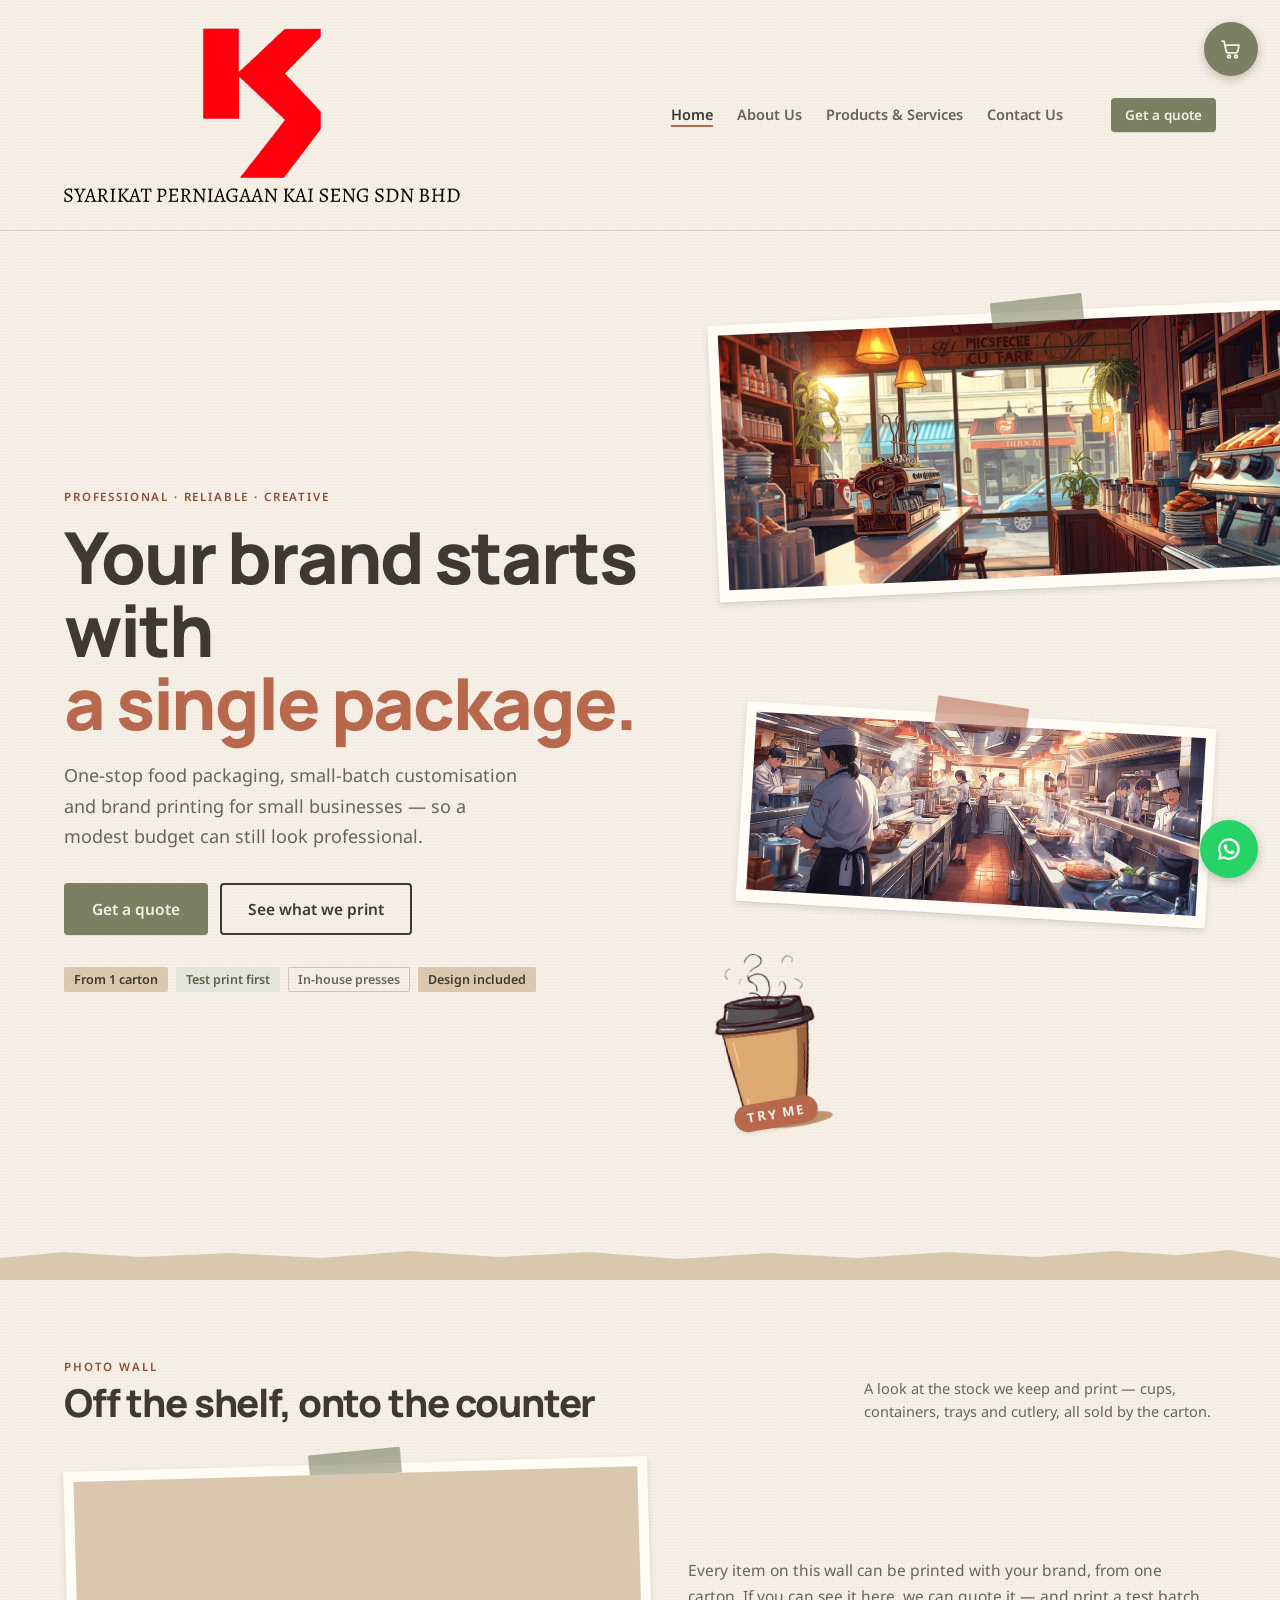
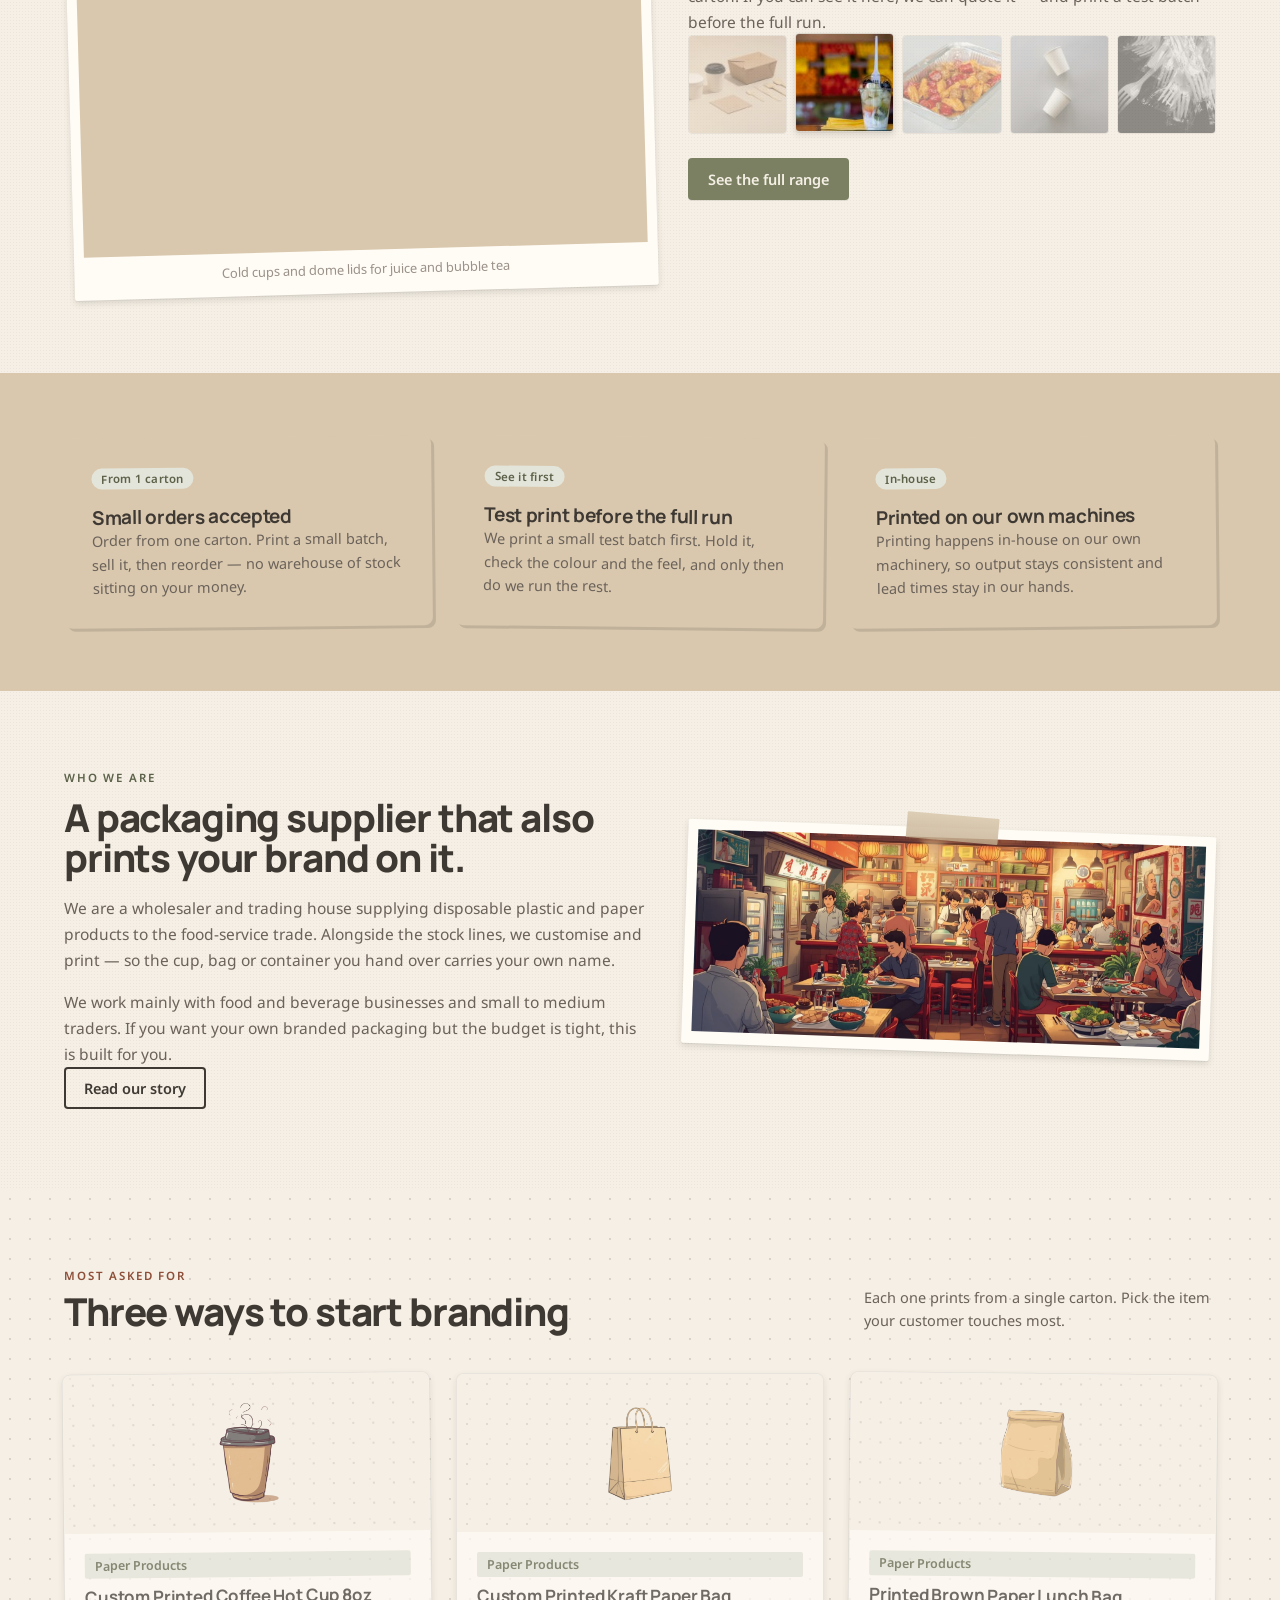
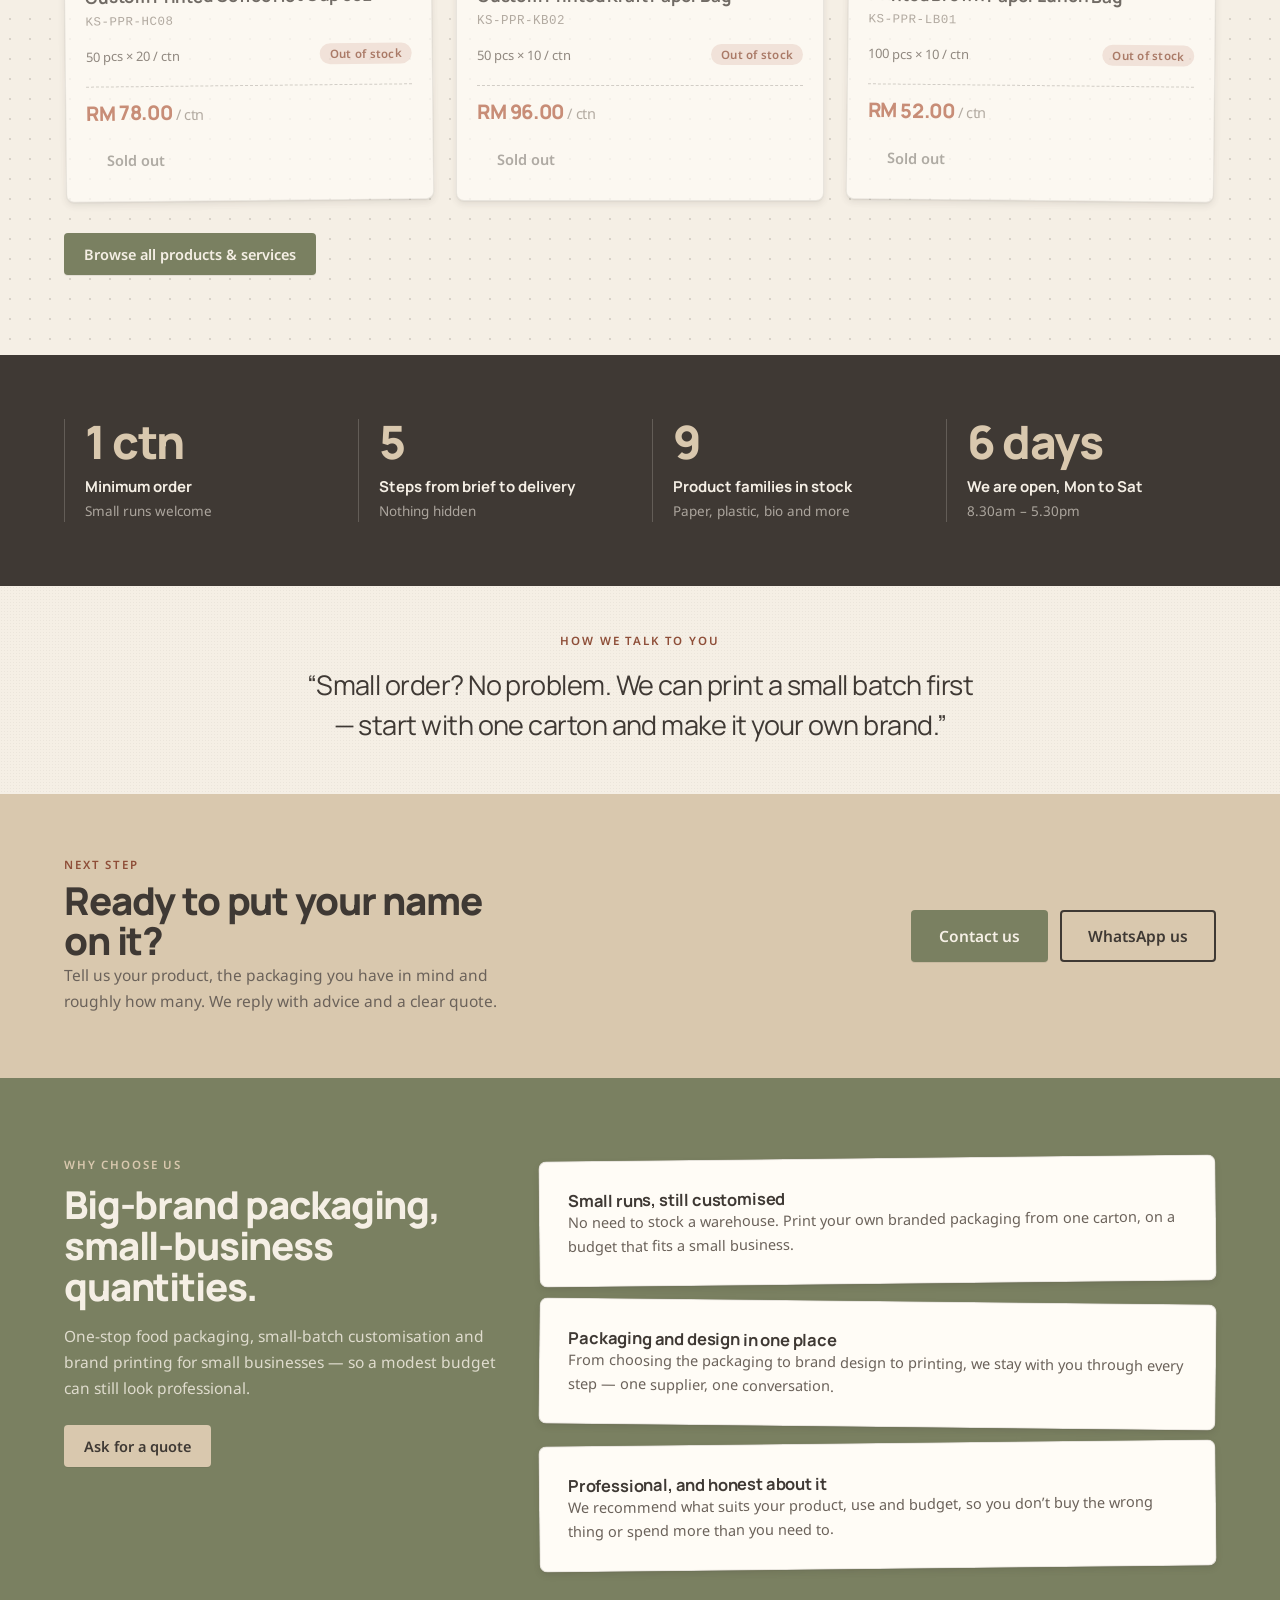
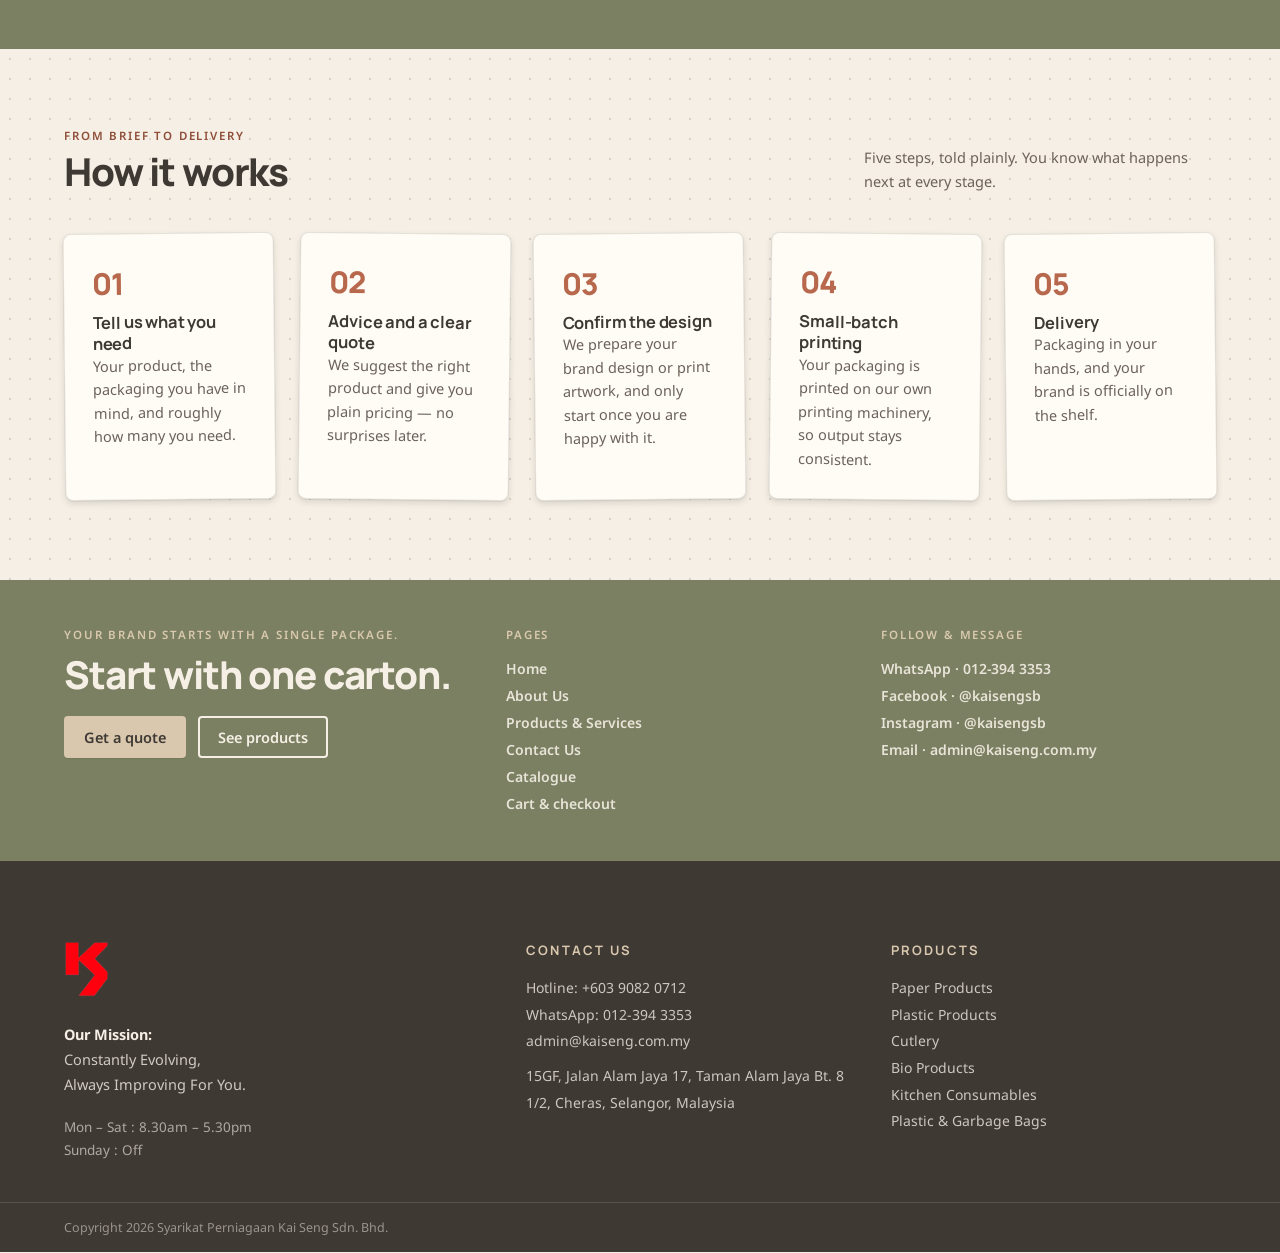
<file: index.html>
<!DOCTYPE html><html lang="en"><head><meta charset="utf-8"><meta name="viewport" content="width=device-width,initial-scale=1">
<title>Kai Seng — Your brand starts with a single package</title><meta name="description" content="Kai Seng supplies one-stop food packaging, small-batch customisation and brand printing for small businesses in Cheras, Selangor — branded packaging from one carton.">
<meta name="theme-color" content="#F5EFE5"><link rel="icon" href="favicon.ico" sizes="any"><link rel="apple-touch-icon" href="assets/logo/ks-mark.png">
<meta property="og:type" content="website"><meta property="og:site_name" content="Kai Seng"><meta property="og:title" content="Kai Seng — Your brand starts with a single package"><meta property="og:description" content="Kai Seng supplies one-stop food packaging, small-batch customisation and brand printing for small businesses in Cheras, Selangor — branded packaging from one carton."><meta property="og:image" content="assets/logo/ks-logo-full.png">
<link rel="stylesheet" href="_ds/kai-seng-design-system-ed6dd8b4-c462-4872-86d9-51d5a61e4152/tokens/fonts.css"><link rel="stylesheet" href="_ds/kai-seng-design-system-ed6dd8b4-c462-4872-86d9-51d5a61e4152/tokens/colors.css"><link rel="stylesheet" href="_ds/kai-seng-design-system-ed6dd8b4-c462-4872-86d9-51d5a61e4152/tokens/typography.css"><link rel="stylesheet" href="_ds/kai-seng-design-system-ed6dd8b4-c462-4872-86d9-51d5a61e4152/tokens/spacing.css"><link rel="stylesheet" href="_ds/kai-seng-design-system-ed6dd8b4-c462-4872-86d9-51d5a61e4152/tokens/shape.css"><link rel="stylesheet" href="_ds/kai-seng-design-system-ed6dd8b4-c462-4872-86d9-51d5a61e4152/tokens/elevation.css"><link rel="stylesheet" href="_ds/kai-seng-design-system-ed6dd8b4-c462-4872-86d9-51d5a61e4152/tokens/motion.css"><link rel="stylesheet" href="_ds/kai-seng-design-system-ed6dd8b4-c462-4872-86d9-51d5a61e4152/tokens/paper.css">
<link rel="stylesheet" href="site.css"></head><body><header class="site-head"><div class="navbar">
<a class="brand" href="index.html"><img class="brand-mark" src="assets/logo/ks-mark-only.png" alt="Kai Seng" width="461" height="589"><img class="brand-word" src="assets/logo/ks-wordmark.png" alt="Syarikat Perniagaan Kai Seng Sdn Bhd" width="766" height="29"></a>
<nav><a href="index.html" aria-current="page">Home</a><a href="about.html">About Us</a><a href="services.html">Products & Services</a><a href="contact.html">Contact Us</a></nav>
<div class="nav-cta"><a class="btn sm" href="contact.html">Get a quote</a></div></div></header>
<main>
<section class="grain" style="overflow:hidden"><div class="wrap split" style="padding:var(--space-12) var(--gutter)">
<div><span class="eyebrow clay">Professional · Reliable · Creative</span>
<h1 class="h1">Your brand starts with<br><span style="color:var(--ks-terracotta)">a single package.</span></h1>
<p class="lead mb8" style="max-width:46ch">One-stop food packaging, small-batch customisation and brand printing for small businesses — so a modest budget can still look professional.</p>
<div class="btnrow"><a class="btn lg" href="contact.html">Get a quote</a><a class="btn lg out" href="services.html">See what we print</a></div>
<div class="tagrow mt8"><span class="tag kraft">From 1 carton</span><span class="tag sage">Test print first</span><span class="tag out">In-house presses</span><span class="tag kraft">Design included</span></div></div>
<div class="heroart">
<div class="sticker s1"><img src="assets/imagery/scene-cafe.png" alt="Illustrated café counter with takeaway cups" width="1600" height="637" loading="lazy"></div>
<div class="sticker clay s2"><img src="assets/imagery/scene-kitchen.png" alt="Illustrated commercial kitchen" width="1600" height="637" loading="lazy"></div>
<div class="cuplift" aria-hidden="true"><img class="cup-flower" src="assets/products/cup-sun.png" alt="" width="460" height="454" loading="lazy"><img class="cup-lid" src="assets/products/cup-lid.png" alt="" width="420" height="106" loading="lazy"><img class="cup-body" src="assets/products/cup-body.png" alt="Printed coffee cup" width="420" height="129" loading="lazy"><span class="cup-tag">Try me</span></div>
</div></div><div class="torn"></div></section>

<section class="sec grain"><div class="wrap">
<div class="headrow"><div><span class="eyebrow clay">Photo wall</span><h2 class="h2 mt3">Off the shelf, onto the counter</h2></div><p class="p-sm">A look at the stock we keep and print — cups, containers, trays and cutlery, all sold by the carton.</p></div>
<div class="split" style="align-items:center">
<div class="sticker" style="rotate:-1.6deg"><div class="wall" id="wall"><img class="on" src="assets/photos/wall-1.jpg" alt="A full takeaway set — cup, container, bowl, serviette, cutlery" width="1100" height="666" decoding="async"><img src="assets/photos/wall-2.jpg" alt="Cold cups and dome lids for juice and bubble tea" width="1100" height="666" loading="lazy" decoding="async"><img src="assets/photos/wall-3.jpg" alt="Aluminium trays for catering and buffet lines" width="1100" height="666" loading="lazy" decoding="async"><img src="assets/photos/wall-4.jpg" alt="Plain paper cups — the blank canvas we print on" width="1100" height="666" loading="lazy" decoding="async"><img src="assets/photos/wall-5.jpg" alt="Individually wrapped cutlery, packed by the carton" width="1100" height="666" loading="lazy" decoding="async"></div><div class="wallcap" id="wall-cap">A full takeaway set — cup, container, bowl, serviette, cutlery</div></div>
<div><p class="p mb7">Every item on this wall can be printed with your brand, from one carton. If you can see it here, we can quote it — and print a test batch before the full run.</p>
<div class="thumbs" id="wall-thumbs"><button type="button" aria-label="A full takeaway set — cup, container, bowl, serviette, cutlery" aria-pressed="true"><img src="assets/photos/thumbs/wall-1.jpg" alt="" width="200" height="121" loading="lazy"></button><button type="button" aria-label="Cold cups and dome lids for juice and bubble tea" aria-pressed="false"><img src="assets/photos/thumbs/wall-2.jpg" alt="" width="200" height="121" loading="lazy"></button><button type="button" aria-label="Aluminium trays for catering and buffet lines" aria-pressed="false"><img src="assets/photos/thumbs/wall-3.jpg" alt="" width="200" height="121" loading="lazy"></button><button type="button" aria-label="Plain paper cups — the blank canvas we print on" aria-pressed="false"><img src="assets/photos/thumbs/wall-4.jpg" alt="" width="200" height="121" loading="lazy"></button><button type="button" aria-label="Individually wrapped cutlery, packed by the carton" aria-pressed="false"><img src="assets/photos/thumbs/wall-5.jpg" alt="" width="200" height="121" loading="lazy"></button></div>
<div class="btnrow"><a class="btn" href="services.html#catalogue">See the full range</a></div></div>
</div></div></section>

<section class="sand" style="padding:var(--space-11) 0"><div class="wrap grid g3">
<div class="card kraft lift tilt-a"><span class="badge ok">From 1 carton</span><h3 class="h3 mt5 mb3">Small orders accepted</h3><p class="p-sm">Order from one carton. Print a small batch, sell it, then reorder — no warehouse of stock sitting on your money.</p></div>
<div class="card kraft lift tilt-b"><span class="badge ok">See it first</span><h3 class="h3 mt5 mb3">Test print before the full run</h3><p class="p-sm">We print a small test batch first. Hold it, check the colour and the feel, and only then do we run the rest.</p></div>
<div class="card kraft lift tilt-a"><span class="badge ok">In-house</span><h3 class="h3 mt5 mb3">Printed on our own machines</h3><p class="p-sm">Printing happens in-house on our own machinery, so output stays consistent and lead times stay in our hands.</p></div>
</div></section>

<section class="sec grain"><div class="wrap split">
<div><span class="eyebrow">Who we are</span><h2 class="h2 mt4 mb5">A packaging supplier that also prints your brand on it.</h2>
<p class="p mb5">We are a wholesaler and trading house supplying disposable plastic and paper products to the food-service trade. Alongside the stock lines, we customise and print — so the cup, bag or container you hand over carries your own name.</p>
<p class="p mb7">We work mainly with food and beverage businesses and small to medium traders. If you want your own branded packaging but the budget is tight, this is built for you.</p>
<a class="btn out" href="about.html">Read our story</a></div>
<div class="sticker kraft" style="rotate:2deg"><img src="assets/imagery/scene-restaurant.png" alt="Illustrated restaurant service counter" width="1600" height="637" loading="lazy"></div>
</div></section>

<section class="sec dots"><div class="wrap">
<div class="headrow"><div><span class="eyebrow clay">Most asked for</span><h2 class="h2 mt3">Three ways to start branding</h2></div><p class="p-sm">Each one prints from a single carton. Pick the item your customer touches most.</p></div>
<div class="grid g3" id="featured-grid"></div>
<div class="btnrow mt8"><a class="btn" href="services.html#catalogue">Browse all products &amp; services</a></div></div></section>

<section class="ink on-dark" style="padding:var(--space-11) 0"><div class="wrap grid g4">
<div class="stat"><b>1 ctn</b><i>Minimum order</i><em>Small runs welcome</em></div>
<div class="stat"><b>5</b><i>Steps from brief to delivery</i><em>Nothing hidden</em></div>
<div class="stat"><b>9</b><i>Product families in stock</i><em>Paper, plastic, bio and more</em></div>
<div class="stat"><b>6 days</b><i>We are open, Mon to Sat</i><em>8.30am – 5.30pm</em></div>
</div></section>

<section class="sec-sm grain"><div class="narrow center"><span class="eyebrow clay">How we talk to you</span>
<p style="font:400 clamp(20px,2.4vw,27px)/1.5 var(--font-display);letter-spacing:-.02em;color:var(--text-heading);margin-top:var(--space-5)">“Small order? No problem. We can print a small batch first — start with one carton and make it your own brand.”</p></div></section>

<section class="sand" style="padding:var(--space-11) 0"><div class="wrap" style="display:flex;align-items:center;justify-content:space-between;gap:var(--gutter-lg);flex-wrap:wrap">
<div style="max-width:52ch"><span class="eyebrow clay">Next step</span><h2 class="h2 mt3 mb4">Ready to put your name on it?</h2><p class="p">Tell us your product, the packaging you have in mind and roughly how many. We reply with advice and a clear quote.</p></div>
<div class="btnrow"><a class="btn lg" href="contact.html">Contact us</a><a class="btn lg out" href="https://wa.me/60123943353" target="_blank" rel="noreferrer">WhatsApp us</a></div></div></section>
<section class="sage on-dark" style="padding:var(--space-12) 0"><div class="wrap split-r">
<div><span class="eyebrow-light">Why choose us</span><h2 class="h2 mt4 mb5">Big-brand packaging, small-business quantities.</h2>
<p class="p">One-stop food packaging, small-batch customisation and brand printing for small businesses — so a modest budget can still look professional.</p>
<div class="btnrow mt7"><a class="btn sec" href="contact.html">Ask for a quote</a></div></div>
<div class="stack" style="gap:var(--space-5)">
<div class="card tilt-a"><h3 class="h4 mb3">Small runs, still customised</h3><p class="p-sm">No need to stock a warehouse. Print your own branded packaging from one carton, on a budget that fits a small business.</p></div>
<div class="card tilt-b"><h3 class="h4 mb3">Packaging and design in one place</h3><p class="p-sm">From choosing the packaging to brand design to printing, we stay with you through every step — one supplier, one conversation.</p></div>
<div class="card tilt-a"><h3 class="h4 mb3">Professional, and honest about it</h3><p class="p-sm">We recommend what suits your product, use and budget, so you don’t buy the wrong thing or spend more than you need to.</p></div>
</div></div></section>
<section class="sec dots"><div class="wrap">
<div class="headrow"><div><span class="eyebrow clay">From brief to delivery</span><h2 class="h2 mt3">How it works</h2></div><p class="p-sm">Five steps, told plainly. You know what happens next at every stage.</p></div>
<div class="grid g5"><div class="card lift tilt-a"><span class="stepnum">01</span><h3 class="h4 mb3">Tell us what you need</h3><p class="p-sm">Your product, the packaging you have in mind, and roughly how many you need.</p></div><div class="card lift tilt-b"><span class="stepnum">02</span><h3 class="h4 mb3">Advice and a clear quote</h3><p class="p-sm">We suggest the right product and give you plain pricing — no surprises later.</p></div><div class="card lift tilt-a"><span class="stepnum">03</span><h3 class="h4 mb3">Confirm the design</h3><p class="p-sm">We prepare your brand design or print artwork, and only start once you are happy with it.</p></div><div class="card lift tilt-b"><span class="stepnum">04</span><h3 class="h4 mb3">Small-batch printing</h3><p class="p-sm">Your packaging is printed on our own printing machinery, so output stays consistent.</p></div><div class="card lift tilt-a"><span class="stepnum">05</span><h3 class="h4 mb3">Delivery</h3><p class="p-sm">Packaging in your hands, and your brand is officially on the shelf.</p></div></div></div></section>
</main><div class="foot-band on-dark"><div class="wrap footgrid">
<div><span class="eyebrow-light">Your brand starts with a single package.</span><h2 class="h2 mt4 mb6">Start with one carton.</h2>
<div class="btnrow"><a class="btn sec" href="contact.html">Get a quote</a><a class="btn out light" href="services.html">See products</a></div></div>
<div><span class="eyebrow-light">Pages</span><div class="stack mt5" style="gap:var(--space-3)"><a class="footlink" href="index.html">Home</a><a class="footlink" href="about.html">About Us</a><a class="footlink" href="services.html">Products & Services</a><a class="footlink" href="contact.html">Contact Us</a><a class="footlink" href="services.html#catalogue">Catalogue</a><a class="footlink" href="checkout.html">Cart &amp; checkout</a></div></div>
<div><span class="eyebrow-light">Follow &amp; message</span><div class="stack mt5" style="gap:var(--space-3)"><a class="footlink" href="https://wa.me/60123943353" target="_blank" rel="noreferrer">WhatsApp · 012-394 3353</a><a class="footlink" href="https://www.facebook.com/kaisengsb/" target="_blank" rel="noreferrer">Facebook · @kaisengsb</a><a class="footlink" href="https://www.instagram.com/kaisengsb/" target="_blank" rel="noreferrer">Instagram · @kaisengsb</a><a class="footlink" href="mailto:admin@kaiseng.com.my">Email · admin@kaiseng.com.my</a></div></div>
</div></div>
<footer class="site-foot"><div class="footmain">
<div><img src="assets/logo/ks-mark.png" alt="Kai Seng mark" width="520" height="620" style="height:56px;width:auto;margin-bottom:var(--space-6)" loading="lazy">
<p class="mb6"><b style="color:var(--ks-cream)">Our Mission:</b><br>Constantly Evolving,<br>Always Improving For You.</p>
<p style="font-size:13.5px;color:rgba(245,239,229,.62)">Mon – Sat : 8.30am – 5.30pm<br>Sunday : Off</p></div>
<div><h4>Contact Us</h4><a href="tel:+60390820712">Hotline: +603 9082 0712</a><a href="https://wa.me/60123943353" target="_blank" rel="noreferrer">WhatsApp: 012-394 3353</a><a href="mailto:admin@kaiseng.com.my">admin@kaiseng.com.my</a><span style="margin-top:var(--space-3)">15GF, Jalan Alam Jaya 17, Taman Alam Jaya Bt. 8 1/2, Cheras, Selangor, Malaysia</span></div>
<div><h4>Products</h4><a href="services.html#catalogue">Paper Products</a><a href="services.html#catalogue">Plastic Products</a><a href="services.html#catalogue">Cutlery</a><a href="services.html#catalogue">Bio Products</a><a href="services.html#catalogue">Kitchen Consumables</a><a href="services.html#catalogue">Plastic &amp; Garbage Bags</a></div>
</div><div class="footbar"><div>Copyright <span data-year>2026</span> Syarikat Perniagaan Kai Seng Sdn. Bhd.</div></div></footer>
<script src="data.js"></script><script src="app.js"></script></body></html>
</file>
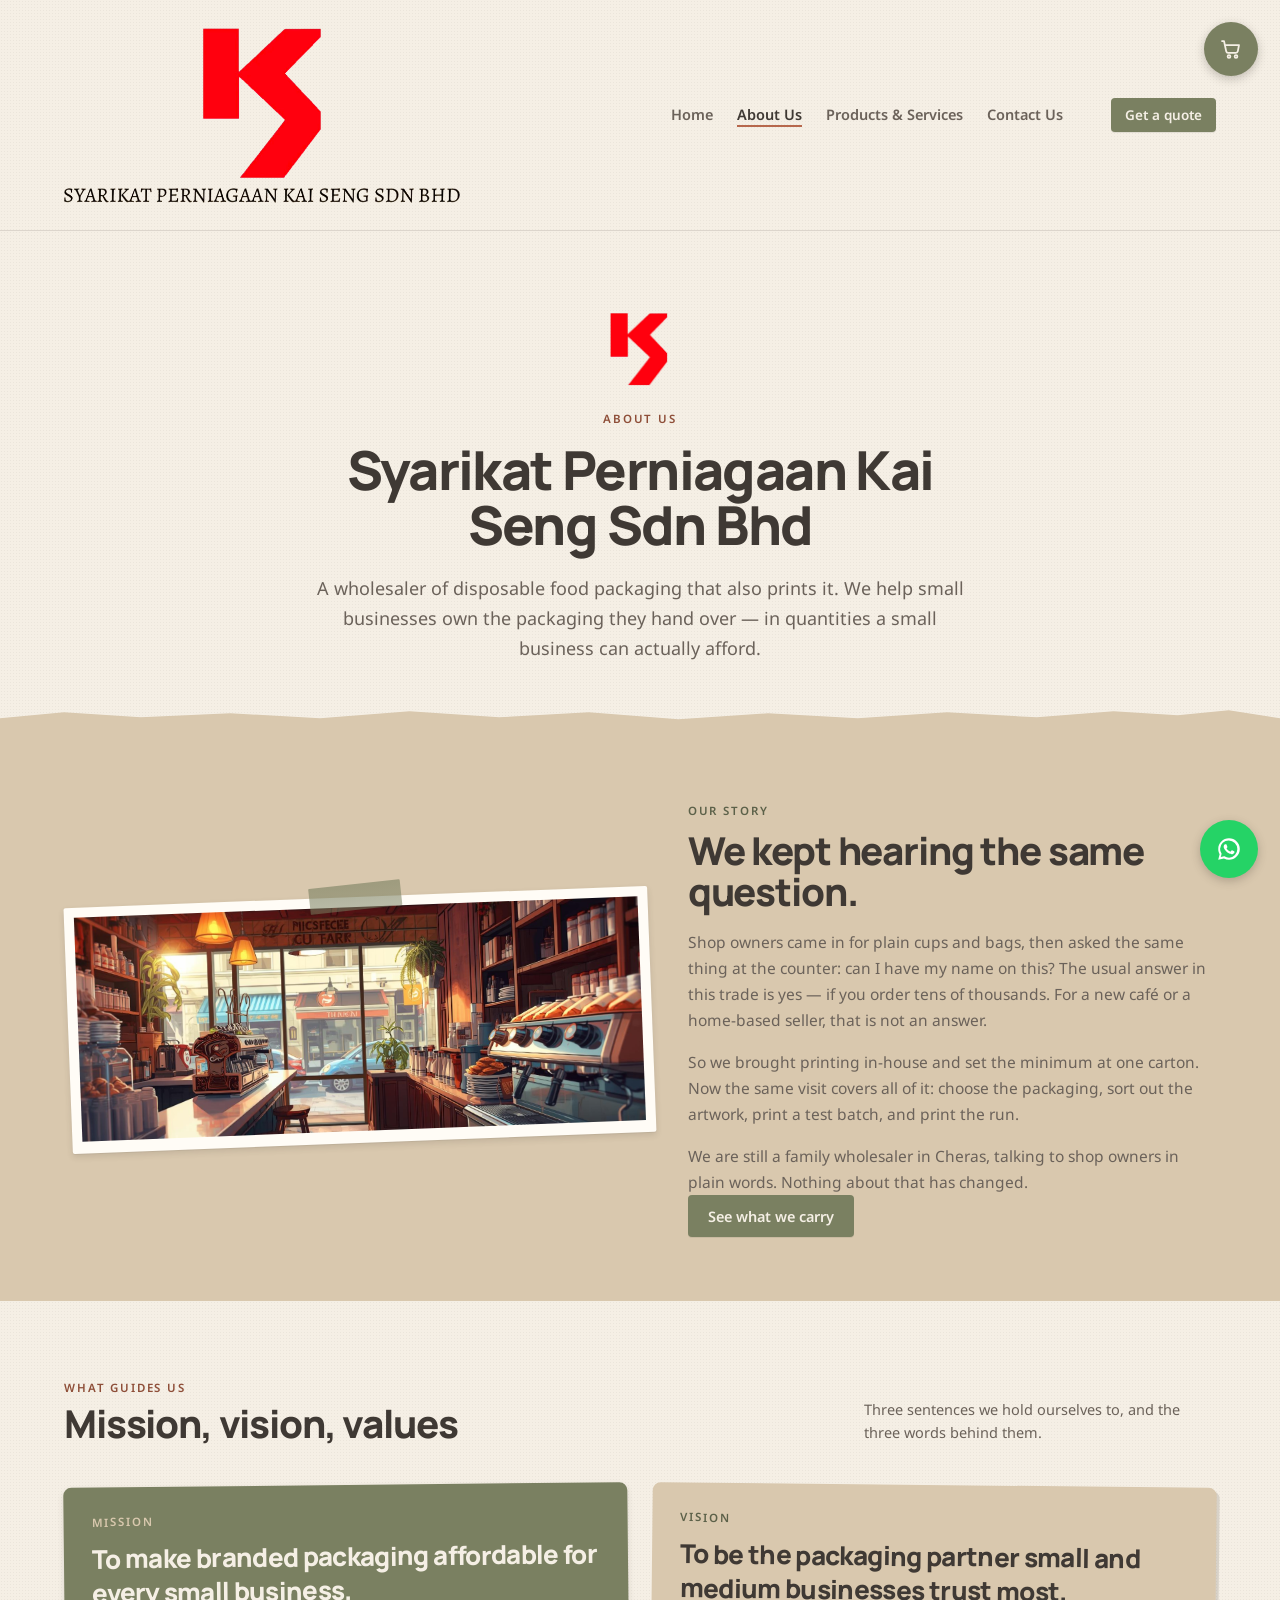
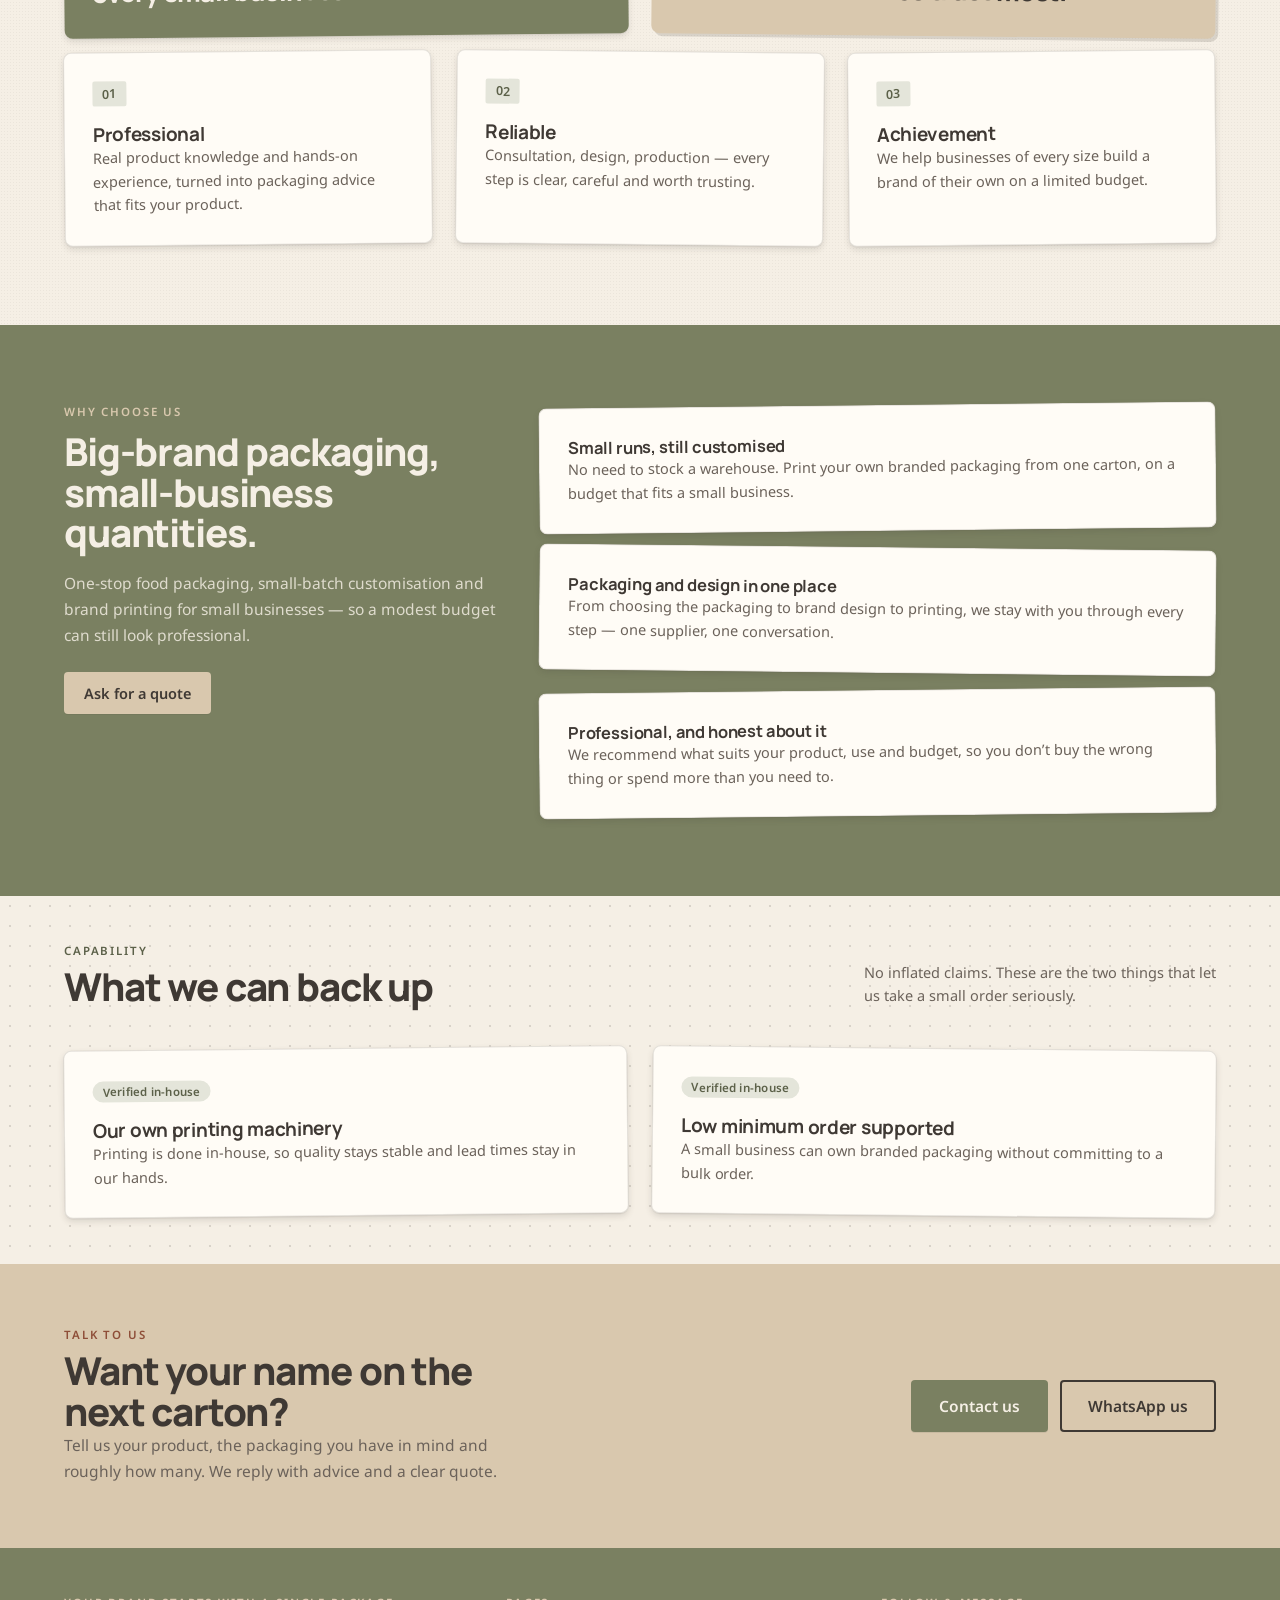
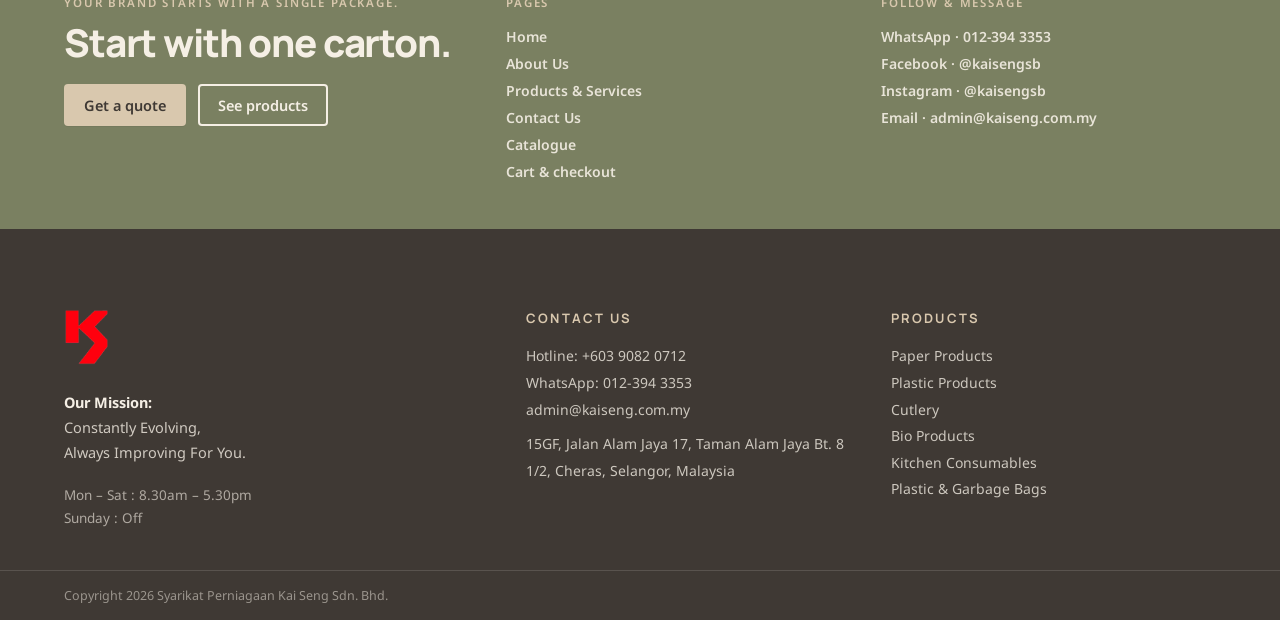
<file: about.html>
<!DOCTYPE html><html lang="en"><head><meta charset="utf-8"><meta name="viewport" content="width=device-width,initial-scale=1">
<title>About Us — Kai Seng | Branded packaging from one carton</title><meta name="description" content="Syarikat Perniagaan Kai Seng Sdn Bhd is a Cheras wholesaler of disposable food packaging that also prints it — making branded packaging affordable for every small business.">
<meta name="theme-color" content="#F5EFE5"><link rel="icon" href="favicon.ico" sizes="any"><link rel="apple-touch-icon" href="assets/logo/ks-mark.png">
<meta property="og:type" content="website"><meta property="og:site_name" content="Kai Seng"><meta property="og:title" content="About Us — Kai Seng | Branded packaging from one carton"><meta property="og:description" content="Syarikat Perniagaan Kai Seng Sdn Bhd is a Cheras wholesaler of disposable food packaging that also prints it — making branded packaging affordable for every small business."><meta property="og:image" content="assets/logo/ks-logo-full.png">
<link rel="stylesheet" href="_ds/kai-seng-design-system-ed6dd8b4-c462-4872-86d9-51d5a61e4152/tokens/fonts.css"><link rel="stylesheet" href="_ds/kai-seng-design-system-ed6dd8b4-c462-4872-86d9-51d5a61e4152/tokens/colors.css"><link rel="stylesheet" href="_ds/kai-seng-design-system-ed6dd8b4-c462-4872-86d9-51d5a61e4152/tokens/typography.css"><link rel="stylesheet" href="_ds/kai-seng-design-system-ed6dd8b4-c462-4872-86d9-51d5a61e4152/tokens/spacing.css"><link rel="stylesheet" href="_ds/kai-seng-design-system-ed6dd8b4-c462-4872-86d9-51d5a61e4152/tokens/shape.css"><link rel="stylesheet" href="_ds/kai-seng-design-system-ed6dd8b4-c462-4872-86d9-51d5a61e4152/tokens/elevation.css"><link rel="stylesheet" href="_ds/kai-seng-design-system-ed6dd8b4-c462-4872-86d9-51d5a61e4152/tokens/motion.css"><link rel="stylesheet" href="_ds/kai-seng-design-system-ed6dd8b4-c462-4872-86d9-51d5a61e4152/tokens/paper.css">
<link rel="stylesheet" href="site.css"></head><body><header class="site-head"><div class="navbar">
<a class="brand" href="index.html"><img class="brand-mark" src="assets/logo/ks-mark-only.png" alt="Kai Seng" width="461" height="589"><img class="brand-word" src="assets/logo/ks-wordmark.png" alt="Syarikat Perniagaan Kai Seng Sdn Bhd" width="766" height="29"></a>
<nav><a href="index.html">Home</a><a href="about.html" aria-current="page">About Us</a><a href="services.html">Products & Services</a><a href="contact.html">Contact Us</a></nav>
<div class="nav-cta"><a class="btn sm" href="contact.html">Get a quote</a></div></div></header>
<main>
<section class="grain" style="padding-top:var(--space-12)"><div class="narrow center" style="padding-bottom:var(--space-10)">
<img src="assets/logo/ks-mark.png" alt="Kai Seng mark" width="520" height="620" style="height:76px;width:auto;margin-bottom:var(--space-6)">
<span class="eyebrow clay">About us</span><h1 class="h1 sm">Syarikat Perniagaan Kai Seng Sdn Bhd</h1>
<p class="lead">A wholesaler of disposable food packaging that also prints it. We help small businesses own the packaging they hand over — in quantities a small business can actually afford.</p>
</div><div class="torn"></div></section>

<section class="sand" style="padding:var(--space-11) 0"><div class="wrap split">
<div class="sticker" style="rotate:-2.2deg"><img src="assets/imagery/scene-cafe.png" alt="Illustrated café counter" width="1600" height="637" loading="lazy"></div>
<div><span class="eyebrow">Our story</span><h2 class="h2 mt4 mb5">We kept hearing the same question.</h2>
<p class="p mb5">Shop owners came in for plain cups and bags, then asked the same thing at the counter: can I have my name on this? The usual answer in this trade is yes — if you order tens of thousands. For a new café or a home-based seller, that is not an answer.</p>
<p class="p mb5">So we brought printing in-house and set the minimum at one carton. Now the same visit covers all of it: choose the packaging, sort out the artwork, print a test batch, and print the run.</p>
<p class="p mb7">We are still a family wholesaler in Cheras, talking to shop owners in plain words. Nothing about that has changed.</p>
<a class="btn" href="services.html">See what we carry</a></div>
</div></section>

<section class="sec grain"><div class="wrap">
<div class="headrow"><div><span class="eyebrow clay">What guides us</span><h2 class="h2 mt3">Mission, vision, values</h2></div><p class="p-sm">Three sentences we hold ourselves to, and the three words behind them.</p></div>
<div class="grid g2 mb5">
<div class="card sage on-dark tilt-a"><span class="eyebrow-light">Mission</span><p class="mt4" style="font:800 clamp(20px,2.2vw,26px)/1.3 var(--font-display);letter-spacing:-.025em;color:var(--text-inverse)">To make branded packaging affordable for every small business.</p></div>
<div class="card kraft tilt-b"><span class="eyebrow">Vision</span><p class="mt4" style="font:800 clamp(20px,2.2vw,26px)/1.3 var(--font-display);letter-spacing:-.025em;color:var(--text-heading)">To be the packaging partner small and medium businesses trust most.</p></div>
</div>
<div class="grid g3">
<div class="card lift tilt-a"><span class="tag sage">01</span><h3 class="h3 mt5 mb3">Professional</h3><p class="p-sm">Real product knowledge and hands-on experience, turned into packaging advice that fits your product.</p></div>
<div class="card lift tilt-b"><span class="tag sage">02</span><h3 class="h3 mt5 mb3">Reliable</h3><p class="p-sm">Consultation, design, production — every step is clear, careful and worth trusting.</p></div>
<div class="card lift tilt-a"><span class="tag sage">03</span><h3 class="h3 mt5 mb3">Achievement</h3><p class="p-sm">We help businesses of every size build a brand of their own on a limited budget.</p></div>
</div></div></section>

<section class="sage on-dark" style="padding:var(--space-12) 0"><div class="wrap split-r">
<div><span class="eyebrow-light">Why choose us</span><h2 class="h2 mt4 mb5">Big-brand packaging, small-business quantities.</h2>
<p class="p">One-stop food packaging, small-batch customisation and brand printing for small businesses — so a modest budget can still look professional.</p>
<div class="btnrow mt7"><a class="btn sec" href="contact.html">Ask for a quote</a></div></div>
<div class="stack" style="gap:var(--space-5)">
<div class="card tilt-a"><h3 class="h4 mb3">Small runs, still customised</h3><p class="p-sm">No need to stock a warehouse. Print your own branded packaging from one carton, on a budget that fits a small business.</p></div>
<div class="card tilt-b"><h3 class="h4 mb3">Packaging and design in one place</h3><p class="p-sm">From choosing the packaging to brand design to printing, we stay with you through every step — one supplier, one conversation.</p></div>
<div class="card tilt-a"><h3 class="h4 mb3">Professional, and honest about it</h3><p class="p-sm">We recommend what suits your product, use and budget, so you don’t buy the wrong thing or spend more than you need to.</p></div>
</div></div></section>

<section class="sec-sm dots"><div class="wrap">
<div class="headrow"><div><span class="eyebrow">Capability</span><h2 class="h2 mt3">What we can back up</h2></div><p class="p-sm">No inflated claims. These are the two things that let us take a small order seriously.</p></div>
<div class="grid g2">
<div class="card tilt-a"><span class="badge ok">Verified in-house</span><h3 class="h3 mt5 mb3">Our own printing machinery</h3><p class="p-sm">Printing is done in-house, so quality stays stable and lead times stay in our hands.</p></div>
<div class="card tilt-b"><span class="badge ok">Verified in-house</span><h3 class="h3 mt5 mb3">Low minimum order supported</h3><p class="p-sm">A small business can own branded packaging without committing to a bulk order.</p></div>
</div></div></section>

<section class="sand" style="padding:var(--space-11) 0"><div class="wrap" style="display:flex;align-items:center;justify-content:space-between;gap:var(--gutter-lg);flex-wrap:wrap">
<div style="max-width:52ch"><span class="eyebrow clay">Talk to us</span><h2 class="h2 mt3 mb4">Want your name on the next carton?</h2><p class="p">Tell us your product, the packaging you have in mind and roughly how many. We reply with advice and a clear quote.</p></div>
<div class="btnrow"><a class="btn lg" href="contact.html">Contact us</a><a class="btn lg out" href="https://wa.me/60123943353" target="_blank" rel="noreferrer">WhatsApp us</a></div></div></section>
</main><div class="foot-band on-dark"><div class="wrap footgrid">
<div><span class="eyebrow-light">Your brand starts with a single package.</span><h2 class="h2 mt4 mb6">Start with one carton.</h2>
<div class="btnrow"><a class="btn sec" href="contact.html">Get a quote</a><a class="btn out light" href="services.html">See products</a></div></div>
<div><span class="eyebrow-light">Pages</span><div class="stack mt5" style="gap:var(--space-3)"><a class="footlink" href="index.html">Home</a><a class="footlink" href="about.html">About Us</a><a class="footlink" href="services.html">Products & Services</a><a class="footlink" href="contact.html">Contact Us</a><a class="footlink" href="services.html#catalogue">Catalogue</a><a class="footlink" href="checkout.html">Cart &amp; checkout</a></div></div>
<div><span class="eyebrow-light">Follow &amp; message</span><div class="stack mt5" style="gap:var(--space-3)"><a class="footlink" href="https://wa.me/60123943353" target="_blank" rel="noreferrer">WhatsApp · 012-394 3353</a><a class="footlink" href="https://www.facebook.com/kaisengsb/" target="_blank" rel="noreferrer">Facebook · @kaisengsb</a><a class="footlink" href="https://www.instagram.com/kaisengsb/" target="_blank" rel="noreferrer">Instagram · @kaisengsb</a><a class="footlink" href="mailto:admin@kaiseng.com.my">Email · admin@kaiseng.com.my</a></div></div>
</div></div>
<footer class="site-foot"><div class="footmain">
<div><img src="assets/logo/ks-mark.png" alt="Kai Seng mark" width="520" height="620" style="height:56px;width:auto;margin-bottom:var(--space-6)" loading="lazy">
<p class="mb6"><b style="color:var(--ks-cream)">Our Mission:</b><br>Constantly Evolving,<br>Always Improving For You.</p>
<p style="font-size:13.5px;color:rgba(245,239,229,.62)">Mon – Sat : 8.30am – 5.30pm<br>Sunday : Off</p></div>
<div><h4>Contact Us</h4><a href="tel:+60390820712">Hotline: +603 9082 0712</a><a href="https://wa.me/60123943353" target="_blank" rel="noreferrer">WhatsApp: 012-394 3353</a><a href="mailto:admin@kaiseng.com.my">admin@kaiseng.com.my</a><span style="margin-top:var(--space-3)">15GF, Jalan Alam Jaya 17, Taman Alam Jaya Bt. 8 1/2, Cheras, Selangor, Malaysia</span></div>
<div><h4>Products</h4><a href="services.html#catalogue">Paper Products</a><a href="services.html#catalogue">Plastic Products</a><a href="services.html#catalogue">Cutlery</a><a href="services.html#catalogue">Bio Products</a><a href="services.html#catalogue">Kitchen Consumables</a><a href="services.html#catalogue">Plastic &amp; Garbage Bags</a></div>
</div><div class="footbar"><div>Copyright <span data-year>2026</span> Syarikat Perniagaan Kai Seng Sdn. Bhd.</div></div></footer>
<script src="data.js"></script><script src="app.js"></script></body></html>
</file>
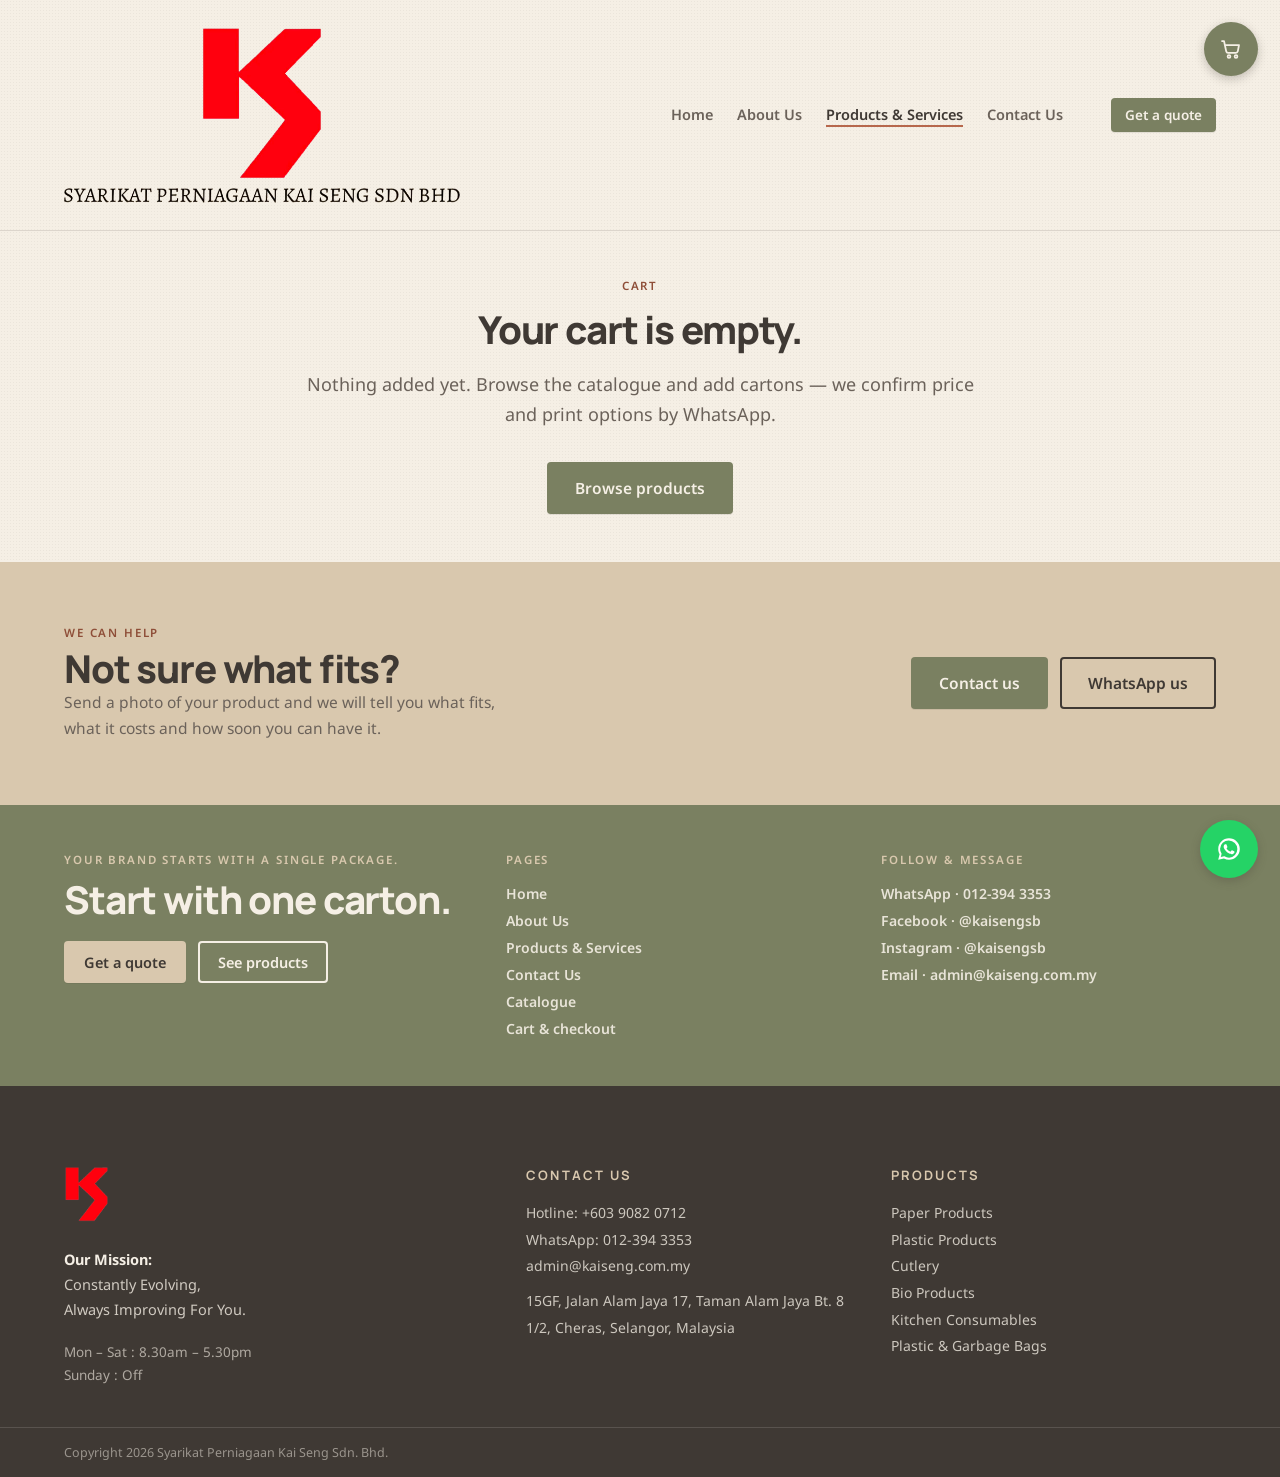
<file: checkout.html>
<!DOCTYPE html><html lang="en"><head><meta charset="utf-8"><meta name="viewport" content="width=device-width,initial-scale=1">
<title>Cart & Checkout — Kai Seng | Send your order by WhatsApp</title><meta name="description" content="Review your cartons, then send the order to Kai Seng on WhatsApp. We confirm price, printing and delivery by hand — no online payment.">
<meta name="theme-color" content="#F5EFE5"><link rel="icon" href="favicon.ico" sizes="any"><link rel="apple-touch-icon" href="assets/logo/ks-mark.png">
<meta property="og:type" content="website"><meta property="og:site_name" content="Kai Seng"><meta property="og:title" content="Cart & Checkout — Kai Seng | Send your order by WhatsApp"><meta property="og:description" content="Review your cartons, then send the order to Kai Seng on WhatsApp. We confirm price, printing and delivery by hand — no online payment."><meta property="og:image" content="assets/logo/ks-logo-full.png">
<link rel="stylesheet" href="_ds/kai-seng-design-system-ed6dd8b4-c462-4872-86d9-51d5a61e4152/tokens/fonts.css"><link rel="stylesheet" href="_ds/kai-seng-design-system-ed6dd8b4-c462-4872-86d9-51d5a61e4152/tokens/colors.css"><link rel="stylesheet" href="_ds/kai-seng-design-system-ed6dd8b4-c462-4872-86d9-51d5a61e4152/tokens/typography.css"><link rel="stylesheet" href="_ds/kai-seng-design-system-ed6dd8b4-c462-4872-86d9-51d5a61e4152/tokens/spacing.css"><link rel="stylesheet" href="_ds/kai-seng-design-system-ed6dd8b4-c462-4872-86d9-51d5a61e4152/tokens/shape.css"><link rel="stylesheet" href="_ds/kai-seng-design-system-ed6dd8b4-c462-4872-86d9-51d5a61e4152/tokens/elevation.css"><link rel="stylesheet" href="_ds/kai-seng-design-system-ed6dd8b4-c462-4872-86d9-51d5a61e4152/tokens/motion.css"><link rel="stylesheet" href="_ds/kai-seng-design-system-ed6dd8b4-c462-4872-86d9-51d5a61e4152/tokens/paper.css">
<link rel="stylesheet" href="site.css"></head><body><header class="site-head"><div class="navbar">
<a class="brand" href="index.html"><img class="brand-mark" src="assets/logo/ks-mark-only.png" alt="Kai Seng" width="461" height="589"><img class="brand-word" src="assets/logo/ks-wordmark.png" alt="Syarikat Perniagaan Kai Seng Sdn Bhd" width="766" height="29"></a>
<nav><a href="index.html">Home</a><a href="about.html">About Us</a><a href="services.html" aria-current="page">Products & Services</a><a href="contact.html">Contact Us</a></nav>
<div class="nav-cta"><a class="btn sm" href="contact.html">Get a quote</a></div></div></header>
<main>
<section class="grain" style="padding:var(--space-10) 0"><div id="checkout"></div></section>
<section class="sand" style="padding:var(--space-11) 0"><div class="wrap" style="display:flex;align-items:center;justify-content:space-between;gap:var(--gutter-lg);flex-wrap:wrap">
<div style="max-width:52ch"><span class="eyebrow clay">We can help</span><h2 class="h2 mt3 mb4">Not sure what fits?</h2><p class="p">Send a photo of your product and we will tell you what fits, what it costs and how soon you can have it.</p></div>
<div class="btnrow"><a class="btn lg" href="contact.html">Contact us</a><a class="btn lg out" href="https://wa.me/60123943353" target="_blank" rel="noreferrer">WhatsApp us</a></div></div></section>
</main><div class="foot-band on-dark"><div class="wrap footgrid">
<div><span class="eyebrow-light">Your brand starts with a single package.</span><h2 class="h2 mt4 mb6">Start with one carton.</h2>
<div class="btnrow"><a class="btn sec" href="contact.html">Get a quote</a><a class="btn out light" href="services.html">See products</a></div></div>
<div><span class="eyebrow-light">Pages</span><div class="stack mt5" style="gap:var(--space-3)"><a class="footlink" href="index.html">Home</a><a class="footlink" href="about.html">About Us</a><a class="footlink" href="services.html">Products & Services</a><a class="footlink" href="contact.html">Contact Us</a><a class="footlink" href="services.html#catalogue">Catalogue</a><a class="footlink" href="checkout.html">Cart &amp; checkout</a></div></div>
<div><span class="eyebrow-light">Follow &amp; message</span><div class="stack mt5" style="gap:var(--space-3)"><a class="footlink" href="https://wa.me/60123943353" target="_blank" rel="noreferrer">WhatsApp · 012-394 3353</a><a class="footlink" href="https://www.facebook.com/kaisengsb/" target="_blank" rel="noreferrer">Facebook · @kaisengsb</a><a class="footlink" href="https://www.instagram.com/kaisengsb/" target="_blank" rel="noreferrer">Instagram · @kaisengsb</a><a class="footlink" href="mailto:admin@kaiseng.com.my">Email · admin@kaiseng.com.my</a></div></div>
</div></div>
<footer class="site-foot"><div class="footmain">
<div><img src="assets/logo/ks-mark.png" alt="Kai Seng mark" width="520" height="620" style="height:56px;width:auto;margin-bottom:var(--space-6)" loading="lazy">
<p class="mb6"><b style="color:var(--ks-cream)">Our Mission:</b><br>Constantly Evolving,<br>Always Improving For You.</p>
<p style="font-size:13.5px;color:rgba(245,239,229,.62)">Mon – Sat : 8.30am – 5.30pm<br>Sunday : Off</p></div>
<div><h4>Contact Us</h4><a href="tel:+60390820712">Hotline: +603 9082 0712</a><a href="https://wa.me/60123943353" target="_blank" rel="noreferrer">WhatsApp: 012-394 3353</a><a href="mailto:admin@kaiseng.com.my">admin@kaiseng.com.my</a><span style="margin-top:var(--space-3)">15GF, Jalan Alam Jaya 17, Taman Alam Jaya Bt. 8 1/2, Cheras, Selangor, Malaysia</span></div>
<div><h4>Products</h4><a href="services.html#catalogue">Paper Products</a><a href="services.html#catalogue">Plastic Products</a><a href="services.html#catalogue">Cutlery</a><a href="services.html#catalogue">Bio Products</a><a href="services.html#catalogue">Kitchen Consumables</a><a href="services.html#catalogue">Plastic &amp; Garbage Bags</a></div>
</div><div class="footbar"><div>Copyright <span data-year>2026</span> Syarikat Perniagaan Kai Seng Sdn. Bhd.</div></div></footer>
<script src="data.js"></script><script src="app.js"></script></body></html>
</file>
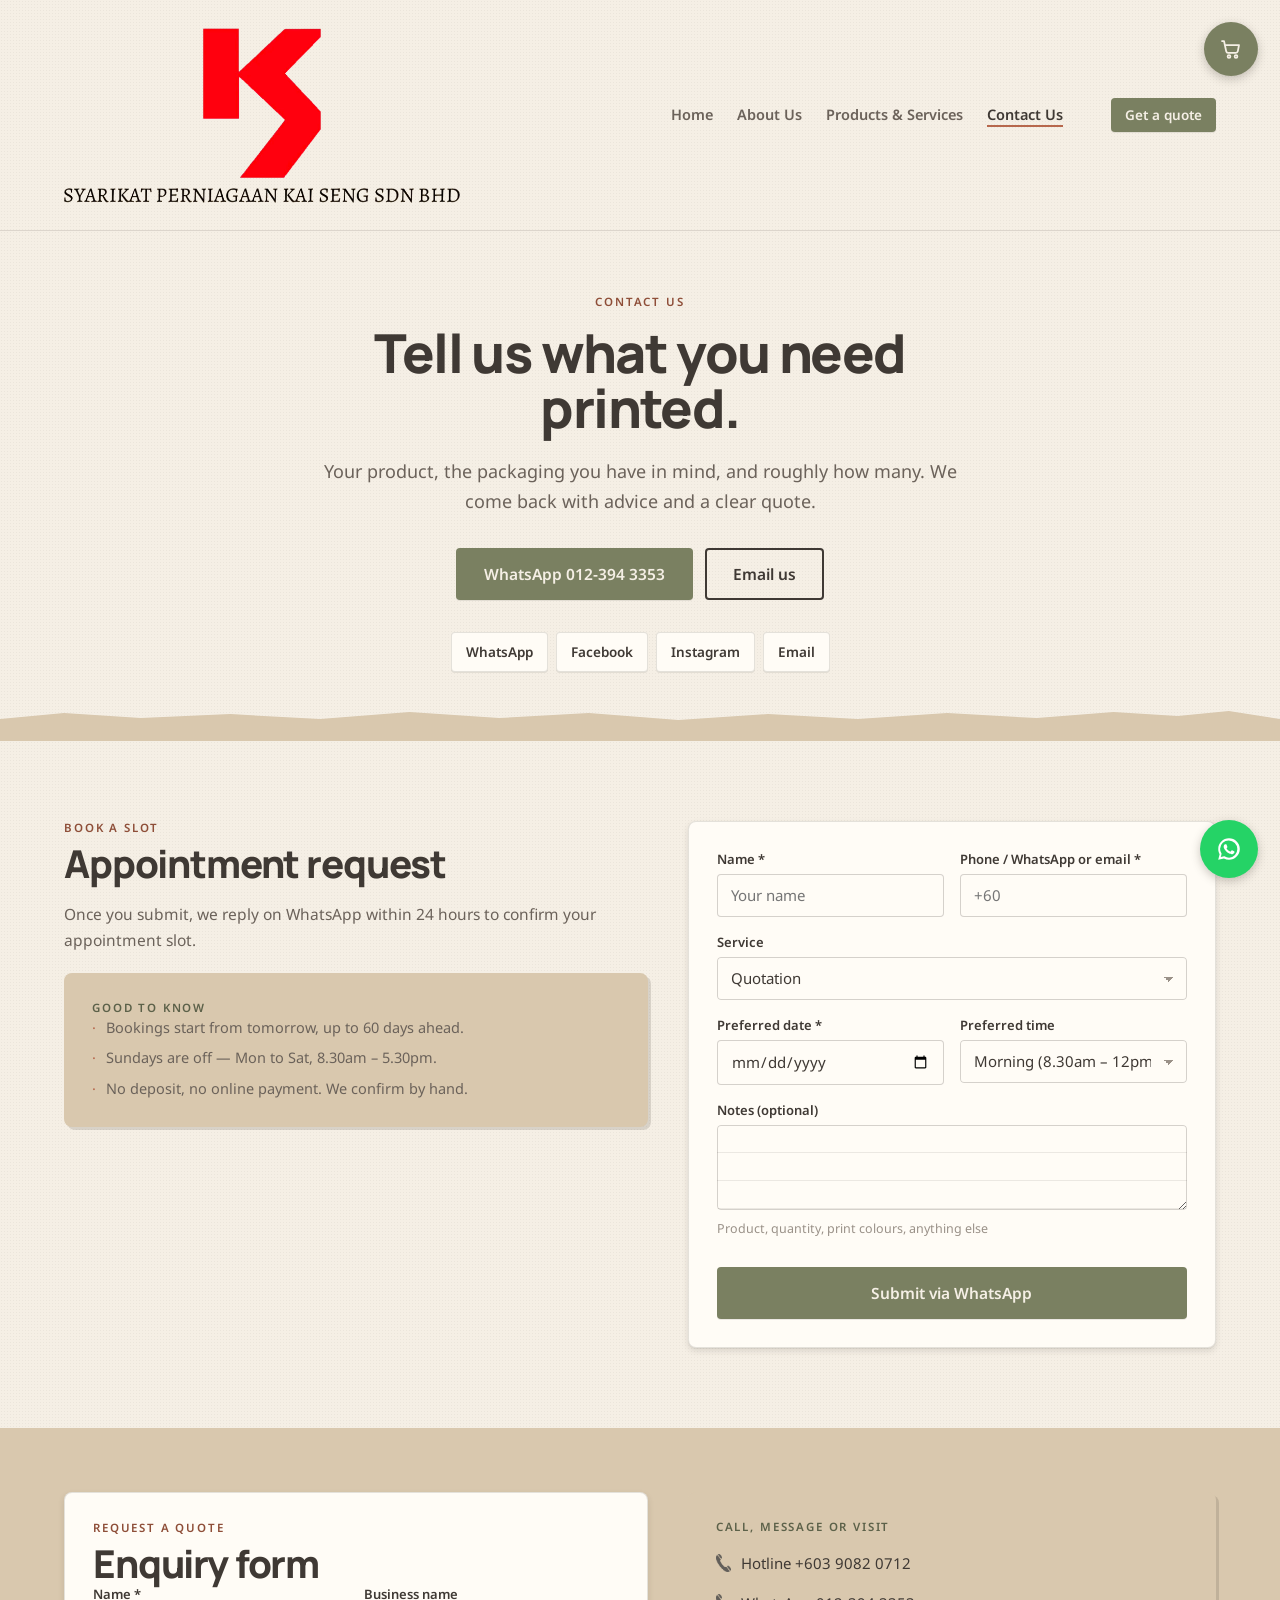
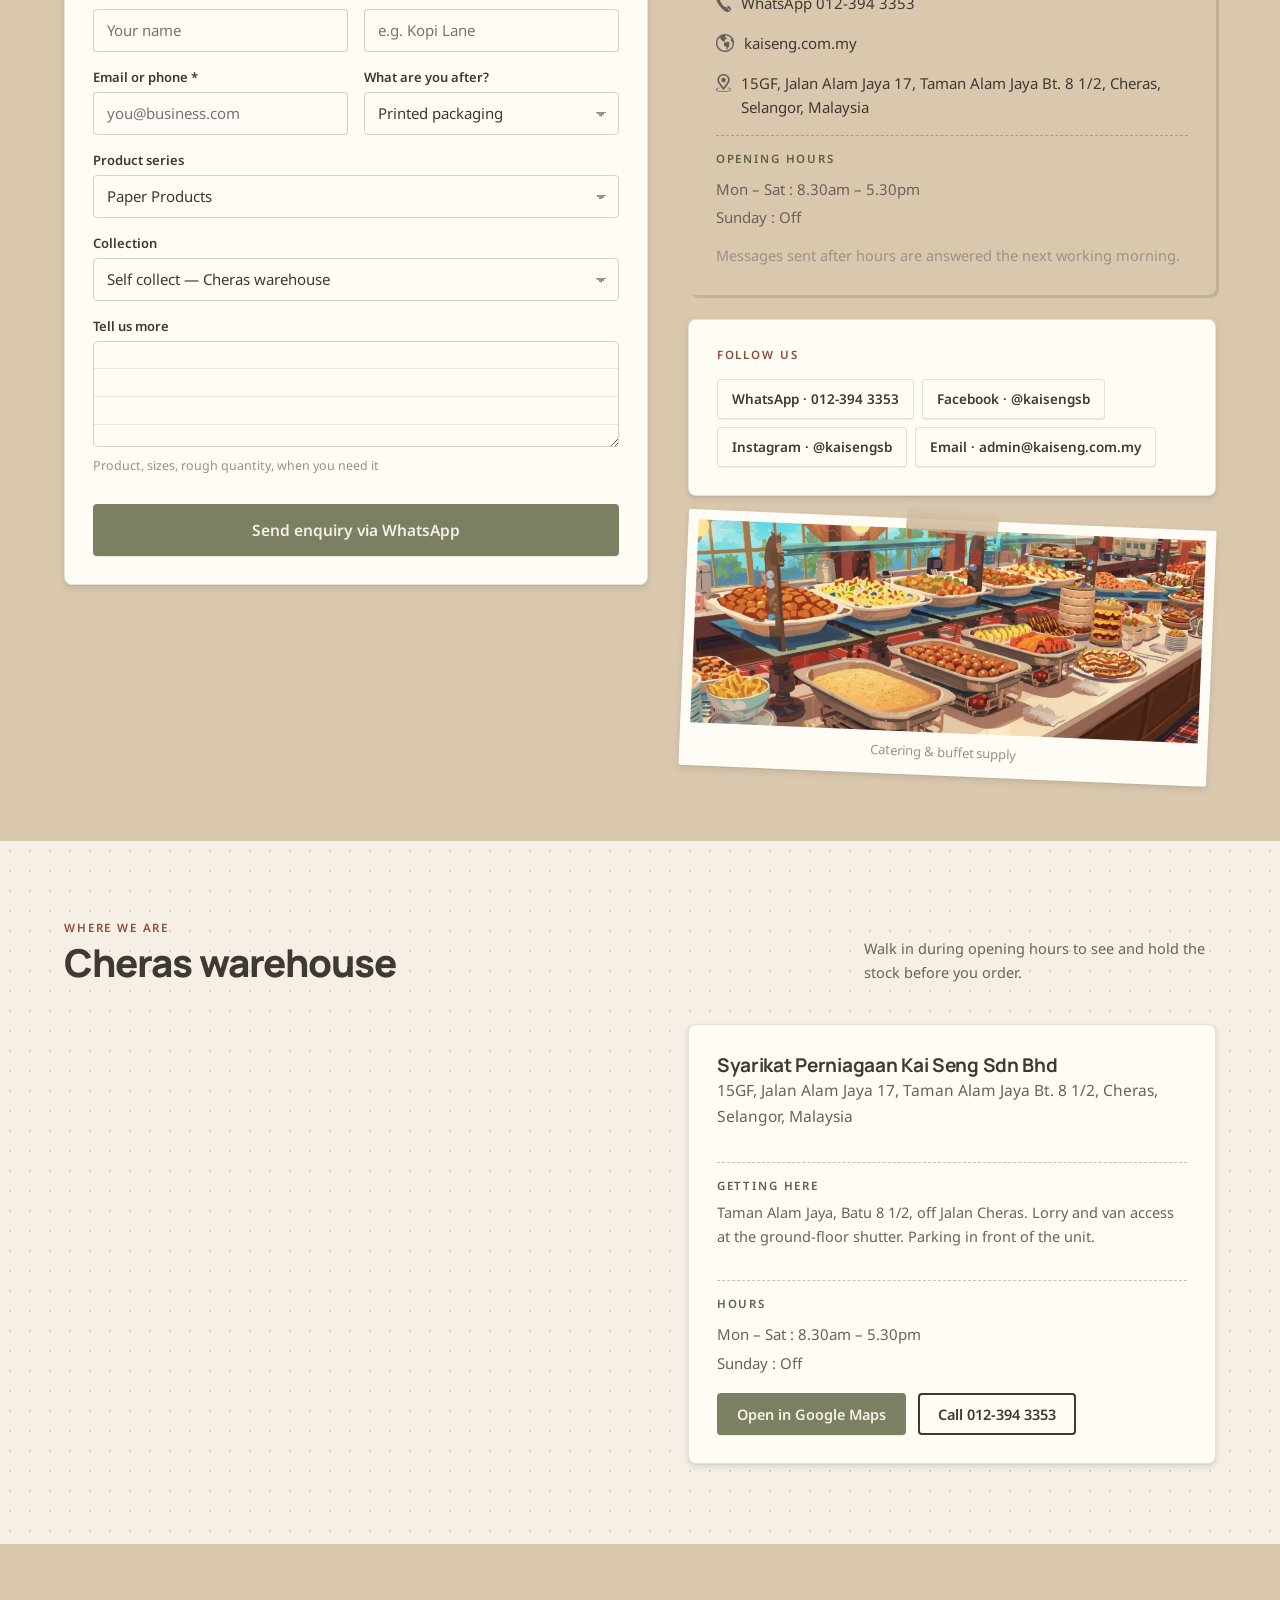
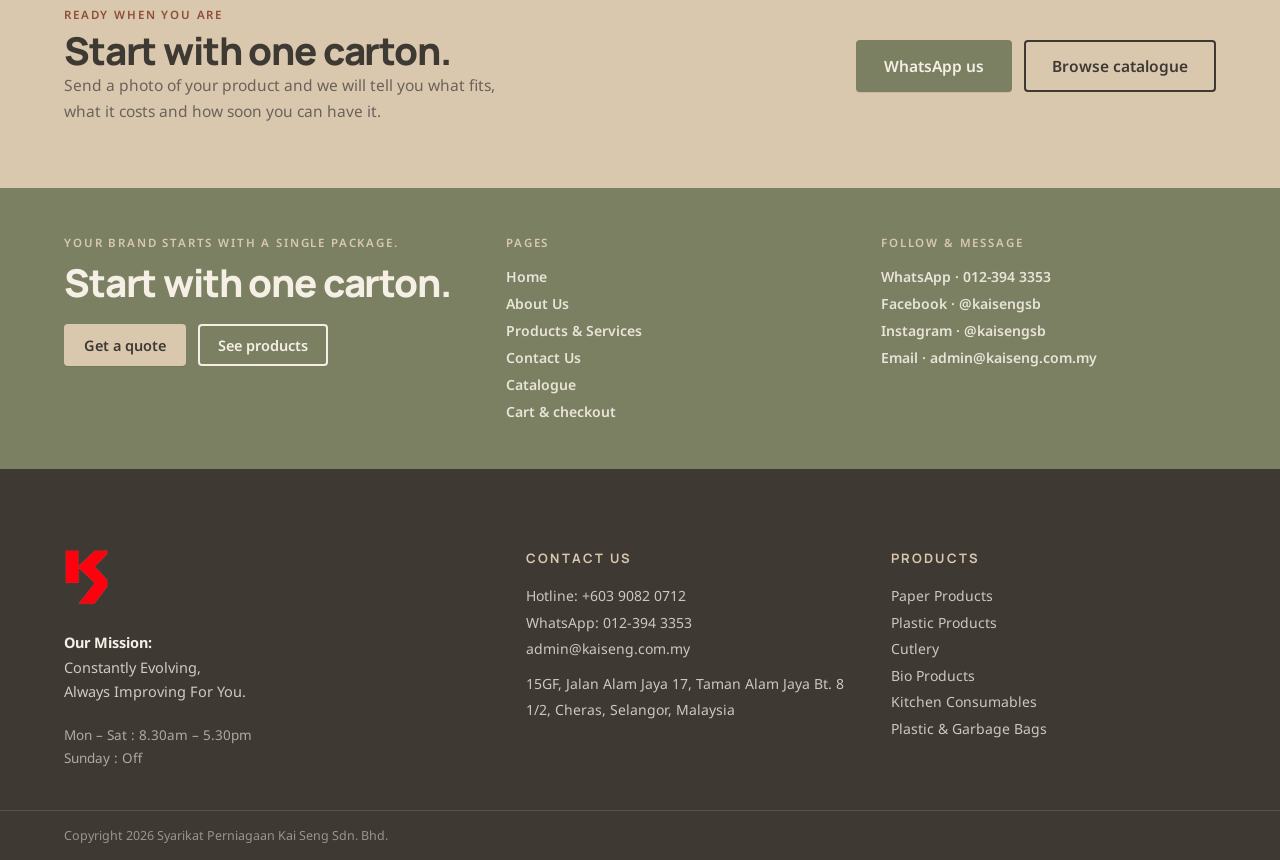
<file: contact.html>
<!DOCTYPE html><html lang="en"><head><meta charset="utf-8"><meta name="viewport" content="width=device-width,initial-scale=1">
<title>Contact Us — Kai Seng | Cheras packaging supplier</title><meta name="description" content="WhatsApp 012-394 3353 or visit our Cheras warehouse, Mon to Sat 8.30am – 5.30pm. Book an appointment for a quotation or printing service.">
<meta name="theme-color" content="#F5EFE5"><link rel="icon" href="favicon.ico" sizes="any"><link rel="apple-touch-icon" href="assets/logo/ks-mark.png">
<meta property="og:type" content="website"><meta property="og:site_name" content="Kai Seng"><meta property="og:title" content="Contact Us — Kai Seng | Cheras packaging supplier"><meta property="og:description" content="WhatsApp 012-394 3353 or visit our Cheras warehouse, Mon to Sat 8.30am – 5.30pm. Book an appointment for a quotation or printing service."><meta property="og:image" content="assets/logo/ks-logo-full.png">
<link rel="stylesheet" href="_ds/kai-seng-design-system-ed6dd8b4-c462-4872-86d9-51d5a61e4152/tokens/fonts.css"><link rel="stylesheet" href="_ds/kai-seng-design-system-ed6dd8b4-c462-4872-86d9-51d5a61e4152/tokens/colors.css"><link rel="stylesheet" href="_ds/kai-seng-design-system-ed6dd8b4-c462-4872-86d9-51d5a61e4152/tokens/typography.css"><link rel="stylesheet" href="_ds/kai-seng-design-system-ed6dd8b4-c462-4872-86d9-51d5a61e4152/tokens/spacing.css"><link rel="stylesheet" href="_ds/kai-seng-design-system-ed6dd8b4-c462-4872-86d9-51d5a61e4152/tokens/shape.css"><link rel="stylesheet" href="_ds/kai-seng-design-system-ed6dd8b4-c462-4872-86d9-51d5a61e4152/tokens/elevation.css"><link rel="stylesheet" href="_ds/kai-seng-design-system-ed6dd8b4-c462-4872-86d9-51d5a61e4152/tokens/motion.css"><link rel="stylesheet" href="_ds/kai-seng-design-system-ed6dd8b4-c462-4872-86d9-51d5a61e4152/tokens/paper.css">
<link rel="stylesheet" href="site.css"></head><body><header class="site-head"><div class="navbar">
<a class="brand" href="index.html"><img class="brand-mark" src="assets/logo/ks-mark-only.png" alt="Kai Seng" width="461" height="589"><img class="brand-word" src="assets/logo/ks-wordmark.png" alt="Syarikat Perniagaan Kai Seng Sdn Bhd" width="766" height="29"></a>
<nav><a href="index.html">Home</a><a href="about.html">About Us</a><a href="services.html">Products & Services</a><a href="contact.html" aria-current="page">Contact Us</a></nav>
<div class="nav-cta"><a class="btn sm" href="contact.html">Get a quote</a></div></div></header>
<main>
<section class="grain"><div class="narrow center" style="padding:var(--space-11) var(--gutter) var(--space-9)">
<span class="eyebrow clay">Contact us</span><h1 class="h1 sm">Tell us what you need printed.</h1>
<p class="lead mb8">Your product, the packaging you have in mind, and roughly how many. We come back with advice and a clear quote.</p>
<div class="btnrow" style="justify-content:center"><a class="btn lg" href="https://wa.me/60123943353" target="_blank" rel="noreferrer">WhatsApp 012-394 3353</a><a class="btn lg out" href="mailto:admin@kaiseng.com.my">Email us</a></div>
<div class="tagrow mt8" style="justify-content:center"><a class="social" href="https://wa.me/60123943353" target="_blank" rel="noreferrer">WhatsApp</a><a class="social" href="https://www.facebook.com/kaisengsb/" target="_blank" rel="noreferrer">Facebook</a><a class="social" href="https://www.instagram.com/kaisengsb/" target="_blank" rel="noreferrer">Instagram</a><a class="social" href="mailto:admin@kaiseng.com.my">Email</a></div>
</div><div class="torn"></div></section>

<section class="sec grain" id="booking"><div class="wrap split" style="align-items:start">
<div><span class="eyebrow clay">Book a slot</span><h2 class="h2 mt3 mb5">Appointment request</h2>
<p class="p mb6">Once you submit, we reply on WhatsApp within 24 hours to confirm your appointment slot.</p>
<div class="card kraft"><span class="eyebrow">Good to know</span><ul class="ticks mt4">
<li>Bookings start from tomorrow, up to 60 days ahead.</li><li>Sundays are off — Mon to Sat, 8.30am – 5.30pm.</li><li>No deposit, no online payment. We confirm by hand.</li></ul></div></div>
<div class="card" id="booking-form">
<div class="grid g2" style="gap:var(--space-5)">
<label class="field" data-f="name"><span>Name *</span><input placeholder="Your name"><em>Please enter your name.</em></label>
<label class="field" data-f="contact"><span>Phone / WhatsApp or email *</span><input placeholder="+60"><em>Please enter a phone number or email.</em></label>
<label class="field" data-f="service" style="grid-column:1/-1"><span>Service</span><select><option>Quotation</option><option>Printing service</option></select></label>
<label class="field" data-f="date"><span>Preferred date *</span><input type="date"><em>Please choose a date.</em></label>
<label class="field" data-f="time"><span>Preferred time</span><select><option>Morning (8.30am – 12pm)</option><option>Afternoon (2pm – 5.30pm)</option></select></label>
<label class="field" data-f="notes" style="grid-column:1/-1"><span>Notes (optional)</span><textarea rows="3"></textarea><span class="hint">Product, quantity, print colours, anything else</span></label>
</div>
<div class="mt7"><button class="btn lg full" type="button" id="booking-send">Submit via WhatsApp</button></div>
<p class="formerr" id="booking-err">Please complete the highlighted fields above.</p></div>
</div></section>

<section class="sand" style="padding:var(--space-11) 0" id="enquiry"><div class="wrap split" style="align-items:start">
<div class="card" id="enquiry-form">
<span class="eyebrow clay">Request a quote</span><h2 class="h2 mt3 mb7">Enquiry form</h2>
<div class="grid g2" style="gap:var(--space-5)">
<label class="field" data-f="name"><span>Name *</span><input placeholder="Your name"><em>Please enter your name.</em></label>
<label class="field" data-f="business"><span>Business name</span><input placeholder="e.g. Kopi Lane"></label>
<label class="field" data-f="contact"><span>Email or phone *</span><input placeholder="you@business.com"><em>Please enter a contact.</em></label>
<label class="field" data-f="want"><span>What are you after?</span><select><option>Printed packaging</option><option>Plain stock by the carton</option><option>Test print first</option><option>Brand design help</option><option>Not sure yet</option></select></label>
<label class="field" data-f="series" style="grid-column:1/-1"><span>Product series</span><select><option>Paper Products</option><option>Plastic Products</option><option>Cutlery</option><option>Bio Products</option><option>Kitchen Consumables</option><option>Plastic &amp; Garbage Bags</option></select></label>
<label class="field" data-f="collect" style="grid-column:1/-1"><span>Collection</span><select><option>Self collect — Cheras warehouse</option><option>Delivery — Klang Valley</option><option>Courier — East Malaysia</option></select></label>
<label class="field" data-f="details" style="grid-column:1/-1"><span>Tell us more</span><textarea rows="4"></textarea><span class="hint">Product, sizes, rough quantity, when you need it</span></label>
</div>
<div class="mt7"><button class="btn lg full" type="button" id="enquiry-send">Send enquiry via WhatsApp</button></div>
<p class="formerr" id="enquiry-err">Please complete the highlighted fields.</p></div>
<div class="stack-lg">
<div class="card kraft"><span class="eyebrow">Call, message or visit</span>
<div class="stack mt5" style="gap:var(--space-5);font:400 15px/1.6 var(--font-body);color:var(--text-heading)">
<span><img src="assets/icons/phone.png" alt="" width="696" height="800" style="height:18px;width:auto;vertical-align:-3px;margin-right:10px;opacity:.8" loading="lazy">Hotline +603 9082 0712</span>
<span><img src="assets/icons/phone.png" alt="" width="696" height="800" style="height:18px;width:auto;vertical-align:-3px;margin-right:10px;opacity:.8" loading="lazy">WhatsApp 012-394 3353</span>
<span><img src="assets/icons/globe.png" alt="" width="696" height="800" style="height:18px;width:auto;vertical-align:-3px;margin-right:10px;opacity:.8" loading="lazy">kaiseng.com.my</span>
<span style="display:flex;gap:10px"><img src="assets/icons/pin.png" alt="" width="696" height="800" style="height:18px;width:auto;margin-top:3px;opacity:.8" loading="lazy">15GF, Jalan Alam Jaya 17, Taman Alam Jaya Bt. 8 1/2, Cheras, Selangor, Malaysia</span></div>
<div class="ruled"><span class="eyebrow">Opening hours</span>
<div class="mt3" style="font:400 15px/1.9 var(--font-body);color:var(--text-body)">Mon – Sat : 8.30am – 5.30pm<br>Sunday : Off</div>
<p class="p-sm muted mt4">Messages sent after hours are answered the next working morning.</p></div></div>
<div class="card"><span class="eyebrow clay">Follow us</span><div class="tagrow mt5"><a class="social" href="https://wa.me/60123943353" target="_blank" rel="noreferrer">WhatsApp · 012-394 3353</a><a class="social" href="https://www.facebook.com/kaisengsb/" target="_blank" rel="noreferrer">Facebook · @kaisengsb</a><a class="social" href="https://www.instagram.com/kaisengsb/" target="_blank" rel="noreferrer">Instagram · @kaisengsb</a><a class="social" href="mailto:admin@kaiseng.com.my">Email · admin@kaiseng.com.my</a></div></div>
<div class="sticker kraft" style="rotate:2.4deg"><img src="assets/imagery/scene-buffet.png" alt="Illustrated catering buffet line" width="1600" height="637" loading="lazy"><div class="wallcap">Catering &amp; buffet supply</div></div>
</div></div></section>

<section class="sec dots" id="location"><div class="wrap">
<div class="headrow"><div><span class="eyebrow clay">Where we are</span><h2 class="h2 mt3">Cheras warehouse</h2></div><p class="p-sm">Walk in during opening hours to see and hold the stock before you order.</p></div>
<div class="split" style="align-items:stretch">
<iframe class="mapframe" src="https://maps.google.com/maps?q=Jalan%20Alam%20Jaya%2017%20Taman%20Alam%20Jaya%20Cheras%20Selangor&z=15&output=embed" title="Kai Seng warehouse location map" loading="lazy" referrerpolicy="no-referrer-when-downgrade"></iframe>
<div class="card" style="display:flex;flex-direction:column;gap:var(--space-5)">
<div><h3 class="h3 mb3">Syarikat Perniagaan Kai Seng Sdn Bhd</h3><p class="p">15GF, Jalan Alam Jaya 17, Taman Alam Jaya Bt. 8 1/2, Cheras, Selangor, Malaysia</p></div>
<div class="ruled"><span class="eyebrow">Getting here</span><p class="p-sm mt3">Taman Alam Jaya, Batu 8 1/2, off Jalan Cheras. Lorry and van access at the ground-floor shutter. Parking in front of the unit.</p></div>
<div class="ruled"><span class="eyebrow">Hours</span><div class="mt3" style="font:400 15px/1.9 var(--font-body);color:var(--text-body)">Mon – Sat : 8.30am – 5.30pm<br>Sunday : Off</div></div>
<div class="btnrow" style="margin-top:auto"><a class="btn" href="https://maps.app.goo.gl/uLKqzJNF4qdNSqXFA" target="_blank" rel="noreferrer">Open in Google Maps</a><a class="btn out" href="tel:+60123943353">Call 012-394 3353</a></div>
</div></div></div></section>

<section class="sand" style="padding:var(--space-11) 0"><div class="wrap" style="display:flex;align-items:center;justify-content:space-between;gap:var(--gutter-lg);flex-wrap:wrap">
<div style="max-width:52ch"><span class="eyebrow clay">Ready when you are</span><h2 class="h2 mt3 mb4">Start with one carton.</h2><p class="p">Send a photo of your product and we will tell you what fits, what it costs and how soon you can have it.</p></div>
<div class="btnrow"><a class="btn lg" href="https://wa.me/60123943353" target="_blank" rel="noreferrer">WhatsApp us</a><a class="btn lg out" href="services.html#catalogue">Browse catalogue</a></div></div></section>
</main><div class="foot-band on-dark"><div class="wrap footgrid">
<div><span class="eyebrow-light">Your brand starts with a single package.</span><h2 class="h2 mt4 mb6">Start with one carton.</h2>
<div class="btnrow"><a class="btn sec" href="contact.html">Get a quote</a><a class="btn out light" href="services.html">See products</a></div></div>
<div><span class="eyebrow-light">Pages</span><div class="stack mt5" style="gap:var(--space-3)"><a class="footlink" href="index.html">Home</a><a class="footlink" href="about.html">About Us</a><a class="footlink" href="services.html">Products & Services</a><a class="footlink" href="contact.html">Contact Us</a><a class="footlink" href="services.html#catalogue">Catalogue</a><a class="footlink" href="checkout.html">Cart &amp; checkout</a></div></div>
<div><span class="eyebrow-light">Follow &amp; message</span><div class="stack mt5" style="gap:var(--space-3)"><a class="footlink" href="https://wa.me/60123943353" target="_blank" rel="noreferrer">WhatsApp · 012-394 3353</a><a class="footlink" href="https://www.facebook.com/kaisengsb/" target="_blank" rel="noreferrer">Facebook · @kaisengsb</a><a class="footlink" href="https://www.instagram.com/kaisengsb/" target="_blank" rel="noreferrer">Instagram · @kaisengsb</a><a class="footlink" href="mailto:admin@kaiseng.com.my">Email · admin@kaiseng.com.my</a></div></div>
</div></div>
<footer class="site-foot"><div class="footmain">
<div><img src="assets/logo/ks-mark.png" alt="Kai Seng mark" width="520" height="620" style="height:56px;width:auto;margin-bottom:var(--space-6)" loading="lazy">
<p class="mb6"><b style="color:var(--ks-cream)">Our Mission:</b><br>Constantly Evolving,<br>Always Improving For You.</p>
<p style="font-size:13.5px;color:rgba(245,239,229,.62)">Mon – Sat : 8.30am – 5.30pm<br>Sunday : Off</p></div>
<div><h4>Contact Us</h4><a href="tel:+60390820712">Hotline: +603 9082 0712</a><a href="https://wa.me/60123943353" target="_blank" rel="noreferrer">WhatsApp: 012-394 3353</a><a href="mailto:admin@kaiseng.com.my">admin@kaiseng.com.my</a><span style="margin-top:var(--space-3)">15GF, Jalan Alam Jaya 17, Taman Alam Jaya Bt. 8 1/2, Cheras, Selangor, Malaysia</span></div>
<div><h4>Products</h4><a href="services.html#catalogue">Paper Products</a><a href="services.html#catalogue">Plastic Products</a><a href="services.html#catalogue">Cutlery</a><a href="services.html#catalogue">Bio Products</a><a href="services.html#catalogue">Kitchen Consumables</a><a href="services.html#catalogue">Plastic &amp; Garbage Bags</a></div>
</div><div class="footbar"><div>Copyright <span data-year>2026</span> Syarikat Perniagaan Kai Seng Sdn. Bhd.</div></div></footer>
<script src="data.js"></script><script src="app.js"></script></body></html>
</file>
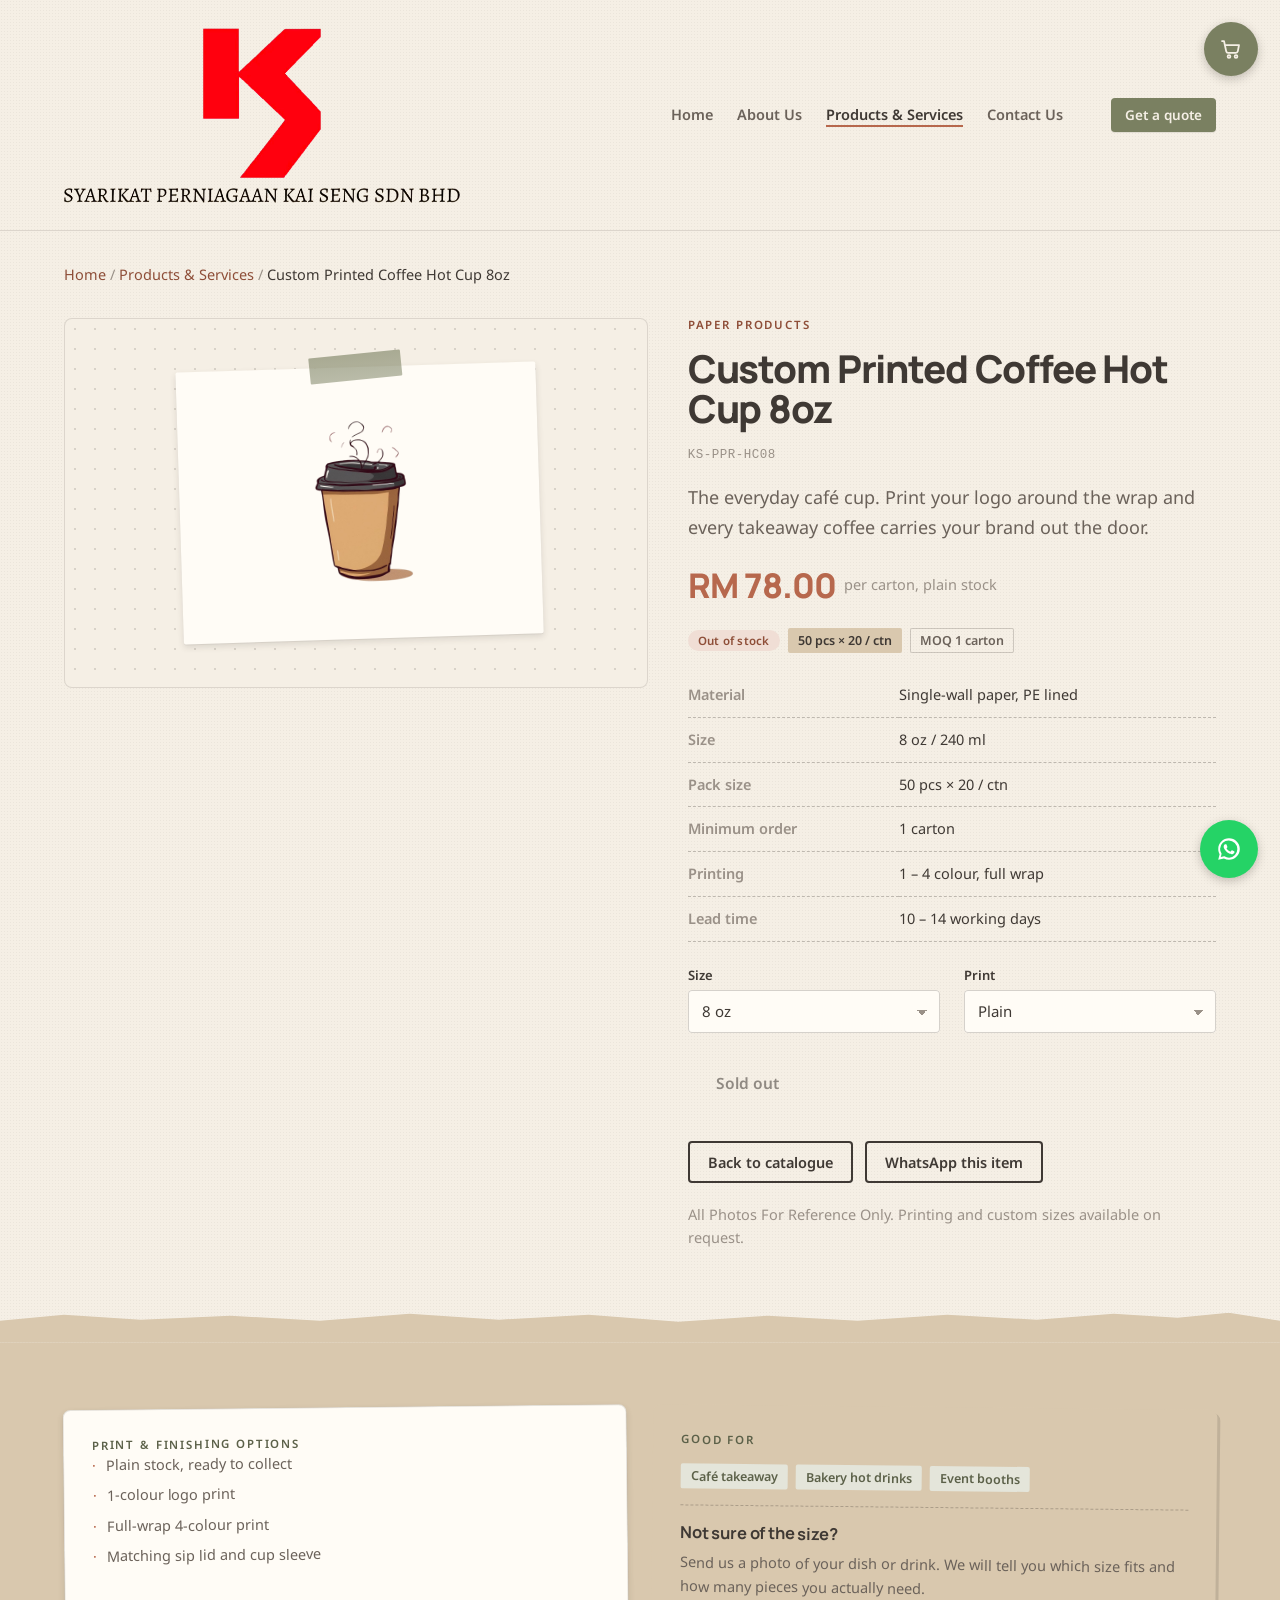
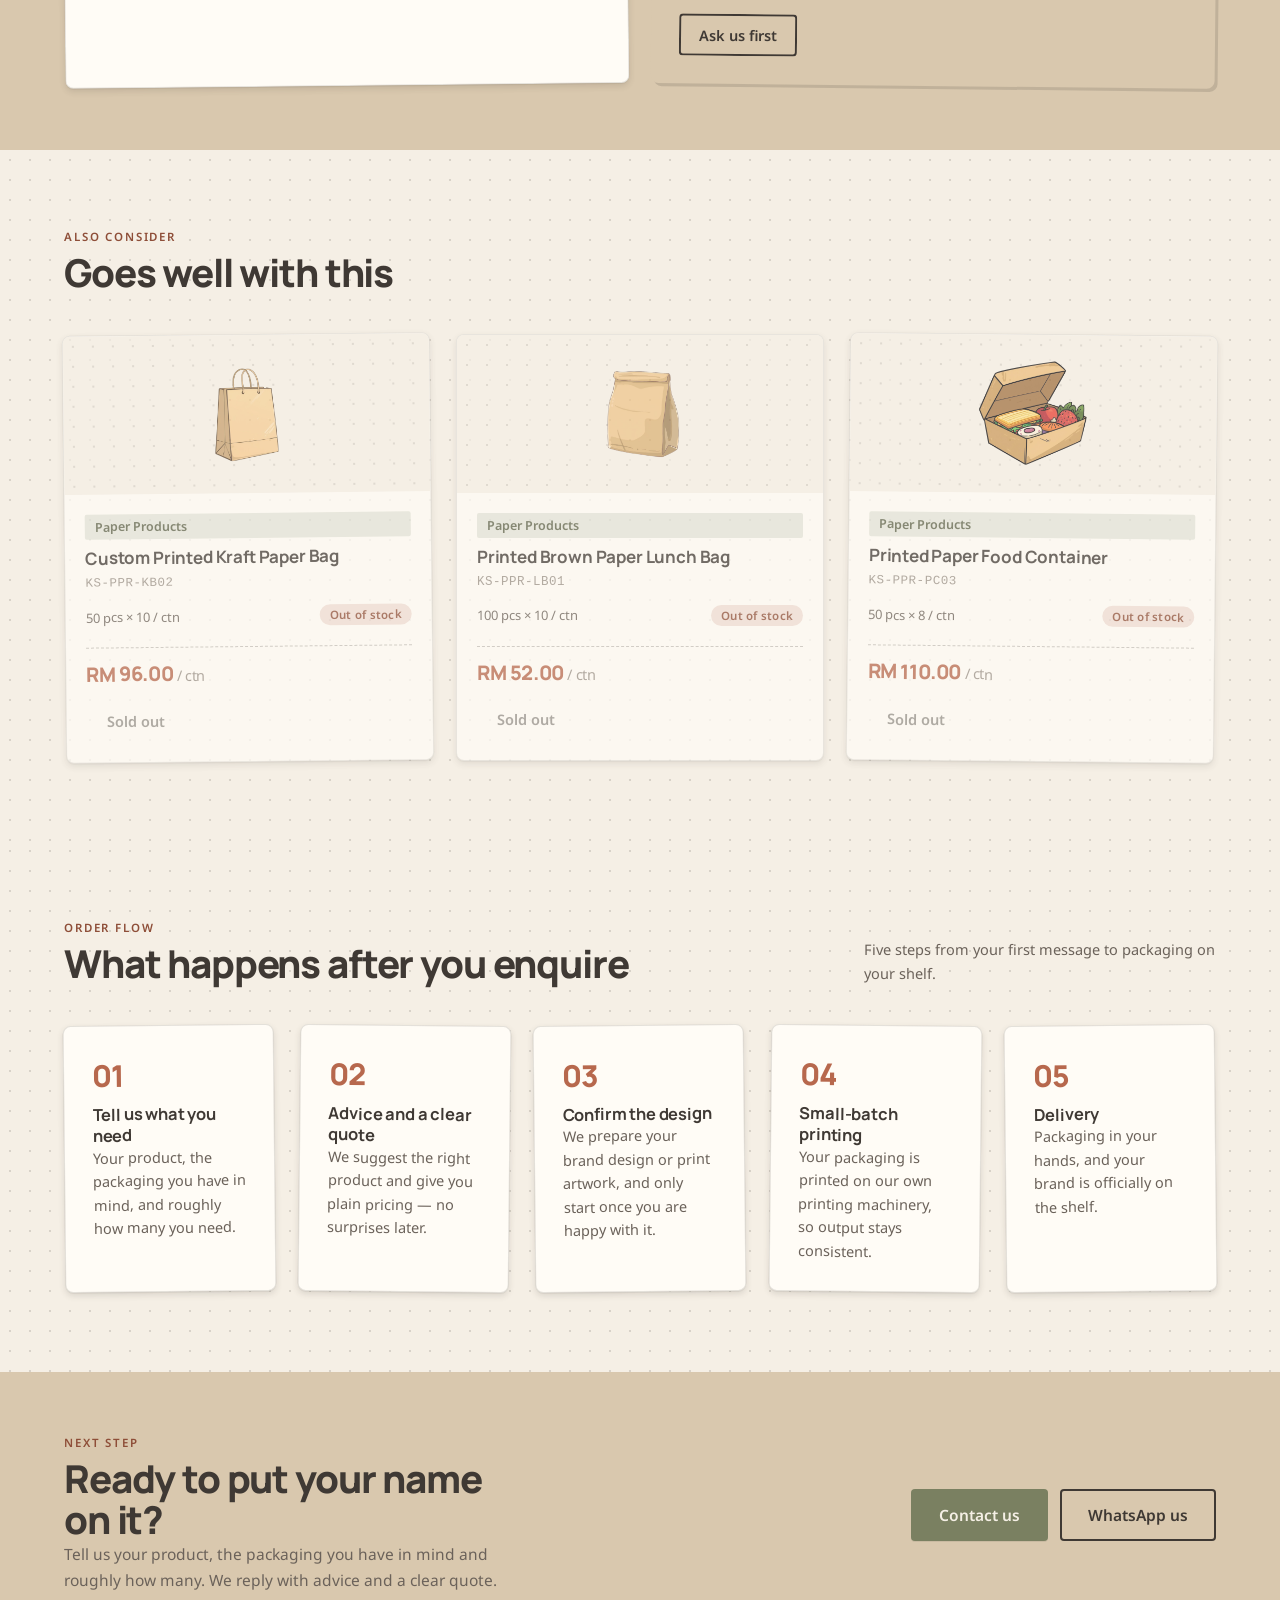
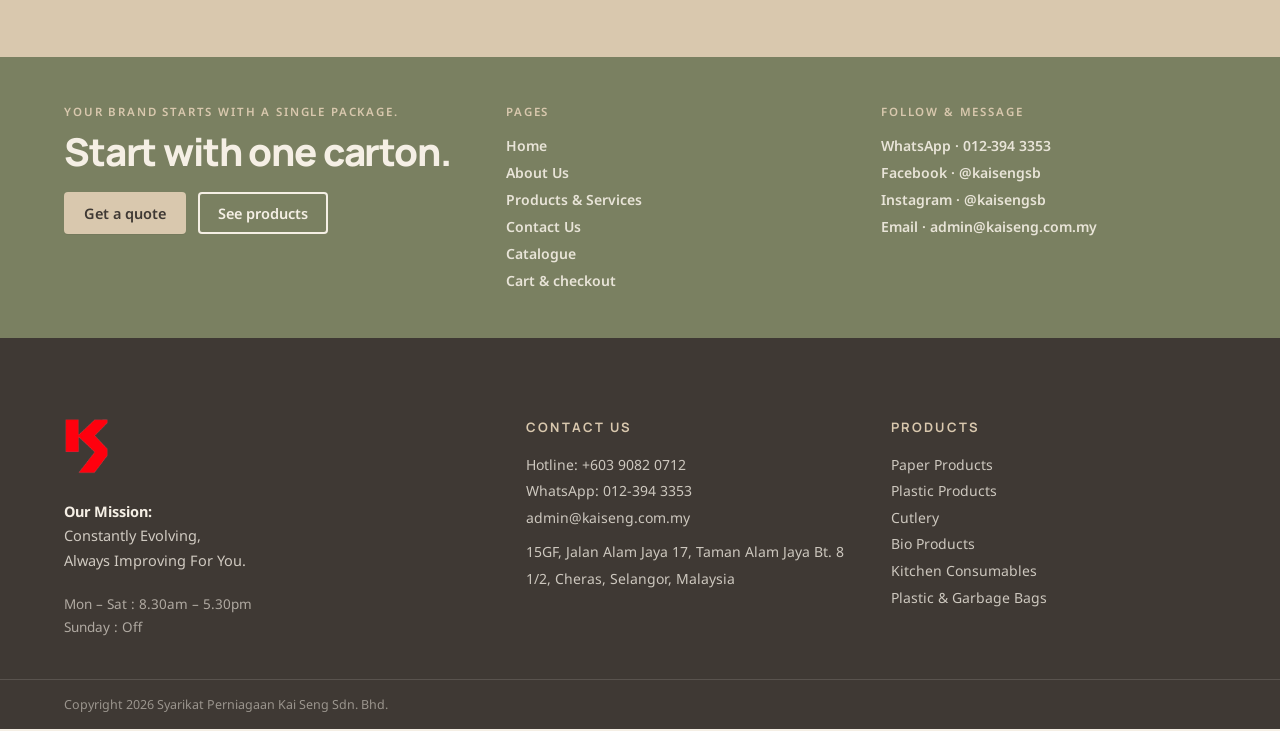
<file: product-detail.html>
<!DOCTYPE html><html lang="en"><head><meta charset="utf-8"><meta name="viewport" content="width=device-width,initial-scale=1">
<title>Product — Kai Seng | Custom printed food packaging</title><meta name="description" content="Specs, print options, pack size and lead time for Kai Seng food packaging — printed with your own brand from one carton.">
<meta name="theme-color" content="#F5EFE5"><link rel="icon" href="favicon.ico" sizes="any"><link rel="apple-touch-icon" href="assets/logo/ks-mark.png">
<meta property="og:type" content="website"><meta property="og:site_name" content="Kai Seng"><meta property="og:title" content="Product — Kai Seng | Custom printed food packaging"><meta property="og:description" content="Specs, print options, pack size and lead time for Kai Seng food packaging — printed with your own brand from one carton."><meta property="og:image" content="assets/logo/ks-logo-full.png">
<link rel="stylesheet" href="_ds/kai-seng-design-system-ed6dd8b4-c462-4872-86d9-51d5a61e4152/tokens/fonts.css"><link rel="stylesheet" href="_ds/kai-seng-design-system-ed6dd8b4-c462-4872-86d9-51d5a61e4152/tokens/colors.css"><link rel="stylesheet" href="_ds/kai-seng-design-system-ed6dd8b4-c462-4872-86d9-51d5a61e4152/tokens/typography.css"><link rel="stylesheet" href="_ds/kai-seng-design-system-ed6dd8b4-c462-4872-86d9-51d5a61e4152/tokens/spacing.css"><link rel="stylesheet" href="_ds/kai-seng-design-system-ed6dd8b4-c462-4872-86d9-51d5a61e4152/tokens/shape.css"><link rel="stylesheet" href="_ds/kai-seng-design-system-ed6dd8b4-c462-4872-86d9-51d5a61e4152/tokens/elevation.css"><link rel="stylesheet" href="_ds/kai-seng-design-system-ed6dd8b4-c462-4872-86d9-51d5a61e4152/tokens/motion.css"><link rel="stylesheet" href="_ds/kai-seng-design-system-ed6dd8b4-c462-4872-86d9-51d5a61e4152/tokens/paper.css">
<link rel="stylesheet" href="site.css"></head><body><header class="site-head"><div class="navbar">
<a class="brand" href="index.html"><img class="brand-mark" src="assets/logo/ks-mark-only.png" alt="Kai Seng" width="461" height="589"><img class="brand-word" src="assets/logo/ks-wordmark.png" alt="Syarikat Perniagaan Kai Seng Sdn Bhd" width="766" height="29"></a>
<nav><a href="index.html">Home</a><a href="about.html">About Us</a><a href="services.html" aria-current="page">Products & Services</a><a href="contact.html">Contact Us</a></nav>
<div class="nav-cta"><a class="btn sm" href="contact.html">Get a quote</a></div></div></header>
<main>
<section class="grain"><div class="wrap" style="padding:var(--space-8) var(--gutter) 0">
<p class="p-sm muted"><a href="index.html">Home</a> / <a href="services.html#catalogue">Products &amp; Services</a> / <span id="crumb-name" style="color:var(--text-heading)">Product</span></p></div>
<div class="wrap" style="padding:var(--space-8) var(--gutter) var(--space-11)" id="product-detail"></div>
<div class="torn"></div></section>
<section class="sand" style="padding:var(--space-11) 0"><div class="wrap" id="product-extra"></div></section>
<section class="sec dots"><div class="wrap">
<div class="headrow"><div><span class="eyebrow clay">Also consider</span><h2 class="h2 mt3">Goes well with this</h2></div></div>
<div class="grid g3" id="product-related"></div></div></section>
<section class="sec dots"><div class="wrap">
<div class="headrow"><div><span class="eyebrow clay">Order flow</span><h2 class="h2 mt3">What happens after you enquire</h2></div><p class="p-sm">Five steps from your first message to packaging on your shelf.</p></div>
<div class="grid g5"><div class="card lift tilt-a"><span class="stepnum">01</span><h3 class="h4 mb3">Tell us what you need</h3><p class="p-sm">Your product, the packaging you have in mind, and roughly how many you need.</p></div><div class="card lift tilt-b"><span class="stepnum">02</span><h3 class="h4 mb3">Advice and a clear quote</h3><p class="p-sm">We suggest the right product and give you plain pricing — no surprises later.</p></div><div class="card lift tilt-a"><span class="stepnum">03</span><h3 class="h4 mb3">Confirm the design</h3><p class="p-sm">We prepare your brand design or print artwork, and only start once you are happy with it.</p></div><div class="card lift tilt-b"><span class="stepnum">04</span><h3 class="h4 mb3">Small-batch printing</h3><p class="p-sm">Your packaging is printed on our own printing machinery, so output stays consistent.</p></div><div class="card lift tilt-a"><span class="stepnum">05</span><h3 class="h4 mb3">Delivery</h3><p class="p-sm">Packaging in your hands, and your brand is officially on the shelf.</p></div></div></div></section>
<section class="sand" style="padding:var(--space-11) 0"><div class="wrap" style="display:flex;align-items:center;justify-content:space-between;gap:var(--gutter-lg);flex-wrap:wrap">
<div style="max-width:52ch"><span class="eyebrow clay">Next step</span><h2 class="h2 mt3 mb4">Ready to put your name on it?</h2><p class="p">Tell us your product, the packaging you have in mind and roughly how many. We reply with advice and a clear quote.</p></div>
<div class="btnrow"><a class="btn lg" href="contact.html">Contact us</a><a class="btn lg out" href="https://wa.me/60123943353" target="_blank" rel="noreferrer">WhatsApp us</a></div></div></section>
</main><div class="foot-band on-dark"><div class="wrap footgrid">
<div><span class="eyebrow-light">Your brand starts with a single package.</span><h2 class="h2 mt4 mb6">Start with one carton.</h2>
<div class="btnrow"><a class="btn sec" href="contact.html">Get a quote</a><a class="btn out light" href="services.html">See products</a></div></div>
<div><span class="eyebrow-light">Pages</span><div class="stack mt5" style="gap:var(--space-3)"><a class="footlink" href="index.html">Home</a><a class="footlink" href="about.html">About Us</a><a class="footlink" href="services.html">Products & Services</a><a class="footlink" href="contact.html">Contact Us</a><a class="footlink" href="services.html#catalogue">Catalogue</a><a class="footlink" href="checkout.html">Cart &amp; checkout</a></div></div>
<div><span class="eyebrow-light">Follow &amp; message</span><div class="stack mt5" style="gap:var(--space-3)"><a class="footlink" href="https://wa.me/60123943353" target="_blank" rel="noreferrer">WhatsApp · 012-394 3353</a><a class="footlink" href="https://www.facebook.com/kaisengsb/" target="_blank" rel="noreferrer">Facebook · @kaisengsb</a><a class="footlink" href="https://www.instagram.com/kaisengsb/" target="_blank" rel="noreferrer">Instagram · @kaisengsb</a><a class="footlink" href="mailto:admin@kaiseng.com.my">Email · admin@kaiseng.com.my</a></div></div>
</div></div>
<footer class="site-foot"><div class="footmain">
<div><img src="assets/logo/ks-mark.png" alt="Kai Seng mark" width="520" height="620" style="height:56px;width:auto;margin-bottom:var(--space-6)" loading="lazy">
<p class="mb6"><b style="color:var(--ks-cream)">Our Mission:</b><br>Constantly Evolving,<br>Always Improving For You.</p>
<p style="font-size:13.5px;color:rgba(245,239,229,.62)">Mon – Sat : 8.30am – 5.30pm<br>Sunday : Off</p></div>
<div><h4>Contact Us</h4><a href="tel:+60390820712">Hotline: +603 9082 0712</a><a href="https://wa.me/60123943353" target="_blank" rel="noreferrer">WhatsApp: 012-394 3353</a><a href="mailto:admin@kaiseng.com.my">admin@kaiseng.com.my</a><span style="margin-top:var(--space-3)">15GF, Jalan Alam Jaya 17, Taman Alam Jaya Bt. 8 1/2, Cheras, Selangor, Malaysia</span></div>
<div><h4>Products</h4><a href="services.html#catalogue">Paper Products</a><a href="services.html#catalogue">Plastic Products</a><a href="services.html#catalogue">Cutlery</a><a href="services.html#catalogue">Bio Products</a><a href="services.html#catalogue">Kitchen Consumables</a><a href="services.html#catalogue">Plastic &amp; Garbage Bags</a></div>
</div><div class="footbar"><div>Copyright <span data-year>2026</span> Syarikat Perniagaan Kai Seng Sdn. Bhd.</div></div></footer>
<script src="data.js"></script><script src="app.js"></script></body></html>
</file>
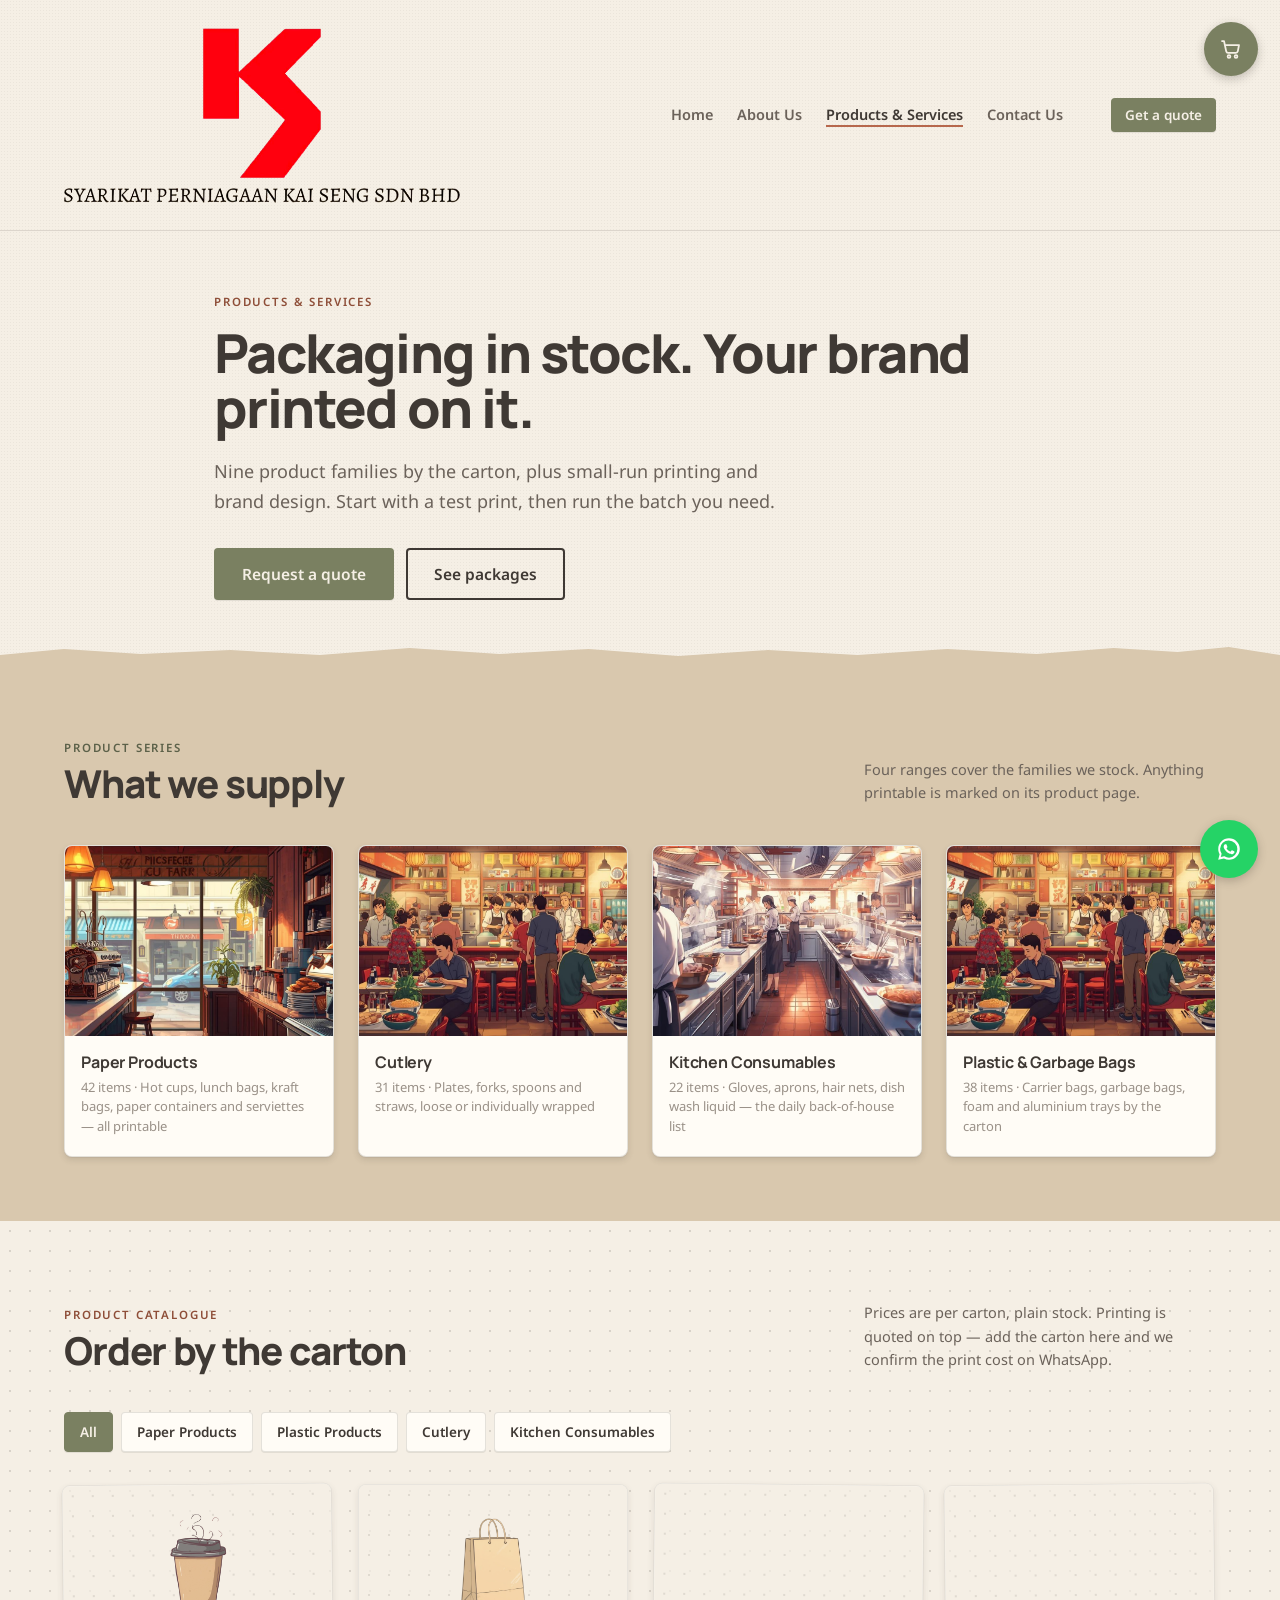
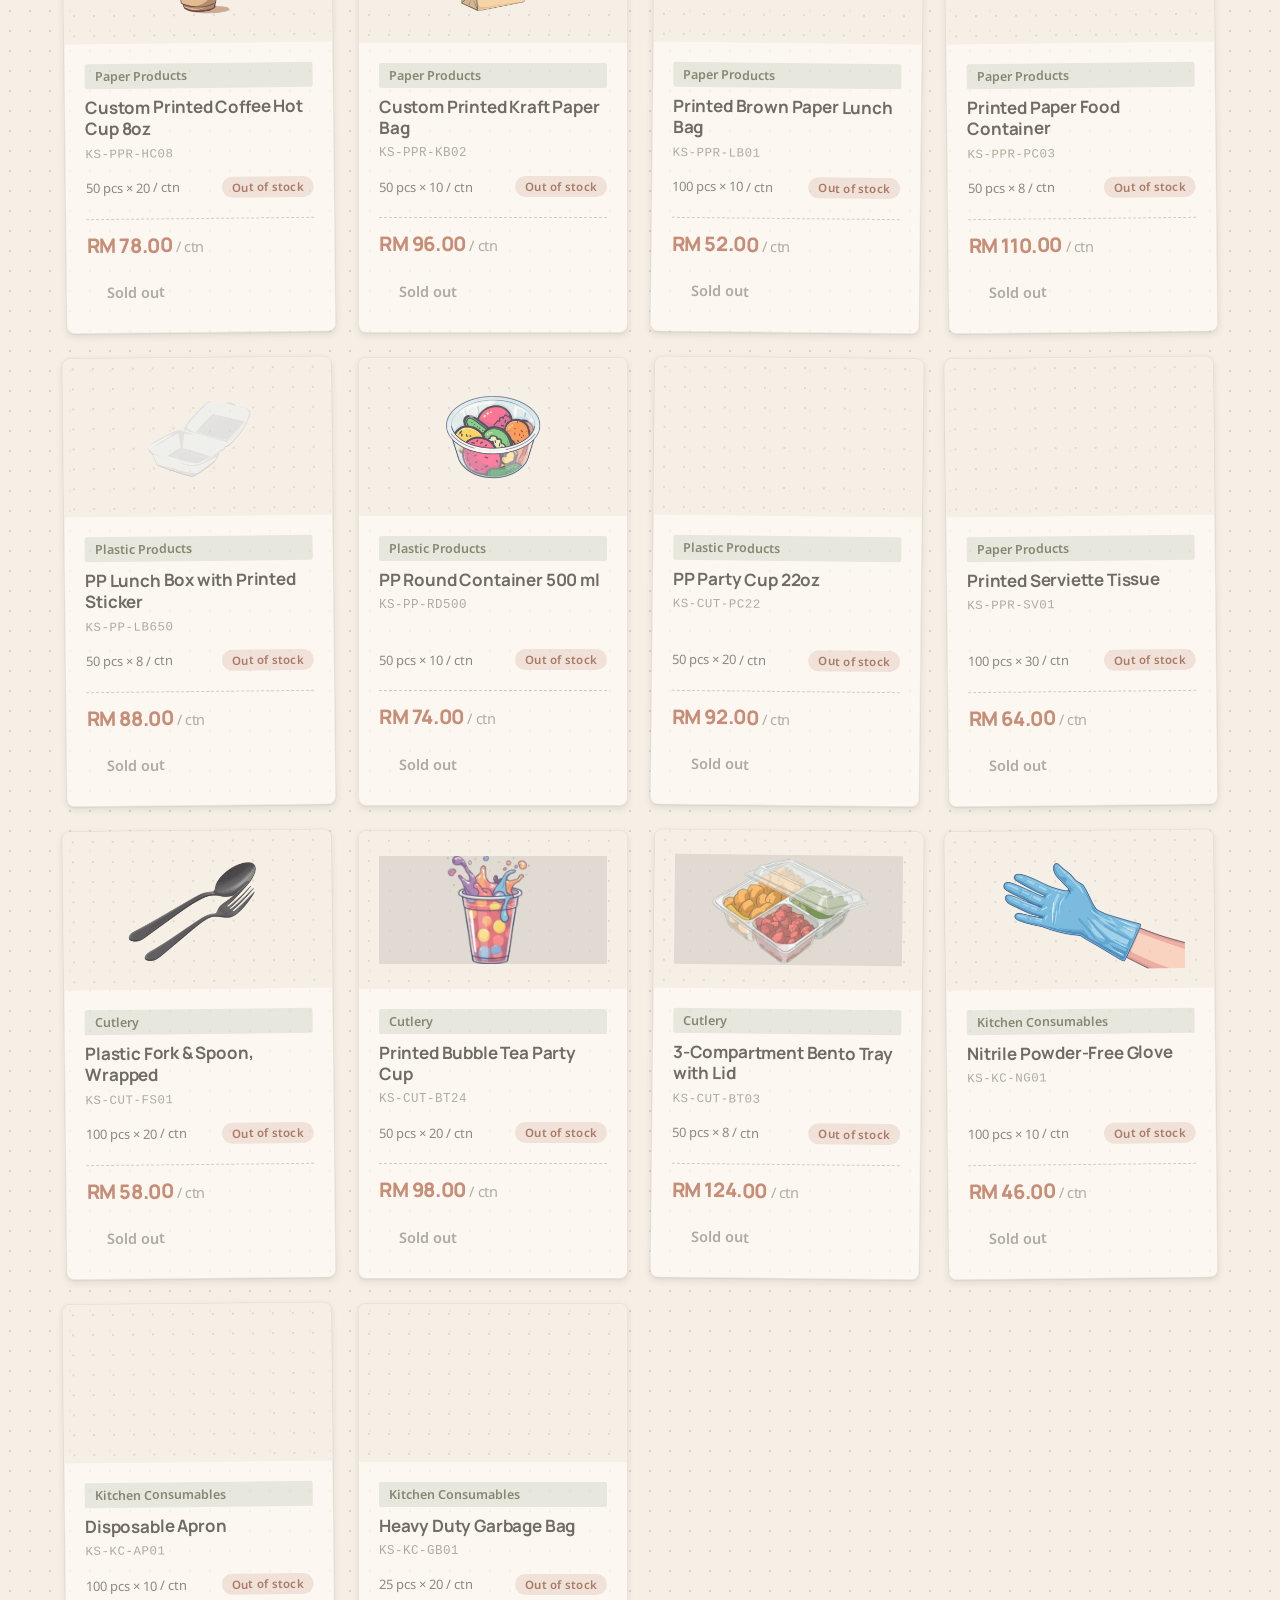
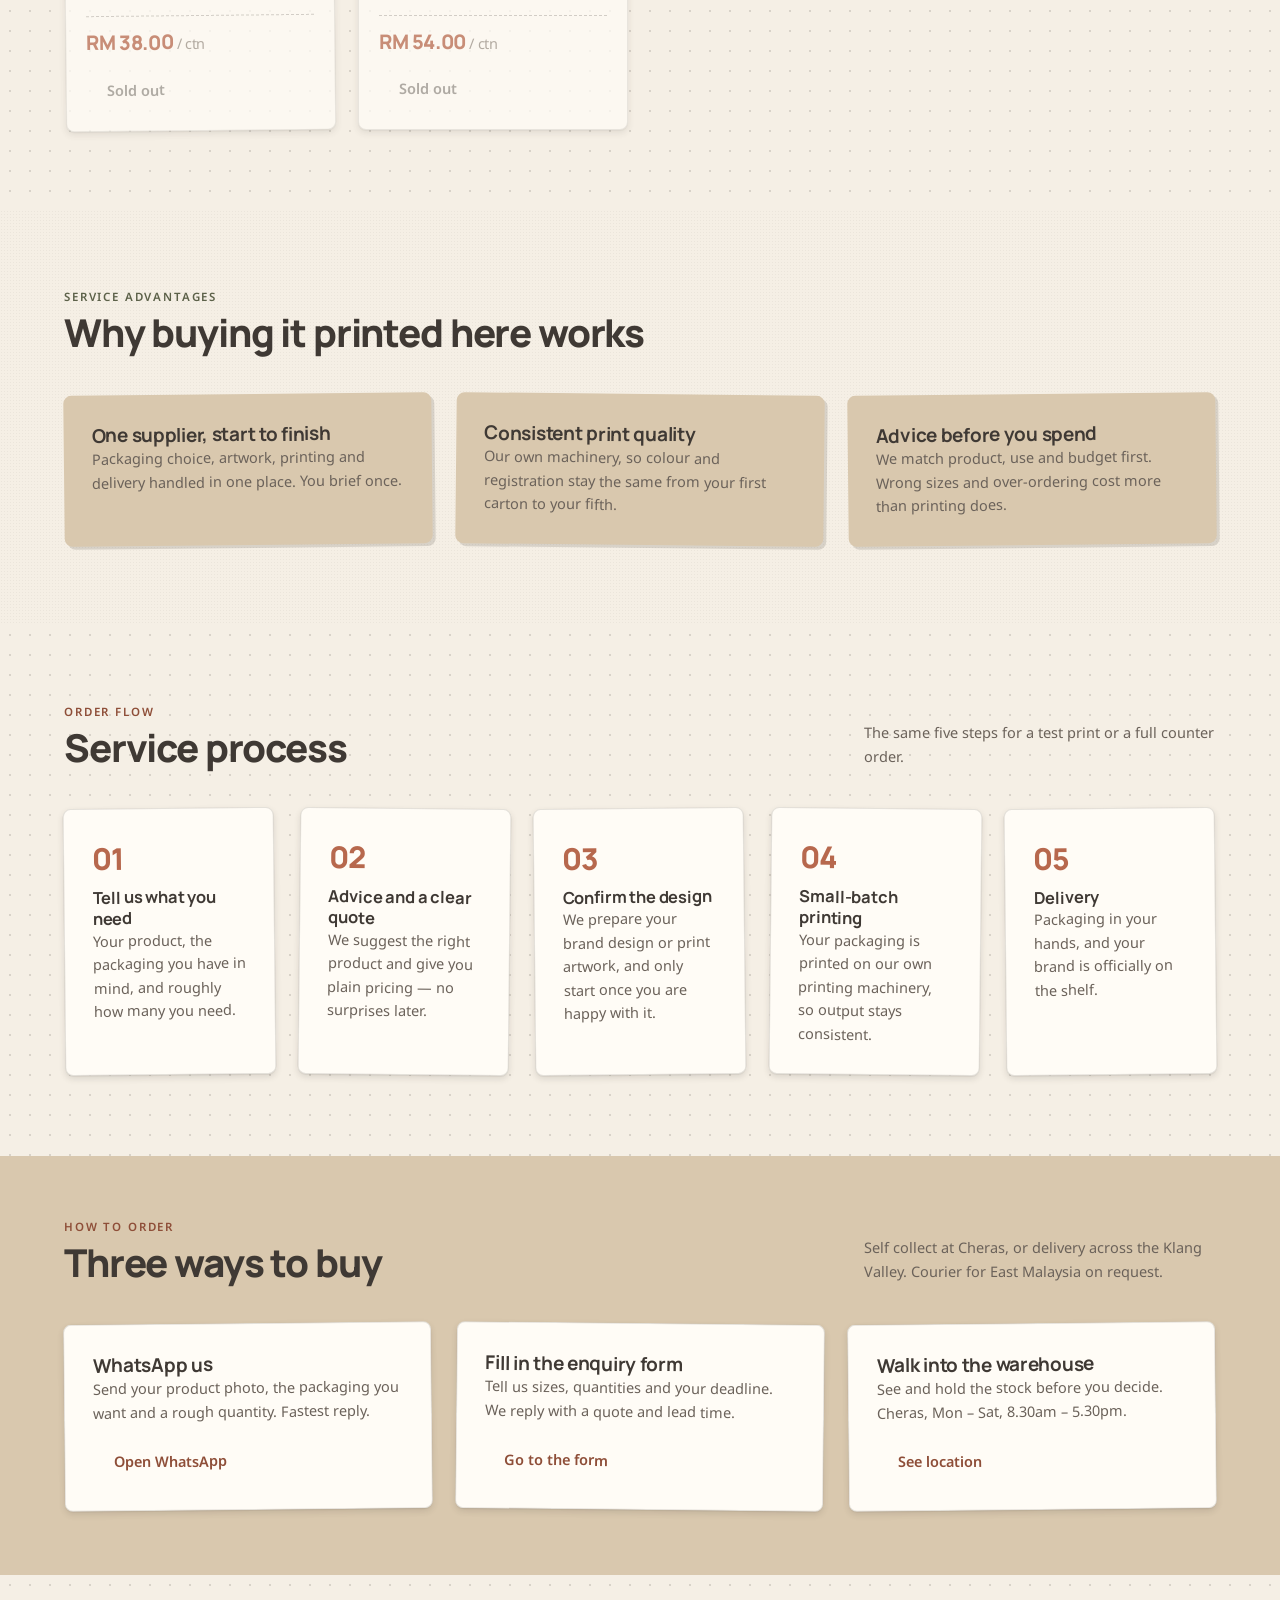
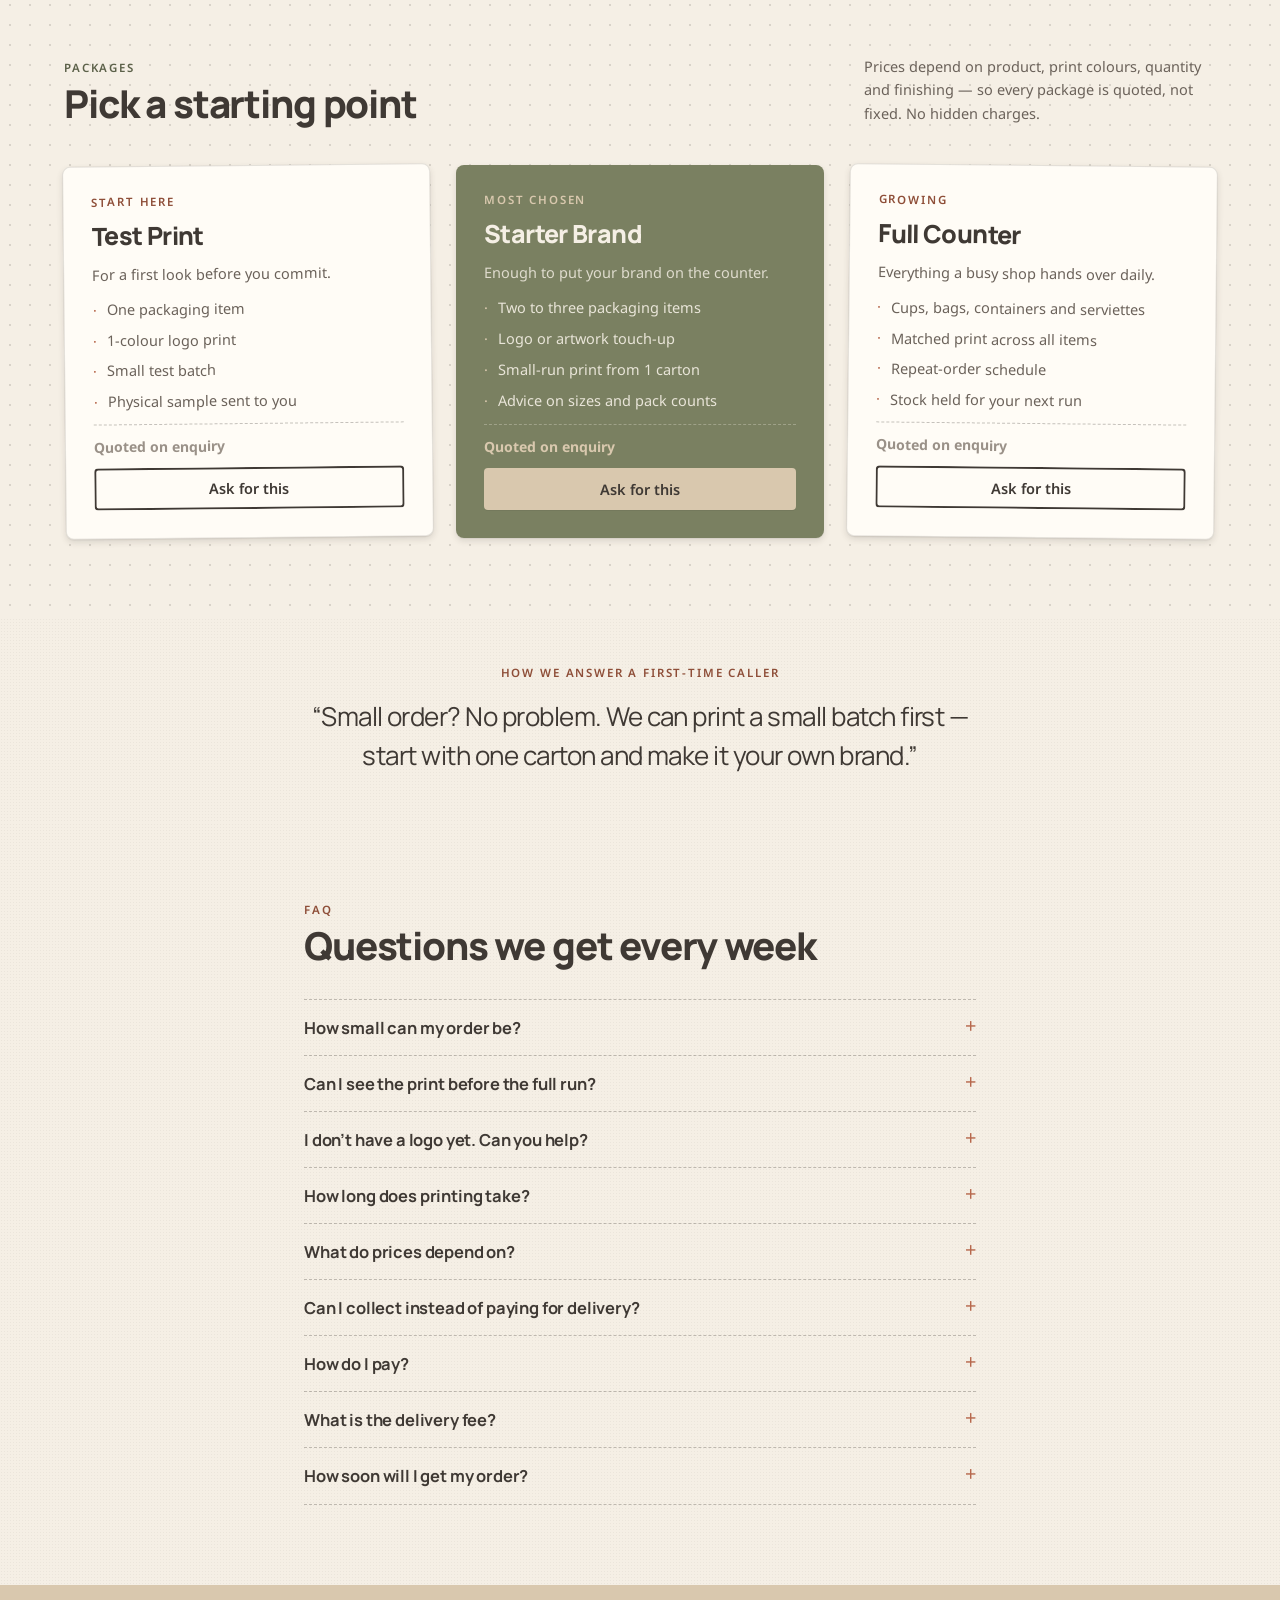
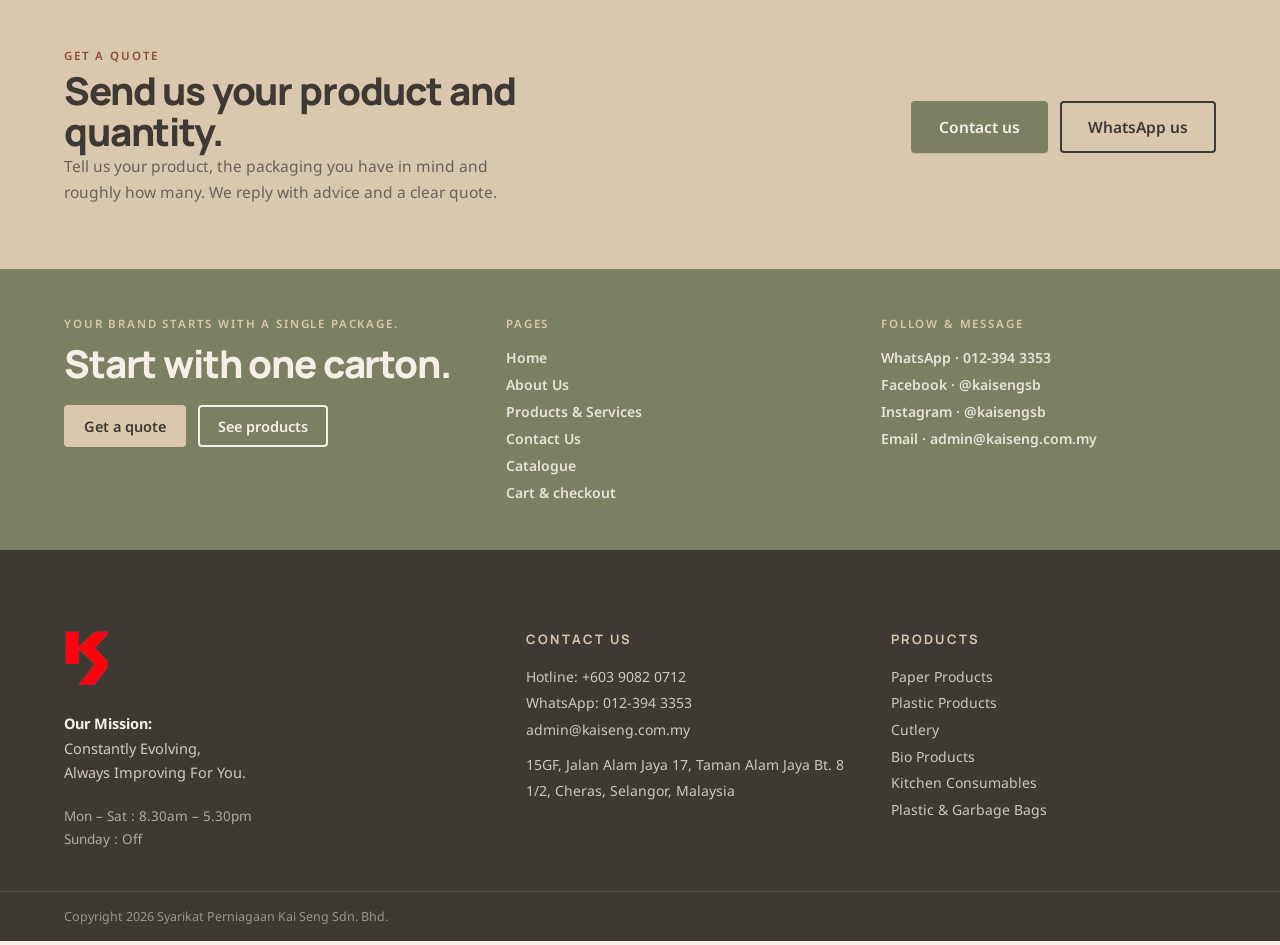
<file: services.html>
<!DOCTYPE html><html lang="en"><head><meta charset="utf-8"><meta name="viewport" content="width=device-width,initial-scale=1">
<title>Products & Services — Kai Seng | Packaging and brand printing</title><meta name="description" content="Paper and plastic food packaging by the carton, plus small-run brand printing and design. Prices per carton, test print before the full run, delivery across the Klang Valley.">
<meta name="theme-color" content="#F5EFE5"><link rel="icon" href="favicon.ico" sizes="any"><link rel="apple-touch-icon" href="assets/logo/ks-mark.png">
<meta property="og:type" content="website"><meta property="og:site_name" content="Kai Seng"><meta property="og:title" content="Products & Services — Kai Seng | Packaging and brand printing"><meta property="og:description" content="Paper and plastic food packaging by the carton, plus small-run brand printing and design. Prices per carton, test print before the full run, delivery across the Klang Valley."><meta property="og:image" content="assets/logo/ks-logo-full.png">
<link rel="stylesheet" href="_ds/kai-seng-design-system-ed6dd8b4-c462-4872-86d9-51d5a61e4152/tokens/fonts.css"><link rel="stylesheet" href="_ds/kai-seng-design-system-ed6dd8b4-c462-4872-86d9-51d5a61e4152/tokens/colors.css"><link rel="stylesheet" href="_ds/kai-seng-design-system-ed6dd8b4-c462-4872-86d9-51d5a61e4152/tokens/typography.css"><link rel="stylesheet" href="_ds/kai-seng-design-system-ed6dd8b4-c462-4872-86d9-51d5a61e4152/tokens/spacing.css"><link rel="stylesheet" href="_ds/kai-seng-design-system-ed6dd8b4-c462-4872-86d9-51d5a61e4152/tokens/shape.css"><link rel="stylesheet" href="_ds/kai-seng-design-system-ed6dd8b4-c462-4872-86d9-51d5a61e4152/tokens/elevation.css"><link rel="stylesheet" href="_ds/kai-seng-design-system-ed6dd8b4-c462-4872-86d9-51d5a61e4152/tokens/motion.css"><link rel="stylesheet" href="_ds/kai-seng-design-system-ed6dd8b4-c462-4872-86d9-51d5a61e4152/tokens/paper.css">
<link rel="stylesheet" href="site.css"></head><body><header class="site-head"><div class="navbar">
<a class="brand" href="index.html"><img class="brand-mark" src="assets/logo/ks-mark-only.png" alt="Kai Seng" width="461" height="589"><img class="brand-word" src="assets/logo/ks-wordmark.png" alt="Syarikat Perniagaan Kai Seng Sdn Bhd" width="766" height="29"></a>
<nav><a href="index.html">Home</a><a href="about.html">About Us</a><a href="services.html" aria-current="page">Products & Services</a><a href="contact.html">Contact Us</a></nav>
<div class="nav-cta"><a class="btn sm" href="contact.html">Get a quote</a></div></div></header>
<main>
<section class="grain"><div class="wrap" style="padding:var(--space-11) var(--gutter) var(--space-10);max-width:900px">
<span class="eyebrow clay">Products &amp; services</span><h1 class="h1 sm">Packaging in stock. Your brand printed on it.</h1>
<p class="lead mb8" style="max-width:58ch">Nine product families by the carton, plus small-run printing and brand design. Start with a test print, then run the batch you need.</p>
<div class="btnrow"><a class="btn lg" href="contact.html">Request a quote</a><a class="btn lg out" href="#packages">See packages</a></div>
</div><div class="torn"></div></section>

<section class="sand" style="padding:var(--space-11) 0"><div class="wrap">
<div class="headrow"><div><span class="eyebrow">Product series</span><h2 class="h2 mt3">What we supply</h2></div><p class="p-sm">Four ranges cover the families we stock. Anything printable is marked on its product page.</p></div>
<div class="grid g4"><a class="catcard" href="#catalogue"><img src="assets/imagery/scene-cafe.png" alt="Paper Products illustration" width="1600" height="637" loading="lazy"><span class="plate"><b>Paper Products</b><span>42 items · Hot cups, lunch bags, kraft bags, paper containers and serviettes — all printable</span></span></a><a class="catcard" href="#catalogue"><img src="assets/imagery/scene-restaurant.png" alt="Cutlery illustration" width="1600" height="637" loading="lazy"><span class="plate"><b>Cutlery</b><span>31 items · Plates, forks, spoons and straws, loose or individually wrapped</span></span></a><a class="catcard" href="#catalogue"><img src="assets/imagery/scene-kitchen.png" alt="Kitchen Consumables illustration" width="1600" height="637" loading="lazy"><span class="plate"><b>Kitchen Consumables</b><span>22 items · Gloves, aprons, hair nets, dish wash liquid — the daily back-of-house list</span></span></a><a class="catcard" href="#catalogue"><img src="assets/imagery/scene-restaurant.png" alt="Plastic and Garbage Bags illustration" width="1600" height="637" loading="lazy"><span class="plate"><b>Plastic &amp; Garbage Bags</b><span>38 items · Carrier bags, garbage bags, foam and aluminium trays by the carton</span></span></a></div>
</div></section>

<section class="sec dots" id="catalogue"><div class="wrap">
<div class="headrow"><div><span class="eyebrow clay">Product catalogue</span><h2 class="h2 mt3">Order by the carton</h2></div><p class="p-sm">Prices are per carton, plain stock. Printing is quoted on top — add the carton here and we confirm the print cost on WhatsApp.</p></div>
<div class="filters" id="catalogue-filters"></div>
<div class="grid g4" id="catalogue-grid"></div>
</div></section>

<section class="sec grain"><div class="wrap">
<div class="headrow"><div><span class="eyebrow">Service advantages</span><h2 class="h2 mt3">Why buying it printed here works</h2></div></div>
<div class="grid g3">
<div class="card kraft tilt-a"><h3 class="h3 mb3">One supplier, start to finish</h3><p class="p-sm">Packaging choice, artwork, printing and delivery handled in one place. You brief once.</p></div>
<div class="card kraft tilt-b"><h3 class="h3 mb3">Consistent print quality</h3><p class="p-sm">Our own machinery, so colour and registration stay the same from your first carton to your fifth.</p></div>
<div class="card kraft tilt-a"><h3 class="h3 mb3">Advice before you spend</h3><p class="p-sm">We match product, use and budget first. Wrong sizes and over-ordering cost more than printing does.</p></div>
</div></div></section>

<section class="sec dots"><div class="wrap">
<div class="headrow"><div><span class="eyebrow clay">Order flow</span><h2 class="h2 mt3">Service process</h2></div><p class="p-sm">The same five steps for a test print or a full counter order.</p></div>
<div class="grid g5"><div class="card lift tilt-a"><span class="stepnum">01</span><h3 class="h4 mb3">Tell us what you need</h3><p class="p-sm">Your product, the packaging you have in mind, and roughly how many you need.</p></div><div class="card lift tilt-b"><span class="stepnum">02</span><h3 class="h4 mb3">Advice and a clear quote</h3><p class="p-sm">We suggest the right product and give you plain pricing — no surprises later.</p></div><div class="card lift tilt-a"><span class="stepnum">03</span><h3 class="h4 mb3">Confirm the design</h3><p class="p-sm">We prepare your brand design or print artwork, and only start once you are happy with it.</p></div><div class="card lift tilt-b"><span class="stepnum">04</span><h3 class="h4 mb3">Small-batch printing</h3><p class="p-sm">Your packaging is printed on our own printing machinery, so output stays consistent.</p></div><div class="card lift tilt-a"><span class="stepnum">05</span><h3 class="h4 mb3">Delivery</h3><p class="p-sm">Packaging in your hands, and your brand is officially on the shelf.</p></div></div></div></section>

<section class="sand" style="padding:var(--space-11) 0"><div class="wrap">
<div class="headrow"><div><span class="eyebrow clay">How to order</span><h2 class="h2 mt3">Three ways to buy</h2></div><p class="p-sm">Self collect at Cheras, or delivery across the Klang Valley. Courier for East Malaysia on request.</p></div>
<div class="grid g3">
<div class="card lift tilt-a"><h3 class="h3 mb4">WhatsApp us</h3><p class="p-sm mb5">Send your product photo, the packaging you want and a rough quantity. Fastest reply.</p><a class="btn ghost" href="https://wa.me/60123943353" target="_blank" rel="noreferrer">Open WhatsApp</a></div>
<div class="card lift tilt-b"><h3 class="h3 mb4">Fill in the enquiry form</h3><p class="p-sm mb5">Tell us sizes, quantities and your deadline. We reply with a quote and lead time.</p><a class="btn ghost" href="contact.html#enquiry">Go to the form</a></div>
<div class="card lift tilt-a"><h3 class="h3 mb4">Walk into the warehouse</h3><p class="p-sm mb5">See and hold the stock before you decide. Cheras, Mon – Sat, 8.30am – 5.30pm.</p><a class="btn ghost" href="contact.html#location">See location</a></div>
</div></div></section>

<section class="sec dots" id="packages"><div class="wrap">
<div class="headrow"><div><span class="eyebrow">Packages</span><h2 class="h2 mt3">Pick a starting point</h2></div><p class="p-sm">Prices depend on product, print colours, quantity and finishing — so every package is quoted, not fixed. No hidden charges.</p></div>
<div class="grid g3"><div class="card  lift tilt-a" style="display:flex;flex-direction:column;gap:var(--space-4)">
<span class="eyebrow clay">Start here</span>
<h3 style="font:800 25px/1.15 var(--font-display);letter-spacing:-.025em;color:var(--text-heading)">Test Print</h3>
<p class="p-sm">For a first look before you commit.</p><ul class="ticks" style="flex:1"><li>One packaging item</li><li>1-colour logo print</li><li>Small test batch</li><li>Physical sample sent to you</li></ul>
<div style="border-top:1px dashed var(--rule-dotted);padding-top:var(--space-4);font:700 14px var(--font-body);color:var(--text-muted)">Quoted on enquiry</div>
<a class="btn out full" href="contact.html">Ask for this</a></div><div class="card sage on-dark lift " style="display:flex;flex-direction:column;gap:var(--space-4)">
<span class="eyebrow-light">Most chosen</span>
<h3 style="font:800 25px/1.15 var(--font-display);letter-spacing:-.025em;color:var(--text-inverse)">Starter Brand</h3>
<p class="p-sm">Enough to put your brand on the counter.</p><ul class="ticks" style="flex:1"><li>Two to three packaging items</li><li>Logo or artwork touch-up</li><li>Small-run print from 1 carton</li><li>Advice on sizes and pack counts</li></ul>
<div style="border-top:1px dashed rgba(245,239,229,.3);padding-top:var(--space-4);font:700 14px var(--font-body);color:var(--ks-sand)">Quoted on enquiry</div>
<a class="btn sec full" href="contact.html">Ask for this</a></div><div class="card  lift tilt-b" style="display:flex;flex-direction:column;gap:var(--space-4)">
<span class="eyebrow clay">Growing</span>
<h3 style="font:800 25px/1.15 var(--font-display);letter-spacing:-.025em;color:var(--text-heading)">Full Counter</h3>
<p class="p-sm">Everything a busy shop hands over daily.</p><ul class="ticks" style="flex:1"><li>Cups, bags, containers and serviettes</li><li>Matched print across all items</li><li>Repeat-order schedule</li><li>Stock held for your next run</li></ul>
<div style="border-top:1px dashed var(--rule-dotted);padding-top:var(--space-4);font:700 14px var(--font-body);color:var(--text-muted)">Quoted on enquiry</div>
<a class="btn out full" href="contact.html">Ask for this</a></div></div>
</div></section>

<section class="sec-sm grain"><div class="narrow center"><span class="eyebrow clay">How we answer a first-time caller</span>
<p style="font:400 clamp(19px,2.3vw,26px)/1.5 var(--font-display);letter-spacing:-.02em;color:var(--text-heading);margin-top:var(--space-5)">“Small order? No problem. We can print a small batch first — start with one carton and make it your own brand.”</p></div></section>

<section class="sec grain"><div class="narrow"><span class="eyebrow clay">FAQ</span><h2 class="h2 mt3 mb8">Questions we get every week</h2>
<div class="faq"><details><summary>How small can my order be?</summary><p>One carton. That is the minimum for both plain and printed stock, so you can start with a small batch and reorder once it sells.</p></details><details><summary>Can I see the print before the full run?</summary><p>Yes. Ask for a test print. We print a small batch first so you can hold it, check the colour and confirm before we run the rest.</p></details><details><summary>I don’t have a logo yet. Can you help?</summary><p>Yes. We prepare brand design and print artwork for you, and only start printing after you confirm you are happy with it.</p></details><details><summary>How long does printing take?</summary><p>Most printed items take 7 to 18 working days depending on the product and number of colours. Plain stock is ready to collect.</p></details><details><summary>What do prices depend on?</summary><p>The product, print colours, quantity and finishing. Tell us those four things and we will send a clear quote — no hidden charges.</p></details><details><summary>Can I collect instead of paying for delivery?</summary><p>Yes. Self collect at our Cheras warehouse during opening hours, or we deliver across the Klang Valley.</p></details><details><summary>How do I pay?</summary><p>No online payment on this site. After you send your order on WhatsApp we confirm the total and send our bank details — pay by online transfer or DuitNow QR. Cash is accepted on self collect. Printed jobs need a 50% deposit before we start; plain stock is paid in full before delivery.</p></details><details><summary>What is the delivery fee?</summary><p>Klang Valley delivery is RM15 per trip, free for orders above RM500. Self collect at Cheras is free. Outside the Klang Valley we quote courier at cost, charged by carton.</p></details><details><summary>How soon will I get my order?</summary><p>Plain stock: same day self collect, or 1 to 3 working days for Klang Valley delivery. Printed items follow the lead time on each product page — usually 7 to 18 working days after you confirm the artwork.</p></details></div></div></section>

<section class="sand" style="padding:var(--space-11) 0"><div class="wrap" style="display:flex;align-items:center;justify-content:space-between;gap:var(--gutter-lg);flex-wrap:wrap">
<div style="max-width:52ch"><span class="eyebrow clay">Get a quote</span><h2 class="h2 mt3 mb4">Send us your product and quantity.</h2><p class="p">Tell us your product, the packaging you have in mind and roughly how many. We reply with advice and a clear quote.</p></div>
<div class="btnrow"><a class="btn lg" href="contact.html">Contact us</a><a class="btn lg out" href="https://wa.me/60123943353" target="_blank" rel="noreferrer">WhatsApp us</a></div></div></section>
</main><div class="foot-band on-dark"><div class="wrap footgrid">
<div><span class="eyebrow-light">Your brand starts with a single package.</span><h2 class="h2 mt4 mb6">Start with one carton.</h2>
<div class="btnrow"><a class="btn sec" href="contact.html">Get a quote</a><a class="btn out light" href="services.html">See products</a></div></div>
<div><span class="eyebrow-light">Pages</span><div class="stack mt5" style="gap:var(--space-3)"><a class="footlink" href="index.html">Home</a><a class="footlink" href="about.html">About Us</a><a class="footlink" href="services.html">Products & Services</a><a class="footlink" href="contact.html">Contact Us</a><a class="footlink" href="services.html#catalogue">Catalogue</a><a class="footlink" href="checkout.html">Cart &amp; checkout</a></div></div>
<div><span class="eyebrow-light">Follow &amp; message</span><div class="stack mt5" style="gap:var(--space-3)"><a class="footlink" href="https://wa.me/60123943353" target="_blank" rel="noreferrer">WhatsApp · 012-394 3353</a><a class="footlink" href="https://www.facebook.com/kaisengsb/" target="_blank" rel="noreferrer">Facebook · @kaisengsb</a><a class="footlink" href="https://www.instagram.com/kaisengsb/" target="_blank" rel="noreferrer">Instagram · @kaisengsb</a><a class="footlink" href="mailto:admin@kaiseng.com.my">Email · admin@kaiseng.com.my</a></div></div>
</div></div>
<footer class="site-foot"><div class="footmain">
<div><img src="assets/logo/ks-mark.png" alt="Kai Seng mark" width="520" height="620" style="height:56px;width:auto;margin-bottom:var(--space-6)" loading="lazy">
<p class="mb6"><b style="color:var(--ks-cream)">Our Mission:</b><br>Constantly Evolving,<br>Always Improving For You.</p>
<p style="font-size:13.5px;color:rgba(245,239,229,.62)">Mon – Sat : 8.30am – 5.30pm<br>Sunday : Off</p></div>
<div><h4>Contact Us</h4><a href="tel:+60390820712">Hotline: +603 9082 0712</a><a href="https://wa.me/60123943353" target="_blank" rel="noreferrer">WhatsApp: 012-394 3353</a><a href="mailto:admin@kaiseng.com.my">admin@kaiseng.com.my</a><span style="margin-top:var(--space-3)">15GF, Jalan Alam Jaya 17, Taman Alam Jaya Bt. 8 1/2, Cheras, Selangor, Malaysia</span></div>
<div><h4>Products</h4><a href="services.html#catalogue">Paper Products</a><a href="services.html#catalogue">Plastic Products</a><a href="services.html#catalogue">Cutlery</a><a href="services.html#catalogue">Bio Products</a><a href="services.html#catalogue">Kitchen Consumables</a><a href="services.html#catalogue">Plastic &amp; Garbage Bags</a></div>
</div><div class="footbar"><div>Copyright <span data-year>2026</span> Syarikat Perniagaan Kai Seng Sdn. Bhd.</div></div></footer>
<script src="data.js"></script><script src="app.js"></script></body></html>
</file>
<file: _ds/kai-seng-design-system-ed6dd8b4-c462-4872-86d9-51d5a61e4152/tokens/fonts.css>
/* Kai Seng webfonts — variable TTFs supplied by the brand owner. */
@font-face{font-family:"Manrope";src:url("../assets/fonts/Manrope-Variable.ttf") format("truetype-variations");font-weight:200 800;font-style:normal;font-display:swap}
@font-face{font-family:"Noto Sans";src:url("../assets/fonts/NotoSans-Variable.ttf") format("truetype-variations");font-weight:100 900;font-stretch:62.5% 100%;font-style:normal;font-display:swap}
@font-face{font-family:"Noto Sans";src:url("../assets/fonts/NotoSans-Italic-Variable.ttf") format("truetype-variations");font-weight:100 900;font-stretch:62.5% 100%;font-style:italic;font-display:swap}
</file>
<file: _ds/kai-seng-design-system-ed6dd8b4-c462-4872-86d9-51d5a61e4152/tokens/colors.css>
:root{
/* --- Base palette (brand-supplied) --- */
--ks-cream:#F5EFE5;      /* primary surface — "paper" */
--ks-sand:#D9C8AE;       /* secondary surface / kraft tone */
--ks-sage:#7A8061;       /* primary accent — olive green */
--ks-terracotta:#B7684D; /* secondary accent — clay */
--ks-ink:#3F3934;        /* text + line work */
--ks-red:#FF000E;        /* the logo red. Mark only. */

/* --- Derived tints & shades --- */
--ks-paper:#FFFCF6;      /* lifted paper, cards on cream */
--ks-cream-deep:#EADCC8; /* logo lockup background */
--ks-sand-light:#E7DAC5;
--ks-sand-deep:#C4AF90;
--ks-sage-light:#98A07E;
--ks-sage-deep:#5C6149;
--ks-sage-wash:#E4E5DA;
--ks-terracotta-light:#CC8770;
--ks-terracotta-deep:#8E4E38;
--ks-terracotta-wash:#F0DED5;
--ks-ink-soft:#6B625A;
--ks-ink-faint:#9A9188;
--ks-ink-deep:#241F1B;

/* --- Semantic surfaces --- */
--surface-page:var(--ks-cream);
--surface-card:var(--ks-paper);
--surface-raised:var(--ks-paper);
--surface-sunken:var(--ks-sand-light);
--surface-kraft:var(--ks-sand);
--surface-invert:var(--ks-ink);
--surface-accent:var(--ks-sage);
--surface-accent-alt:var(--ks-terracotta);
--surface-wash-sage:var(--ks-sage-wash);
--surface-wash-clay:var(--ks-terracotta-wash);

/* --- Semantic text --- */
--text-heading:var(--ks-ink);
--text-body:var(--ks-ink-soft);
--text-muted:var(--ks-ink-faint);
--text-inverse:var(--ks-cream);
--text-accent:var(--ks-sage-deep);
--text-accent-alt:var(--ks-terracotta-deep);
--text-link:var(--ks-terracotta-deep);
--text-link-hover:var(--ks-terracotta);

/* --- Lines & borders --- */
--border-hairline:rgba(63,57,52,.14);
--border-soft:rgba(63,57,52,.22);
--border-strong:var(--ks-ink);
--border-accent:var(--ks-sage);
--rule-dotted:rgba(63,57,52,.30);

/* --- Status (derived from the brand palette, not added hues) --- */
--status-ok:var(--ks-sage-deep);
--status-ok-bg:var(--ks-sage-wash);
--status-warn:#B98A32;
--status-warn-bg:#F2E6CB;
--status-alert:var(--ks-terracotta-deep);
--status-alert-bg:var(--ks-terracotta-wash);

/* --- Brand mark --- */
--brand-mark:var(--ks-red);
--brand-mark-plate:var(--ks-cream-deep);
}
</file>
<file: _ds/kai-seng-design-system-ed6dd8b4-c462-4872-86d9-51d5a61e4152/tokens/typography.css>
:root{
--font-display:"Manrope",system-ui,sans-serif;   /* headlines only */
--font-body:"Noto Sans",system-ui,sans-serif;  /* everything else */
--font-mono:ui-monospace,"SFMono-Regular",Menlo,monospace;          /* SKUs, codes */

/* weights */
--fw-light:300; /* @kind font */
--fw-regular:400; /* @kind font */
--fw-medium:500; /* @kind font */
--fw-semibold:600; /* @kind font */
--fw-bold:700; /* @kind font */
--fw-extrabold:800; /* @kind font */

/* display scale — Manrope, tight, ExtraBold */
--type-display-1:clamp(44px,5.6vw,76px);
--type-display-2:clamp(36px,4.2vw,56px);
--type-display-3:clamp(28px,3vw,40px);
--lh-display:1.02; /* @kind other */
--ls-display:-.03em; /* @kind other */

/* headings — Manrope SemiBold/Bold */
--type-h1:32px;
--type-h2:24px;
--type-h3:20px;
--type-h4:17px;
--lh-heading:1.18; /* @kind other */
--ls-heading:-.015em; /* @kind other */

/* body — Noto Sans */
--type-body-lg:18px;
--type-body:16px;
--type-body-sm:14px;
--type-caption:12.5px;
--lh-body:1.62; /* @kind other */
--lh-body-tight:1.45; /* @kind other */
--ls-body:0; /* @kind other */

/* eyebrow / label — Noto Sans, wide caps */
--type-eyebrow:11.5px;
--ls-eyebrow:.16em; /* @kind other */
--fw-eyebrow:600; /* @kind font */

/* SKU / code */
--type-code:12.5px;
--ls-code:.04em; /* @kind other */
}
</file>
<file: _ds/kai-seng-design-system-ed6dd8b4-c462-4872-86d9-51d5a61e4152/tokens/spacing.css>
:root{
--space-0:0;--space-1:2px;--space-2:4px;--space-3:8px;--space-4:12px;--space-5:16px;
--space-6:20px;--space-7:24px;--space-8:32px;--space-9:40px;--space-10:48px;
--space-11:64px;--space-12:80px;--space-13:96px;--space-14:128px;

/* component padding */
--pad-chip:4px 10px;
--pad-button-sm:8px 14px;
--pad-button:11px 20px;
--pad-button-lg:15px 28px;
--pad-input:11px 14px;
--pad-card:20px;
--pad-card-lg:28px;

/* layout */
--gutter:24px;
--gutter-lg:40px;
--container-max:1200px;
--container-narrow:720px;
--section-y:96px;
--section-y-sm:56px;
}
</file>
<file: _ds/kai-seng-design-system-ed6dd8b4-c462-4872-86d9-51d5a61e4152/tokens/shape.css>
:root{
/* Craft-paper system: corners are barely rounded — the softness comes from torn edges, not radii. */
--radius-0:0;
--radius-1:2px;   /* stickers, chips */
--radius-2:4px;   /* inputs, buttons */
--radius-3:8px;   /* cards */
--radius-4:14px;  /* modals, large panels */
--radius-pill:999px;
--radius-blob:14px 6px 16px 8px; /* hand-cut shape, use sparingly */

--stroke-hair:1px; /* @kind spacing */
--stroke:1.5px; /* @kind spacing */
--stroke-thick:2px; /* @kind spacing */
--stroke-ink:2.5px; /* @kind spacing */

/* torn / deckle edges — apply as clip-path */
--tear-bottom:polygon(0 0,100% 0,100% calc(100% - 7px),96% 100%,92% calc(100% - 5px),87% calc(100% - 1px),81% calc(100% - 7px),74% calc(100% - 2px),67% calc(100% - 8px),60% calc(100% - 3px),53% calc(100% - 9px),46% calc(100% - 2px),39% calc(100% - 7px),32% calc(100% - 1px),25% calc(100% - 8px),18% calc(100% - 3px),11% calc(100% - 7px),5% calc(100% - 2px),0 calc(100% - 8px)); /* @kind other */
--tear-top:polygon(0 8px,5% 2px,11% 7px,18% 3px,25% 8px,32% 1px,39% 7px,46% 2px,53% 9px,60% 3px,67% 8px,74% 2px,81% 7px,87% 1px,92% 5px,96% 0,100% 8px,100% 100%,0 100%); /* @kind other */
--tear-both:polygon(0 8px,6% 2px,13% 7px,21% 2px,29% 8px,38% 2px,47% 7px,56% 2px,65% 8px,74% 2px,83% 7px,91% 2px,100% 8px,100% calc(100% - 8px),92% calc(100% - 2px),84% calc(100% - 7px),75% calc(100% - 2px),66% calc(100% - 8px),57% calc(100% - 2px),48% calc(100% - 7px),38% calc(100% - 2px),29% calc(100% - 8px),20% calc(100% - 2px),11% calc(100% - 7px),5% calc(100% - 2px),0 calc(100% - 8px)); /* @kind other */

/* sticker tilts */
--tilt-xs:-.6deg; /* @kind other */
--tilt-sm:-1.4deg; /* @kind other */
--tilt-md:-2.6deg; /* @kind other */
--tilt-lg:-4deg; /* @kind other */
--tilt-xs-r:.6deg; /* @kind other */
--tilt-sm-r:1.4deg; /* @kind other */
--tilt-md-r:2.6deg; /* @kind other */
--tilt-lg-r:4deg; /* @kind other */
}
</file>
<file: _ds/kai-seng-design-system-ed6dd8b4-c462-4872-86d9-51d5a61e4152/tokens/elevation.css>
:root{
/* Warm-tinted, low-spread: paper resting on paper, never a glassy UI shadow. */
--shadow-flat:none;
--shadow-1:0 1px 0 rgba(63,57,52,.10);
--shadow-2:0 2px 4px rgba(63,57,52,.10);
--shadow-sticker:0 3px 6px rgba(63,57,52,.14),0 1px 0 rgba(63,57,52,.06);
--shadow-lift:0 8px 18px -6px rgba(63,57,52,.26);
--shadow-modal:0 26px 50px -14px rgba(36,31,27,.38);
--shadow-inset:inset 0 1px 2px rgba(63,57,52,.12);
--shadow-press:inset 0 2px 3px rgba(63,57,52,.20);

/* "cut out and glued down" — hard offset, no blur */
--shadow-cut:3px 3px 0 rgba(63,57,52,.16);
--shadow-cut-ink:3px 3px 0 var(--ks-ink);
--shadow-focus-ring:0 0 0 3px rgba(122,128,97,.38);
}
</file>
<file: _ds/kai-seng-design-system-ed6dd8b4-c462-4872-86d9-51d5a61e4152/tokens/motion.css>
:root{
--dur-instant:80ms; /* @kind other */
--dur-fast:140ms; /* @kind other */
--dur-base:220ms; /* @kind other */
--dur-slow:380ms; /* @kind other */
--dur-page:520ms; /* @kind other */
--ease-out:cubic-bezier(.22,.85,.32,1); /* @kind other */
--ease-in-out:cubic-bezier(.5,.05,.3,1); /* @kind other */
--ease-paper:cubic-bezier(.34,1.32,.5,1); /* @kind other */
--ease-linear:linear; /* @kind other */
--hover-lift:translateY(-2px); /* @kind other */
--press-scale:scale(.985); /* @kind other */
}
</file>
<file: _ds/kai-seng-design-system-ed6dd8b4-c462-4872-86d9-51d5a61e4152/tokens/paper.css>
:root{
/* Reusable craft textures. Layer these as background-image on surfaces. */
--tex-grain:radial-gradient(rgba(63,57,52,.055) .6px,transparent .7px); /* @kind other */
--tex-grain-size:3px 3px; /* @kind other */
--tex-grid:linear-gradient(rgba(63,57,52,.07) 1px,transparent 1px),linear-gradient(90deg,rgba(63,57,52,.07) 1px,transparent 1px); /* @kind other */
--tex-grid-size:22px 22px; /* @kind other */
--tex-dot-grid:radial-gradient(rgba(63,57,52,.16) 1px,transparent 1.2px); /* @kind other */
--tex-dot-grid-size:20px 20px; /* @kind other */
--tex-rule:repeating-linear-gradient(to bottom,transparent 0,transparent 27px,rgba(63,57,52,.10) 27px,rgba(63,57,52,.10) 28px); /* @kind other */

/* washi tape */
--tape-sage:linear-gradient(180deg,rgba(122,128,97,.62),rgba(122,128,97,.52)); /* @kind other */
--tape-clay:linear-gradient(180deg,rgba(183,104,77,.58),rgba(183,104,77,.48)); /* @kind other */
--tape-kraft:linear-gradient(180deg,rgba(217,200,174,.86),rgba(196,175,144,.8)); /* @kind other */
--tape-edge:repeating-linear-gradient(90deg,rgba(255,252,246,.5) 0 3px,transparent 3px 6px); /* @kind other */
}
</file>
<file: site.css>
*{box-sizing:border-box}html{overflow-x:hidden;scroll-behavior:smooth}
body{margin:0;overflow-x:hidden;background:var(--ks-cream);background-image:var(--tex-grain);background-size:var(--tex-grain-size);font-family:var(--font-body);color:var(--text-body)}
img{max-width:100%;height:auto}
a{color:var(--text-link);text-decoration:none;transition:color var(--dur-fast) var(--ease-out)}a:hover{color:var(--text-link-hover)}
h1,h2,h3,h4,p{margin:0}
/* layout */
.wrap{max-width:var(--container-max);margin:0 auto;padding:0 var(--gutter)}
.narrow{max-width:var(--container-narrow);margin:0 auto;padding:0 var(--gutter)}
.sec{padding:var(--space-12) 0}.sec-sm{padding:var(--space-10) 0}
.grain{background:var(--ks-cream);background-image:var(--tex-grain);background-size:var(--tex-grain-size)}
.dots{background:var(--ks-cream);background-image:var(--tex-dot-grid);background-size:var(--tex-dot-grid-size)}
.sand{background:var(--ks-sand)}.sage{background:var(--ks-sage)}.ink{background:var(--ks-ink)}
.grid{display:grid;gap:var(--gutter)}
.g2{grid-template-columns:repeat(2,1fr)}.g3{grid-template-columns:repeat(3,1fr)}.g4{grid-template-columns:repeat(4,1fr)}.g5{grid-template-columns:repeat(5,1fr)}
.split{display:grid;gap:var(--gutter-lg);grid-template-columns:1.05fr .95fr;align-items:center}
.split-r{display:grid;gap:var(--gutter-lg);grid-template-columns:.9fr 1.4fr;align-items:start}
.cartgrid{display:grid;gap:var(--gutter-lg);grid-template-columns:1.5fr 1fr;align-items:start}
.stack{display:grid;gap:var(--space-5)}.stack-lg{display:grid;gap:var(--space-7)}
.headrow{display:flex;align-items:flex-end;justify-content:space-between;gap:var(--space-8);margin-bottom:var(--space-9)}
.headrow p{max-width:44ch}
.btnrow{display:flex;gap:var(--space-4);flex-wrap:wrap}
.tagrow{display:flex;gap:var(--space-3);flex-wrap:wrap;align-items:center}
/* type */
.eyebrow{display:block;font:var(--fw-eyebrow) var(--type-eyebrow)/1.3 var(--font-body);letter-spacing:var(--ls-eyebrow);text-transform:uppercase;color:var(--text-accent)}
.eyebrow.clay{color:var(--text-accent-alt)}
.eyebrow-light{display:block;font:600 var(--type-eyebrow)/1.3 var(--font-body);letter-spacing:var(--ls-eyebrow);text-transform:uppercase;color:var(--ks-sand)}
.h1{font:800 var(--type-display-1)/var(--lh-display) var(--font-display);letter-spacing:var(--ls-display);color:var(--text-heading);margin:var(--space-5) 0 var(--space-6)}
.h1.sm{font-size:var(--type-display-2)}.h1.xs{font-size:var(--type-display-3)}
.h2{font:800 var(--type-display-3)/1.06 var(--font-display);letter-spacing:var(--ls-display);color:var(--text-heading)}
.h3{font:700 19px/1.28 var(--font-display);letter-spacing:-.015em;color:var(--text-heading)}
.h4{font:700 16.5px/1.3 var(--font-display);letter-spacing:-.01em;color:var(--text-heading)}
.lead{font:400 var(--type-body-lg)/1.68 var(--font-body);color:var(--text-body)}
.p{font:400 15.5px/1.68 var(--font-body);color:var(--text-body)}
.p-sm{font:400 14.5px/1.62 var(--font-body);color:var(--text-body)}
.muted{color:var(--text-muted)}
.mono{font:400 12.5px var(--font-mono);letter-spacing:var(--ls-code);color:var(--text-muted)}
.price{font:800 20px var(--font-display);letter-spacing:-.02em;color:var(--ks-terracotta)}
.price.lg{font-size:34px;letter-spacing:-.03em}
.mt3{margin-top:var(--space-3)}.mt4{margin-top:var(--space-4)}.mt5{margin-top:var(--space-5)}.mt6{margin-top:var(--space-6)}.mt7{margin-top:var(--space-7)}.mt8{margin-top:var(--space-8)}.mb5{margin-bottom:var(--space-5)}.mb6{margin-bottom:var(--space-6)}.mb8{margin-bottom:var(--space-8)}
.center{text-align:center}
.on-dark .h2,.on-dark .h3,.on-dark .h4,.on-dark .h1{color:var(--text-inverse)}
.on-dark .p,.on-dark .p-sm,.on-dark .lead{color:rgba(245,239,229,.82)}
.on-dark .card:not(.sage) .h2,.on-dark .card:not(.sage) .h3,.on-dark .card:not(.sage) .h4{color:#3F3934}
.on-dark .card:not(.sage) .p,.on-dark .card:not(.sage) .p-sm{color:var(--text-body)}
/* buttons */
.btn{display:inline-flex;align-items:center;justify-content:center;gap:8px;font:600 14.5px var(--font-body);padding:var(--pad-button);border:none;border-radius:var(--radius-2);background:var(--ks-sage);color:var(--ks-cream);cursor:pointer;box-shadow:var(--shadow-1);transition:background var(--dur-fast) var(--ease-out),transform var(--dur-base) var(--ease-paper),box-shadow var(--dur-base) var(--ease-out)}
.btn:hover{background:var(--ks-sage-deep);color:var(--ks-cream);transform:translateY(-2px);box-shadow:var(--shadow-2)}
.btn:active{transform:scale(.985);box-shadow:var(--shadow-press)}
.btn:focus-visible{outline:none;box-shadow:var(--shadow-focus-ring)}
.btn.sec{background:var(--ks-sand);color:var(--text-heading)}.btn.sec:hover{background:var(--ks-sand-deep);color:var(--text-heading)}
.btn.out{background:transparent;color:var(--text-heading);box-shadow:inset 0 0 0 var(--stroke-thick) var(--ks-ink)}
.btn.out:hover{background:var(--ks-sand-light);color:var(--text-heading);box-shadow:inset 0 0 0 var(--stroke-thick) var(--ks-ink)}
.btn.out.light{color:var(--ks-cream);box-shadow:inset 0 0 0 var(--stroke-thick) var(--ks-cream)}
.btn.out.light:hover{background:rgba(245,239,229,.14);color:var(--ks-cream)}
.btn.ghost{background:transparent;color:var(--text-accent-alt);box-shadow:none}.btn.ghost:hover{background:var(--ks-sand-light);color:var(--ks-terracotta-deep)}
.btn.lg{padding:var(--pad-button-lg);font-size:15.5px}
.btn.sm{padding:var(--pad-button-sm);font-size:13.5px}
.btn.full{width:100%}
.btn[disabled]{opacity:.55;cursor:not-allowed;transform:none;box-shadow:none}
/* cards */
.card{background:var(--surface-card);border:var(--stroke-hair) solid var(--border-hairline);border-radius:var(--radius-3);padding:var(--pad-card-lg);box-shadow:var(--shadow-sticker)}
.card.kraft{background:var(--ks-sand);border:none;box-shadow:var(--shadow-cut)}
.card.sage{background:var(--ks-sage);border:none;box-shadow:var(--shadow-sticker)}
.card.cream{background:var(--ks-cream)}
.card.pad-sm{padding:var(--pad-card)}
.card.lift{transition:transform var(--dur-base) var(--ease-paper),box-shadow var(--dur-base) var(--ease-out)}
.card.lift:hover{transform:translateY(-3px);box-shadow:var(--shadow-lift)}
.tilt-a{rotate:-.6deg}.tilt-b{rotate:.6deg}.tilt-c{rotate:-1.4deg}.tilt-d{rotate:1.4deg}
/* chips */
.tag{display:inline-flex;align-items:center;font:600 12.5px var(--font-body);padding:var(--pad-chip);border-radius:var(--radius-1);background:var(--ks-sand-light);color:var(--text-heading)}
.tag.sage{background:var(--ks-sage-wash);color:var(--text-accent)}
.tag.kraft{background:var(--ks-sand);color:var(--text-heading)}
.tag.out{background:transparent;box-shadow:inset 0 0 0 var(--stroke-hair) var(--border-soft);color:var(--text-body)}
.badge{display:inline-flex;align-items:center;font:600 11.5px var(--font-body);letter-spacing:.02em;padding:3px 10px;border-radius:var(--radius-pill)}
.badge.ok{background:var(--status-ok-bg);color:var(--status-ok)}
.badge.warn{background:var(--status-warn-bg);color:var(--status-warn)}
.badge.alert{background:var(--status-alert-bg);color:var(--status-alert)}
/* craft motifs */
.sticker{position:relative;background:var(--surface-card);padding:10px 10px 12px;border-radius:var(--radius-1);box-shadow:var(--shadow-sticker)}
.sticker>img{display:block;width:100%}
.sticker::before{content:"";position:absolute;top:-13px;left:50%;translate:-50% 0;width:92px;height:26px;rotate:-4deg;background:var(--tape-sage);border-radius:1px}
.sticker.clay::before{background:var(--tape-clay);rotate:5deg}
.sticker.kraft::before{background:var(--tape-kraft);rotate:3deg}
.torn{height:30px;background:var(--ks-sand);clip-path:var(--tear-top);margin-top:-1px}
/* header */
.site-head{position:sticky;top:0;z-index:20;background:var(--ks-cream);background-image:var(--tex-grain);background-size:var(--tex-grain-size);border-bottom:var(--stroke-hair) solid var(--border-hairline)}
.navbar{max-width:var(--container-max);margin:0 auto;padding:0 var(--gutter);height:230px;display:flex;align-items:center;gap:var(--space-8)}
.navbar .brand{flex:none;display:flex;flex-direction:column;align-items:center;gap:10px}
.navbar .brand img{width:auto}
.navbar .brand-mark{height:150px}
.navbar .brand-word{height:15px}
.navbar nav{display:flex;gap:var(--space-7);margin-left:auto;flex-wrap:wrap}
.navbar nav a{position:relative;font:600 14.5px var(--font-body);color:var(--text-body);padding-bottom:3px}
.navbar nav a::after{content:"";position:absolute;left:0;right:0;bottom:0;height:2px;background:var(--ks-terracotta);transform:scaleX(0);transform-origin:left;transition:transform var(--dur-base) var(--ease-paper)}
.navbar nav a:hover{color:var(--text-heading)}.navbar nav a:hover::after{transform:scaleX(1)}
.navbar nav a[aria-current="page"]{color:var(--text-heading)}.navbar nav a[aria-current="page"]::after{transform:scaleX(1)}
.navbar .nav-cta{flex:none;margin-left:var(--space-5)}
/* footer */
.foot-band{background:var(--ks-sage);padding:var(--space-10) 0}
.footgrid{display:grid;grid-template-columns:1.2fr 1fr 1fr;gap:var(--gutter-lg)}
.footlink{display:block;font:600 14px var(--font-body);color:var(--ks-cream);opacity:.9}
.footlink:hover{color:var(--ks-sand)}
.site-foot{background:var(--ks-ink);color:var(--text-inverse)}
.footmain{max-width:var(--container-max);margin:0 auto;padding:var(--space-12) var(--gutter) var(--space-9);display:grid;grid-template-columns:1.3fr 1fr 1fr;gap:var(--gutter-lg)}
.footmain h4{font:700 13px var(--font-display);letter-spacing:var(--ls-eyebrow);text-transform:uppercase;color:var(--ks-sand);margin-bottom:var(--space-5)}
.footmain span,.footmain a{display:block;font:400 14px/1.9 var(--font-body);color:rgba(245,239,229,.78)}
.footmain a:hover{color:var(--ks-sand)}
.footmain p{font:400 14.5px/1.7 var(--font-body);color:rgba(245,239,229,.8)}
.footbar{border-top:1px solid rgba(245,239,229,.14)}
.footbar div{max-width:var(--container-max);margin:0 auto;padding:var(--space-5) var(--gutter);font:400 12.5px var(--font-body);color:rgba(245,239,229,.5)}
.contact-strip{background:var(--ks-sage);color:var(--text-inverse)}
.contact-strip>div{max-width:var(--container-max);margin:0 auto;padding:var(--space-6) var(--gutter);display:flex;flex-wrap:wrap;gap:var(--space-9);align-items:center;justify-content:space-between}
.contact-strip span{display:flex;align-items:center;gap:var(--space-4);font:400 13.5px/1.45 var(--font-body)}
.contact-strip img{height:22px;opacity:.9;filter:brightness(0) invert(1)}
.social{display:inline-flex;align-items:center;gap:8px;font:600 13.5px var(--font-body);color:var(--text-heading);background:var(--surface-card);border:var(--stroke-hair) solid var(--border-hairline);border-radius:var(--radius-2);padding:10px 14px;box-shadow:var(--shadow-1)}
.social:hover{color:var(--ks-terracotta-deep);box-shadow:var(--shadow-2)}
/* hero */
.heroart{position:relative;height:860px}
.heroart .s1{position:absolute;top:0;left:20px;width:660px;rotate:-2.6deg}
.heroart .s2{position:absolute;bottom:256px;right:0;width:470px;rotate:3.4deg}
.cuplift{position:absolute;left:-110px;bottom:24px;width:375px;rotate:-8deg;cursor:pointer;z-index:2}
.cuplift img{display:block;width:100%;height:auto}
.cup-flower{position:absolute;left:50%;bottom:48%;width:17%;margin-left:-8.5%;transform:translateY(30%) scale(.3) rotate(-20deg);transform-origin:50% 100%;opacity:0;pointer-events:none;z-index:3;transition:opacity 200ms var(--ease-out) 160ms,transform 420ms var(--ease-paper) 180ms}
.cup-lid{position:relative;z-index:4;transition:transform var(--dur-base) var(--ease-paper)}
.cup-body{position:relative;z-index:2}
.cup-tag{position:absolute;left:50%;bottom:9%;z-index:5;translate:-50% 0;rotate:-2deg;font:700 13px/1 var(--font-body);letter-spacing:.14em;text-transform:uppercase;color:var(--ks-cream);background:var(--ks-terracotta);padding:7px 13px;border-radius:var(--radius-pill);box-shadow:var(--shadow-2);pointer-events:none;transition:opacity var(--dur-base) var(--ease-out),transform var(--dur-base) var(--ease-paper)}
.cuplift:hover .cup-tag{opacity:0;transform:translateY(6px)}
.cuplift:hover .cup-flower{opacity:1;transform:translateY(0) scale(1) rotate(-20deg)}
.cuplift:hover .cup-lid{transform:translate(-8%,-16%) rotate(-12deg)}
@keyframes ks-wobble{0%{rotate:0deg}22%{rotate:1.5deg}45%{rotate:-1.3deg}68%{rotate:.7deg}100%{rotate:0deg}}
.heroart .sticker{transform-origin:50% 8%}
.sticker{transform-origin:50% 8%}
.sticker:hover{animation:ks-wobble 620ms var(--ease-paper)}
.heroart .sticker:hover{animation:ks-wobble 620ms var(--ease-paper)}
/* stats */
.stat{border-left:1px solid rgba(245,239,229,.2);padding-left:var(--space-6)}
.stat b{display:block;font:800 clamp(34px,4vw,46px)/1 var(--font-display);letter-spacing:var(--ls-display);color:var(--ks-sand)}
.stat i{display:block;font:700 15px/1.35 var(--font-display);font-style:normal;color:var(--ks-cream);margin:var(--space-4) 0 var(--space-2)}
.stat em{display:block;font:400 13.5px/1.55 var(--font-body);font-style:normal;color:rgba(245,239,229,.6)}
/* step + list */
.stepnum{display:block;font:800 30px var(--font-display);letter-spacing:var(--ls-display);color:var(--ks-terracotta);margin-bottom:var(--space-3)}
.ticks{list-style:none;padding:0;margin:0;display:grid;gap:var(--space-3)}
.ticks li{font:400 14.5px/1.55 var(--font-body);color:var(--text-body);display:flex;gap:10px}
.ticks li::before{content:"·";color:var(--ks-terracotta)}
.on-dark .ticks li{color:rgba(245,239,229,.9)}.on-dark .ticks li::before{color:var(--ks-sand)}
.ruled{border-top:1px dashed var(--rule-dotted);padding-top:var(--space-5);margin-top:var(--space-5)}
/* category + product cards */
.catcard{position:relative;display:block;border-radius:var(--radius-3);overflow:hidden;box-shadow:var(--shadow-sticker);background:var(--surface-card);border:var(--stroke-hair) solid var(--border-hairline)}
.catcard img{display:block;width:100%;height:190px;object-fit:cover;transition:transform var(--dur-slow,380ms) var(--ease-out)}
.catcard:hover img{transform:scale(1.04)}
.catcard .plate{display:block;padding:var(--space-5) var(--space-5) var(--space-6);background:var(--surface-card)}
.catcard .plate b{display:block;font:700 16px/1.25 var(--font-display);letter-spacing:-.01em;color:var(--text-heading);margin-bottom:6px}
.catcard .plate span{display:block;font:400 13px/1.5 var(--font-body);color:var(--text-muted)}
.pcard{display:flex;flex-direction:column;background:var(--surface-card);border:var(--stroke-hair) solid var(--border-hairline);border-radius:var(--radius-3);overflow:hidden;box-shadow:var(--shadow-sticker);transition:transform var(--dur-base) var(--ease-paper),box-shadow var(--dur-base) var(--ease-out)}
.pcard:hover{transform:translateY(-3px);box-shadow:var(--shadow-lift)}
.pcard.out{opacity:.72}
.pcard .shot{background:var(--ks-cream);background-image:var(--tex-dot-grid);background-size:var(--tex-dot-grid-size);padding:var(--space-6);display:grid;place-items:center;min-height:150px}
.pcard .shot img{width:100%;height:118px;object-fit:contain;transition:transform var(--dur-base) var(--ease-paper)}
.pcard:hover .shot img{transform:scale(1.05) rotate(-1.5deg)}
.pcard .body{padding:var(--pad-card);display:flex;flex-direction:column;gap:var(--space-3);flex:1}
.pcard .body h3{font:700 17px/1.25 var(--font-display);letter-spacing:-.01em;color:var(--text-heading)}
.pcard .body h3 a{color:inherit}.pcard .body h3 a:hover{color:var(--ks-terracotta-deep)}
.pcard .meta{display:flex;align-items:center;justify-content:space-between;gap:var(--space-3);margin-top:auto;padding-top:var(--space-3);font:400 13px var(--font-body);color:var(--text-body)}
.pcard .foot{margin-top:var(--space-4);padding-top:var(--space-4);border-top:1px dashed var(--rule-dotted);display:grid;gap:var(--space-4)}
.filters{display:flex;gap:var(--space-3);flex-wrap:wrap;margin-bottom:var(--space-8)}
.filters button{font:600 13.5px var(--font-body);padding:10px 15px;border-radius:var(--radius-2);cursor:pointer;background:var(--surface-card);color:var(--text-heading);border:var(--stroke-hair) solid var(--border-hairline);box-shadow:var(--shadow-1);transition:background var(--dur-fast) var(--ease-out),color var(--dur-fast) var(--ease-out)}
.filters button[aria-pressed="true"]{background:var(--ks-sage);color:var(--ks-cream);border-color:var(--ks-sage)}
/* spec table */
.spec{width:100%;border-collapse:collapse}
.spec th,.spec td{text-align:left;padding:11px 0;border-bottom:1px dashed var(--rule-dotted);font:400 14.5px/1.5 var(--font-body)}
.spec th{width:40%;font-weight:600;color:var(--text-muted)}
.spec td{color:var(--text-heading)}
/* forms */
.field{display:block;font-family:var(--font-body)}
.field>span{display:block;font:600 13px var(--font-body);color:var(--text-heading);margin-bottom:6px}
.field input,.field select,.field textarea{width:100%;background:var(--surface-card);border:none;outline:none;border-radius:var(--radius-2);padding:var(--pad-input);font:400 15px/1.4 var(--font-body);color:var(--text-heading);box-shadow:inset 0 0 0 var(--stroke-hair) var(--border-soft);transition:box-shadow var(--dur-fast) var(--ease-out)}
.field textarea{background-image:var(--tex-rule);resize:vertical}
.field select{appearance:none;background-image:linear-gradient(45deg,transparent 50%,var(--text-muted) 50%),linear-gradient(135deg,var(--text-muted) 50%,transparent 50%);background-position:calc(100% - 18px) 20px,calc(100% - 13px) 20px;background-size:5px 5px,5px 5px;background-repeat:no-repeat;padding-right:36px}
.field input:focus,.field select:focus,.field textarea:focus{box-shadow:inset 0 0 0 var(--stroke) var(--ks-sage),var(--shadow-focus-ring)}
.field.err input,.field.err select,.field.err textarea{box-shadow:inset 0 0 0 var(--stroke) var(--status-alert)}
.field em{display:none;font:400 12.5px var(--font-body);font-style:normal;color:var(--status-alert);margin-top:5px}
.field.err em{display:block}
.field .hint{display:block;font:400 12.5px var(--font-body);color:var(--text-muted);margin-top:5px}
.choice{display:flex;align-items:center;gap:10px;font:400 14.5px var(--font-body);color:var(--text-heading);cursor:pointer}
.choice input{width:17px;height:17px;accent-color:var(--ks-sage);margin:0}
.qty{display:inline-flex;align-items:center;background:var(--surface-card);border-radius:var(--radius-2);box-shadow:inset 0 0 0 var(--stroke-hair) var(--border-soft);overflow:hidden}
.qty button{width:38px;height:38px;border:none;background:var(--ks-sand-light);color:var(--text-heading);font:600 17px var(--font-body);cursor:pointer}
.qty button:hover{background:var(--ks-sand)}
.qty input{width:52px;border:none;outline:none;text-align:center;background:transparent;font:600 15px var(--font-body);color:var(--text-heading)}
.qty span{font:400 12.5px var(--font-body);color:var(--text-muted);padding-right:8px}
.formerr{display:none;font:400 14px var(--font-body);color:var(--status-alert);margin-top:var(--space-4)}
.formerr.on{display:block}
/* faq */
.faq{border-top:1px dashed var(--rule-dotted)}
.faq details{border-bottom:1px dashed var(--rule-dotted);padding:var(--space-5) 0}
.faq summary{font:700 16.5px/1.4 var(--font-display);letter-spacing:-.01em;color:var(--text-heading);cursor:pointer;list-style:none;display:flex;justify-content:space-between;gap:var(--space-5)}
.faq summary::-webkit-details-marker{display:none}
.faq summary::after{content:"+";font:400 20px var(--font-body);color:var(--ks-terracotta);line-height:1}
.faq details[open] summary::after{content:"\2013"}
.faq p{font:400 15px/1.65 var(--font-body);color:var(--text-body);margin-top:var(--space-4);max-width:70ch}
/* photo wall */
.wall{position:relative;aspect-ratio:3 / 2;overflow:hidden;background:var(--ks-sand)}
.wall img{position:absolute;inset:0;width:100%;height:100%;object-fit:cover;opacity:0;transition:opacity 420ms var(--ease-out)}
.wall img.on{opacity:1}
.wallcap{font:400 13px/1.5 var(--font-body);color:var(--text-muted);text-align:center;padding:10px 12px 2px}
.thumbs{display:grid;grid-template-columns:repeat(5,1fr);gap:var(--space-3);margin-bottom:var(--space-7)}
.thumbs button{padding:0;border:var(--stroke-hair) solid var(--border-hairline);border-radius:var(--radius-2);overflow:hidden;cursor:pointer;background:none;aspect-ratio:1 / 1;opacity:.5;transition:opacity var(--dur-fast) var(--ease-out),transform var(--dur-base) var(--ease-paper)}
.thumbs button[aria-pressed="true"]{opacity:1;transform:translateY(-2px);box-shadow:var(--shadow-sticker)}
.thumbs img{width:100%;height:100%;object-fit:cover;display:block}
/* map */
.mapframe{width:100%;height:360px;border:0;display:block;filter:saturate(.85);border-radius:var(--radius-3)}
/* floating controls */
#ks-cart{position:fixed;right:22px;top:22px;z-index:9997;width:54px;height:54px;border-radius:50%;display:grid;place-items:center;background:var(--ks-sage);box-shadow:0 3px 10px rgba(63,57,52,.28);transition:transform var(--dur-base) var(--ease-paper),background var(--dur-fast) var(--ease-out)}
#ks-cart:hover{transform:translateY(-3px);background:var(--ks-sage-deep)}
#ks-cart b{position:absolute;top:-4px;right:-4px;min-width:22px;height:22px;padding:0 5px;border-radius:11px;background:var(--ks-terracotta);color:var(--ks-cream);font:700 12px/22px var(--font-body);text-align:center;box-shadow:0 1px 3px rgba(63,57,52,.3)}
#ks-cart b[hidden]{display:none}
#ks-wa{position:fixed;right:22px;bottom:22px;z-index:9998;width:58px;height:58px;border-radius:50%;display:grid;place-items:center;background:#25D366;box-shadow:0 3px 10px rgba(63,57,52,.28);transition:transform var(--dur-base) var(--ease-paper),background var(--dur-fast) var(--ease-out)}
#ks-wa:hover{transform:translateY(-3px);background:#1EBE5B}
#ks-toast{position:fixed;right:22px;top:86px;z-index:9999;max-width:260px;padding:12px 14px;border-radius:var(--radius-3);background:var(--surface-card);border:var(--stroke-hair) solid var(--border-hairline);box-shadow:var(--shadow-lift);font:600 13.5px/1.4 var(--font-body);color:var(--text-heading);opacity:0;translate:0 -6px;pointer-events:none;transition:opacity 200ms var(--ease-out),translate 200ms var(--ease-out)}
#ks-toast.on{opacity:1;translate:0 0}
#ks-bubbles{position:fixed;inset:0;pointer-events:none;z-index:9996}
.ks-bub{position:absolute;border-radius:50%;translate:-50% -50%;background:radial-gradient(circle at 32% 28%,rgba(255,255,255,.95) 0 8%,rgba(183,104,77,.32) 34%,rgba(122,128,97,.34) 66%,rgba(63,57,52,.14) 100%);box-shadow:inset 0 0 3px rgba(255,255,255,.7),0 1px 2px rgba(63,57,52,.14);border:1px solid rgba(63,57,52,.2);opacity:0;transition:opacity 420ms var(--ease-out),translate 420ms var(--ease-out),scale 420ms var(--ease-out)}
/* responsive */
@media(max-width:1040px){.g4,.g5{grid-template-columns:repeat(2,1fr)}}
@media(max-width:900px){
.g2,.g3,.split,.split-r,.cartgrid,.footgrid,.footmain{grid-template-columns:1fr}
.headrow{flex-direction:column;align-items:flex-start;gap:var(--space-5)}
.sec{padding:var(--space-11) 0}
.heroart{height:auto;display:grid;gap:var(--space-6);justify-items:center}
.heroart .s1,.heroart .s2{position:static;width:100%;max-width:360px;rotate:0deg}
.cuplift{position:static;width:100%;max-width:190px;rotate:0deg}
.navbar{height:auto;flex-wrap:wrap;gap:var(--space-4);padding:12px var(--gutter)}
.navbar .brand-mark{height:52px}
.navbar .brand-word{height:9px}
.navbar nav{margin-left:0;order:3;width:100%;gap:var(--space-6)}
.navbar nav a{font-size:15px;padding:6px 0}
.navbar .nav-cta{margin-left:auto}
.btnrow>a,.btnrow>button{min-height:46px}
.mapframe{height:300px}
#ks-cart{top:auto;bottom:88px}
}
@media(max-width:620px){
.g4,.g5{grid-template-columns:1fr}
.social{width:100%;justify-content:center}
.h1{font-size:clamp(32px,9vw,44px)}
.btnrow{width:100%}.btnrow>a,.btnrow>button{flex:1 1 auto}
.wrap,.narrow{padding:0 18px}
.thumbs{grid-template-columns:repeat(5,1fr)}
#ks-cart{right:16px;width:48px;height:48px}#ks-wa{right:16px;bottom:16px;width:52px;height:52px}
}
</file>
